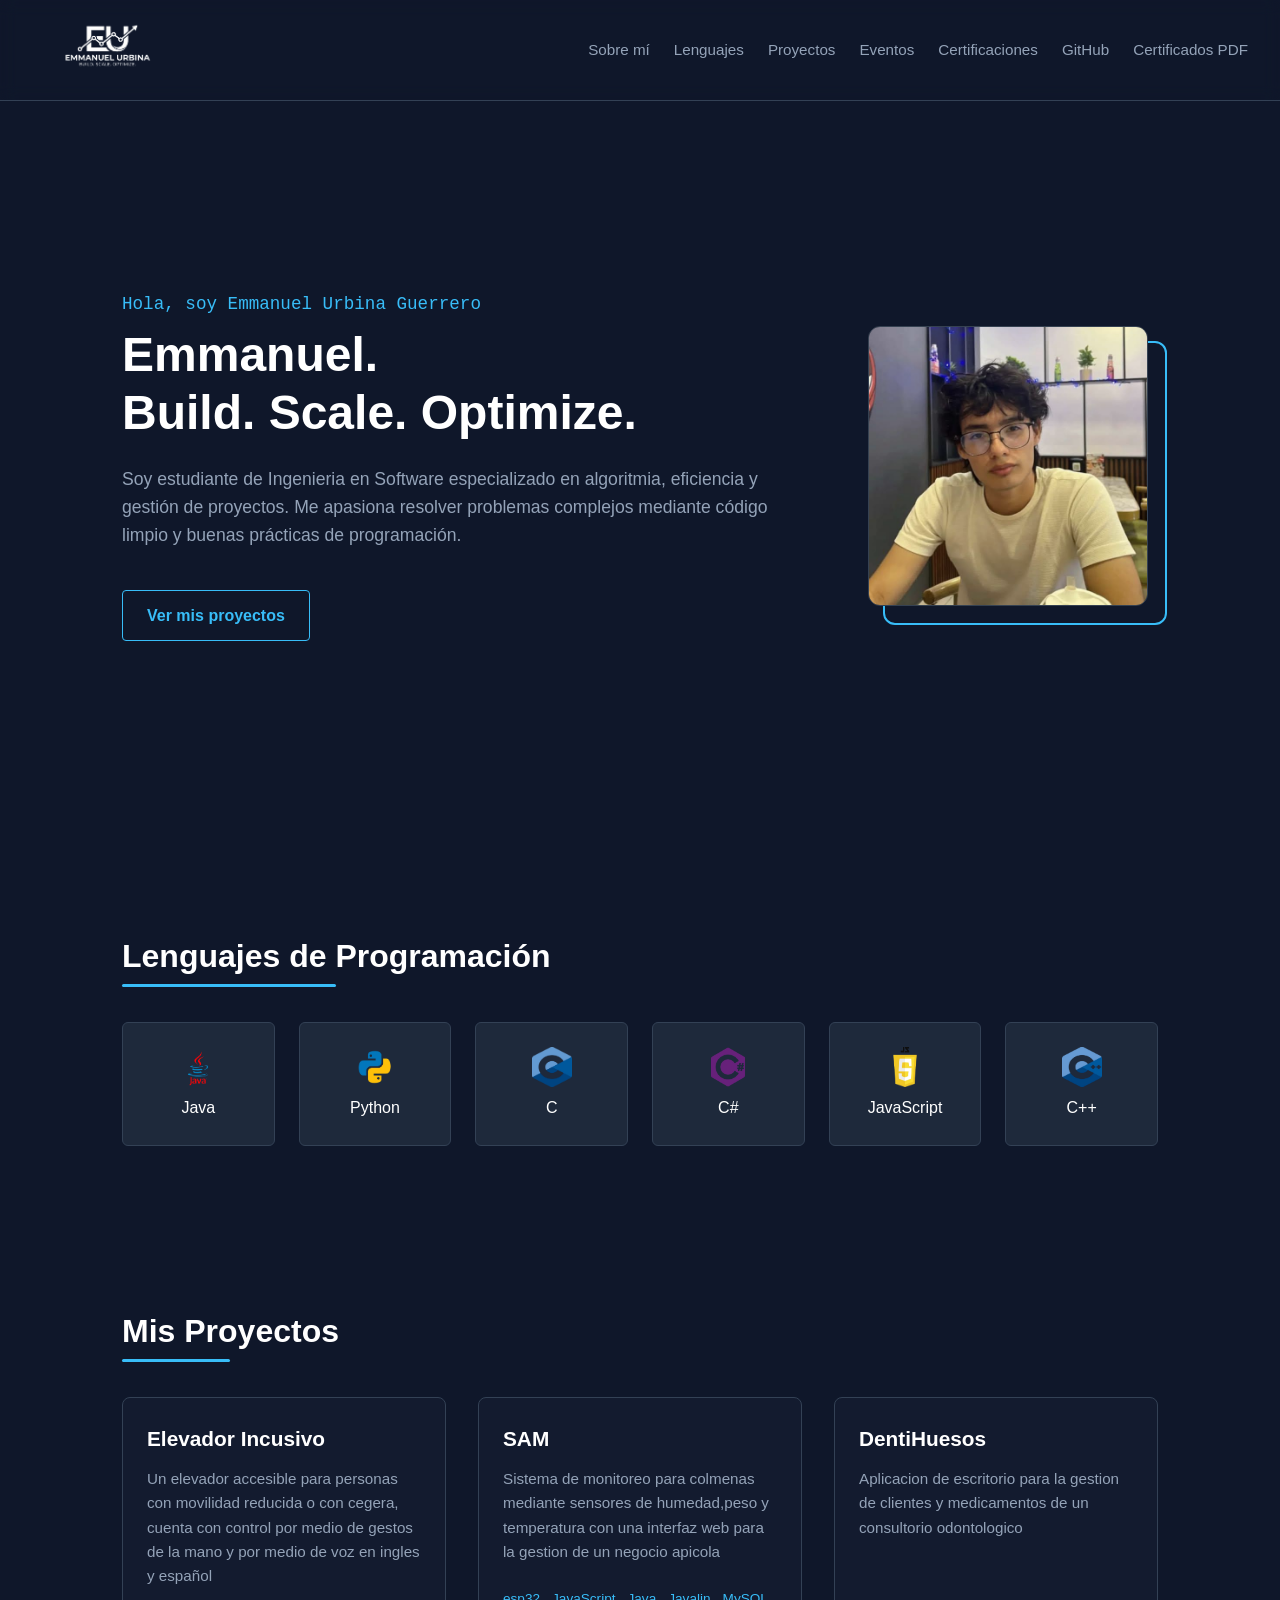
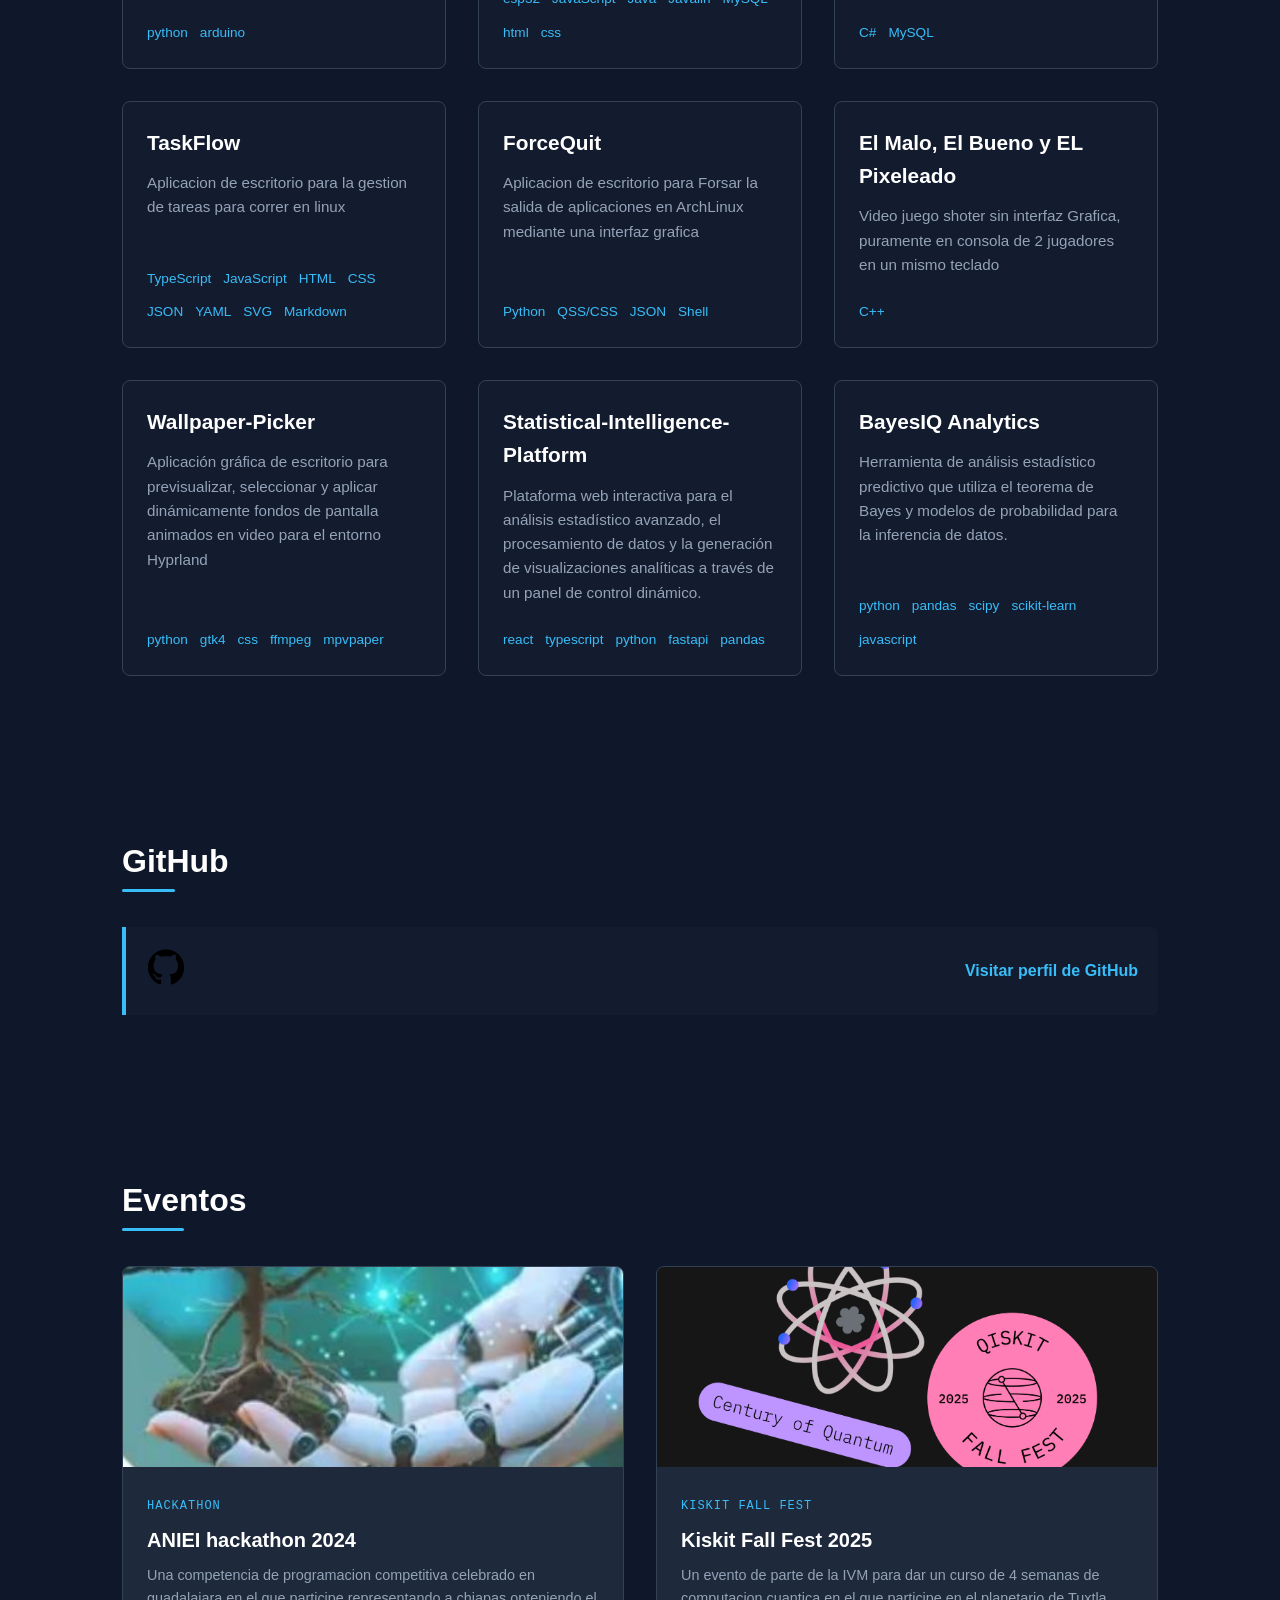
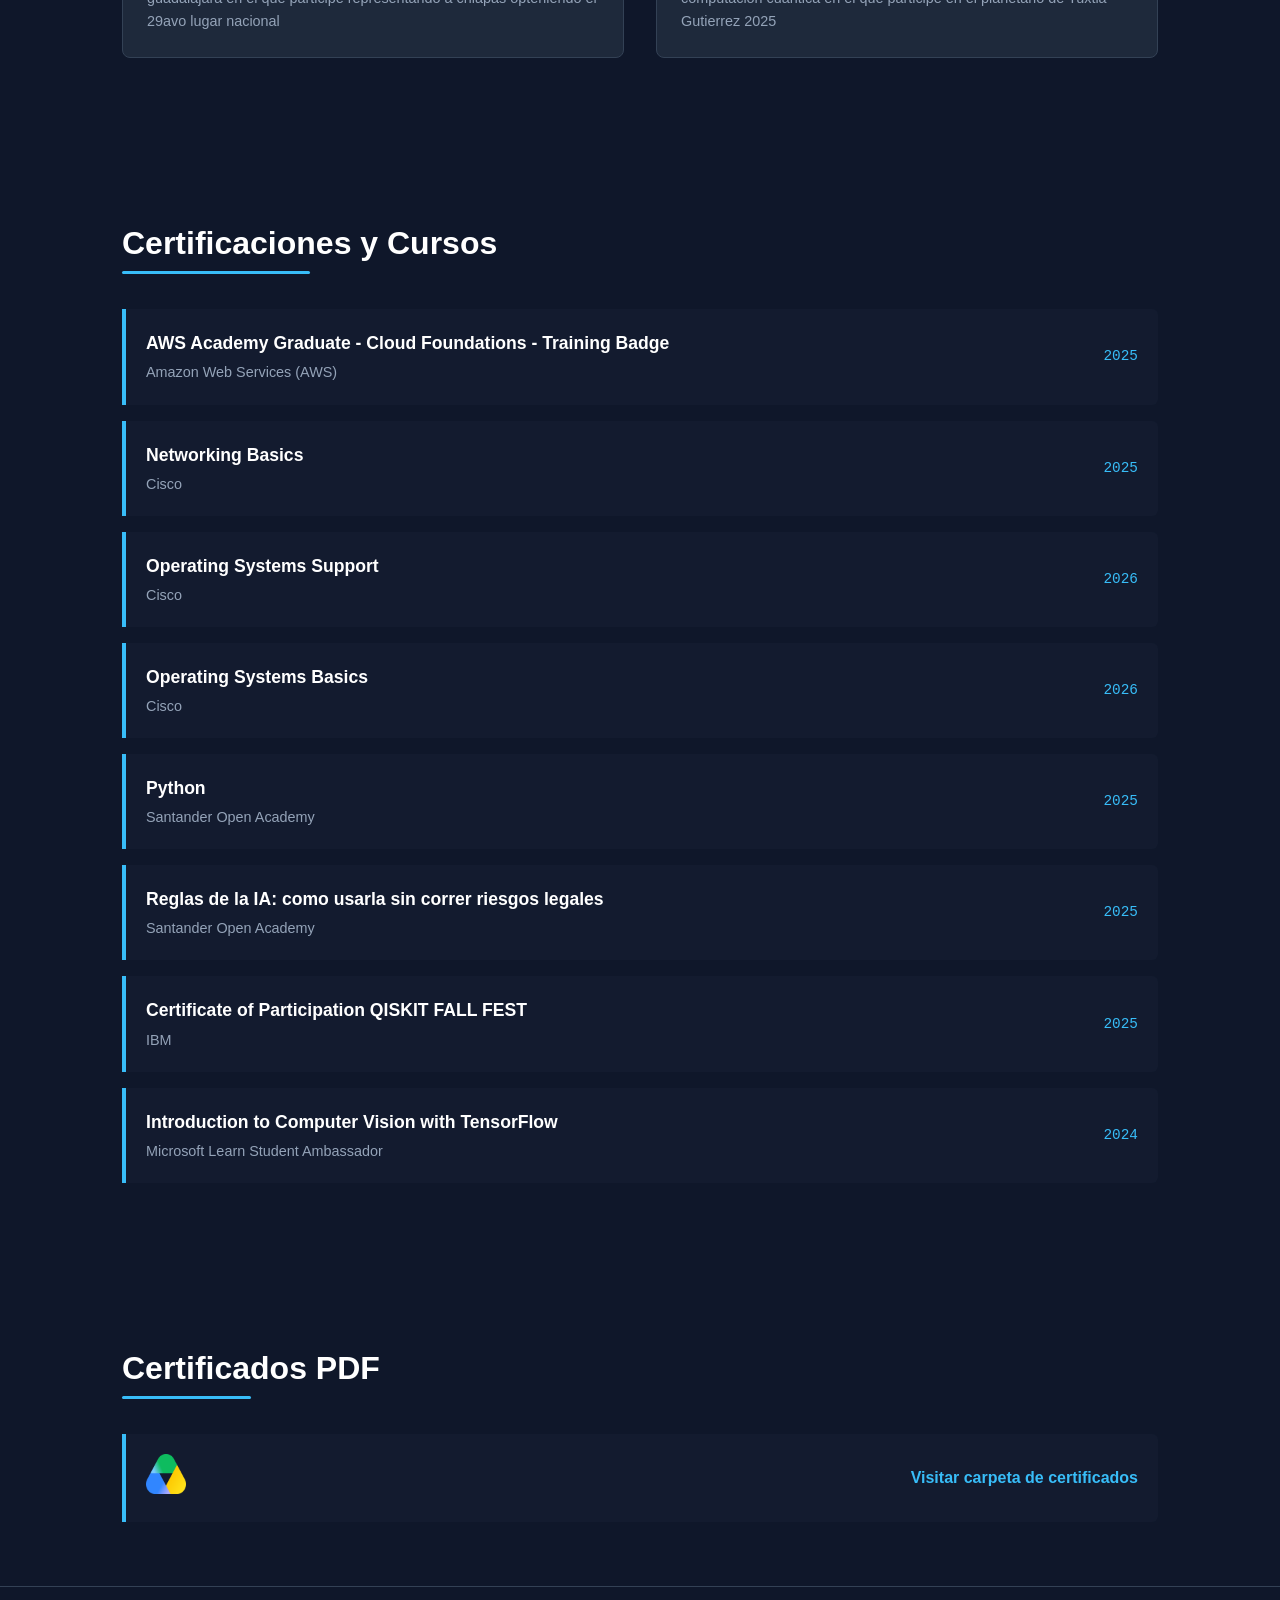
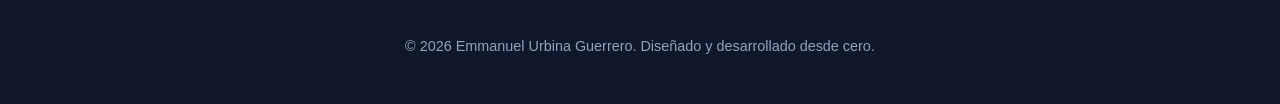
<file: landing.html>
<!DOCTYPE html>
<html lang="es">
<head>
    <meta charset="UTF-8">
    <meta name="viewport" content="width=device-width, initial-scale=1.0">
    <title>Emmanuel | Ingeniero en Software</title>
    <link rel="stylesheet" href="./landing.css">
</head>
<body>

    <header>
        <nav class="nav-container">
            <a href="#" class="logo"><img class="logo-img" src="../img/logoLanding.png" alt="Logo de la página"></a>
            <ul class="nav-links">
                <li><a href="#sobre-mi">Sobre mí</a></li>
                <li><a href="#lenguajes">Lenguajes</a></li>
                <li><a href="#proyectos">Proyectos</a></li>
                <li><a href="#eventos">Eventos</a></li>
                <li><a href="#certificaciones">Certificaciones</a></li>
                <li><a href="#GitHup">GitHub</a></li>
                <li><a href="#CertificadosPDF">Certificados PDF</a></li>
            </ul>
        </nav>
    </header>

    <section id="sobre-mi">
        <div class="sobre-mi-container">
            <div class="sobre-mi-texto">
                <p class="hero-sub">Hola, soy Emmanuel Urbina Guerrero</p>
                <h1 class="hero-titulo">Emmanuel.<br>Build. Scale. Optimize.</h1>
                <p class="hero-descripcion">
                    Soy estudiante de Ingenieria en Software especializado en algoritmia, eficiencia y gestión de proyectos. Me apasiona resolver problemas complejos mediante código limpio y buenas prácticas de programación.
                </p>
                <div>
                    <a href="#proyectos" class="btn-cta">Ver mis proyectos</a>
                </div>
            </div>
            
            <div class="sobre-mi-foto-wrapper">
                <div class="sobre-mi-foto-marco">
                    <img class="perfil-img" src="../img/yo.png" alt="Fotografía de Emmanuel Urbina Guerrero">
                </div>
            </div>
        </div>
    </section>

    <section id="lenguajes">
        <h2 class="titulo-seccion">Lenguajes de Programación</h2>
        <div class="skills-grid">
            <div class="skill-card">
                <img src="../img/logojava.png" alt="Descripción del icono" width="40" height="40">
                <p>Java</p>
            </div>
            <div class="skill-card">
                <img src="../img/logopython.png" alt="Descripción del icono" width="40" height="40">
                <p>Python</p>
            </div>
            <div class="skill-card">
                <img src="../img/logoc.png" alt="Descripción del icono" width="40" height="40">
                <p>C</p>
            </div>
            <div class="skill-card">
                <img src="../img/logocsharp.png" alt="Descripción del icono" width="40" height="40">
                <p>C#</p>
            </div>
            <div class="skill-card">
                <img src="../img/logojs.png" alt="Descripción del icono" width="40" height="40">
                <p>JavaScript</p>
            </div>
            <div class="skill-card">
                <img src="../img/logoc++.png" alt="Descripción del icono" width="40" height="40">
                <p>C++</p>
            </div>
        </div>
    </section>

    <section id="proyectos">
        <h2 class="titulo-seccion">Mis Proyectos</h2>
        <div class="proyectos-grid">
            <div class="proyecto-card">
                <div class="proyecto-info">
                    <h3 class="proyecto-titulo">Elevador Incusivo</h3>
                    <p class="proyecto-desc">Un elevador accesible para personas con movilidad reducida o con cegera, cuenta con control por medio de gestos de la mano y por medio de voz en ingles y español</p>
                    <ul class="proyecto-tech">
                        <li>python</li>
                        <li>arduino</li>
                    </ul>
                </div>
            </div>
            <div class="proyecto-card">
                <div class="proyecto-info">
                    <h3 class="proyecto-titulo">SAM</h3>
                    <p class="proyecto-desc">Sistema de monitoreo para colmenas mediante sensores de humedad,peso y temperatura con una interfaz web para la gestion de un negocio apicola</p>
                    <ul class="proyecto-tech">
                        <li>esp32</li>
                        <li>JavaScript</li>
                        <li>Java</li>
                        <li>Javalin</li>
                        <li>MySQL</li>
                        <li>html</li>
                        <li>css</li>
                    </ul>
                </div>
            </div>
            <div class="proyecto-card">
                <div class="proyecto-info">
                    <h3 class="proyecto-titulo">DentiHuesos</h3>
                    <p class="proyecto-desc">Aplicacion de escritorio para la gestion de clientes y medicamentos de un consultorio odontologico</p>
                    <ul class="proyecto-tech">
                        <li>C#</li>
                        <li>MySQL</li>
                    </ul>
                </div>
            </div>
            <div class="proyecto-card">
                <div class="proyecto-info">
                    <h3 class="proyecto-titulo">TaskFlow</h3>
                    <p class="proyecto-desc">Aplicacion de escritorio para la gestion de tareas para correr en linux</p>
                    <ul class="proyecto-tech">
                        <li>TypeScript</li>
                        <li>JavaScript</li>
                        <li>HTML</li>
                        <li>CSS</li>
                        <li>JSON</li>
                        <li>YAML</li>
                        <li>SVG</li>
                        <li>Markdown</li>
                    </ul>
                </div>
            </div>
            <div class="proyecto-card">
                <div class="proyecto-info">
                    <h3 class="proyecto-titulo">ForceQuit</h3>
                    <p class="proyecto-desc">Aplicacion de escritorio para Forsar la salida de aplicaciones en ArchLinux mediante una interfaz grafica</p>
                    <ul class="proyecto-tech">
                        <li>Python</li>
                        <li>QSS/CSS</li>
                        <li>JSON</li>
                        <li>Shell</li>
                    </ul>
                </div>
            </div>
            <div class="proyecto-card">
                <div class="proyecto-info">
                    <h3 class="proyecto-titulo">El Malo, El Bueno y EL Pixeleado</h3>
                    <p class="proyecto-desc">Video juego shoter sin interfaz Grafica, puramente en consola de 2 jugadores en un mismo teclado</p>
                    <ul class="proyecto-tech">
                        <li>C++</li>
                    </ul>
                </div>
            </div>
            <div class="proyecto-card">
                <div class="proyecto-info">
                    <h3 class="proyecto-titulo">Wallpaper-Picker</h3>
                    <p class="proyecto-desc">Aplicación gráfica de escritorio para previsualizar, seleccionar y aplicar dinámicamente fondos de pantalla animados en video para el entorno Hyprland</p>
                    <ul class="proyecto-tech">
                        <li>python</li>
                        <li>gtk4</li>
                        <li>css</li>
                        <li>ffmpeg</li>
                        <li>mpvpaper</li>
                    </ul>
                </div>
            </div>
            <div class="proyecto-card">
                <div class="proyecto-info">
                    <h3 class="proyecto-titulo">Statistical-Intelligence-Platform</h3>
                    <p class="proyecto-desc">Plataforma web interactiva para el análisis estadístico avanzado, el procesamiento de datos y la generación de visualizaciones analíticas a través de un panel de control dinámico.</p>
                    <ul class="proyecto-tech">
                        <li>react</li>
                        <li>typescript</li>
                        <li>python</li>
                        <li>fastapi</li>
                        <li>pandas</li>
                    </ul>
                </div>
            </div> 
            <div class="proyecto-card">
                <div class="proyecto-info">
                    <h3 class="proyecto-titulo">BayesIQ Analytics</h3>
                    <p class="proyecto-desc">Herramienta de análisis estadístico predictivo que utiliza el teorema de Bayes y modelos de probabilidad para la inferencia de datos.</p>
                    <ul class="proyecto-tech">
                        <li>python</li>
                        <li>pandas</li>
                        <li>scipy</li>
                        <li>scikit-learn</li>
                        <li>javascript</li>
                    </ul>
                </div>
            </div>     
        </div>
    </section>
    <section id="GitHup">
        <h2 class="titulo-seccion">GitHub</h2>
        <div class="cert-lista">
            <div class="cert-item">
                <div class="logo-github">
                    <img src="../img/githuplogo.png" alt="GitHub Logo" width="40" height="40">
                </div>
                <div class="cert-info">
                    <a class="btn btn-primary" href="https://github.com/EmmanuelEUG" target="_blank">Visitar perfil de GitHub</a>
                </div>
            </div>
        </div>
    </section>
    <section id="eventos">
        <h2 class="titulo-seccion">Eventos</h2>
        <div class="eventos-grid">
            <div class="evento-card">
                <div class="evento-contenedor-img">
                    <img class="evento-img" src="../img/congresoaniei.jpeg" alt="Hackathon">
                </div>
                <div class="evento-info">
                    <span class="evento-tag">Hackathon</span>
                    <h3 class="evento-titulo">ANIEI hackathon 2024</h3>
                    <p class="evento-desc">Una competencia de programacion competitiva celebrado en guadalajara en el que participe representando a chiapas opteniendo el 29avo lugar nacional</p>
                </div>
            </div>
            <div class="evento-card">
                <div class="evento-contenedor-img">
                    <img class="evento-img" src="../img/kiskitFallFest.png" alt="Conferencia">
                </div>
                <div class="evento-info">
                    <span class="evento-tag">Kiskit Fall Fest</span>
                    <h3 class="evento-titulo">Kiskit Fall Fest 2025</h3>
                    <p class="evento-desc">Un evento de parte de la IVM para dar un curso de 4 semanas de computacion cuantica en el que participe en el planetario de Tuxtla Gutierrez 2025</p>
                </div>
            </div>
        </div>
    </section>

    <section id="certificaciones">
        <h2 class="titulo-seccion">Certificaciones y Cursos</h2>
        <div class="cert-lista">
            <div class="cert-item">
                <div class="cert-info">
                    <h3>AWS Academy Graduate - Cloud Foundations - Training Badge</h3>
                    <p>Amazon Web Services (AWS)</p>
                </div>
                <div class="cert-fecha">2025</div>
            </div>
            <div class="cert-item">
                <div class="cert-info">
                    <h3>Networking Basics</h3>
                    <p>Cisco</p>
                </div>
                <div class="cert-fecha">2025</div>
            </div>
            <div class="cert-item">
                <div class="cert-info">
                    <h3>Operating Systems Support</h3>
                    <p>Cisco</p>
                </div>
                <div class="cert-fecha">2026</div>
            </div>
            <div class="cert-item">
                <div class="cert-info">
                    <h3>Operating Systems Basics</h3>
                    <p>Cisco</p>
                </div>
                <div class="cert-fecha">2026</div>
            </div>
            <div class="cert-item">
                <div class="cert-info">
                    <h3>Python</h3>
                    <p>Santander Open Academy</p>
                </div>
                <div class="cert-fecha">2025</div>
            </div>
            <div class="cert-item">
                <div class="cert-info">
                    <h3>Reglas de la IA: como usarla sin correr riesgos
legales</h3>
                    <p>Santander Open Academy</p>
                </div>
                <div class="cert-fecha">2025</div>
            </div>
            <div class="cert-item">
                <div class="cert-info">
                    <h3>Certificate of Participation QISKIT FALL FEST</h3>
                    <p>IBM</p>
                </div>
                <div class="cert-fecha">2025</div>
            </div>
            <div class="cert-item">
                <div class="cert-info">
                    <h3>Introduction to Computer Vision with
TensorFlow</h3>
                    <p>Microsoft Learn Student Ambassador</p>
                </div>
                <div class="cert-fecha">2024</div>
            </div>
        </div>
    </section>
    
    <section id="CertificadosPDF">
        <h2 class="titulo-seccion">Certificados PDF</h2>
        <div class="cert-lista">
            <div class="cert-item">
                <div class="drive-logo">
                    <img src="../img/drivelogo.webp" alt="Drive Logo" width="40" height="40">
                </div>
                <div class="cert-info">
                    <a class="btn btn-primary" href="https://drive.google.com/drive/folders/15ldiQJsAP71DhlpqLGA1FNK6AiKXH-TG?usp=sharing" target="_blank">Visitar carpeta de certificados</a>
                </div>
            </div>
        </div>
    </section>
    <footer>
        <p>&copy; 2026 Emmanuel Urbina Guerrero. Diseñado y desarrollado desde cero.</p>
    </footer>
</body>
</html>
</file>
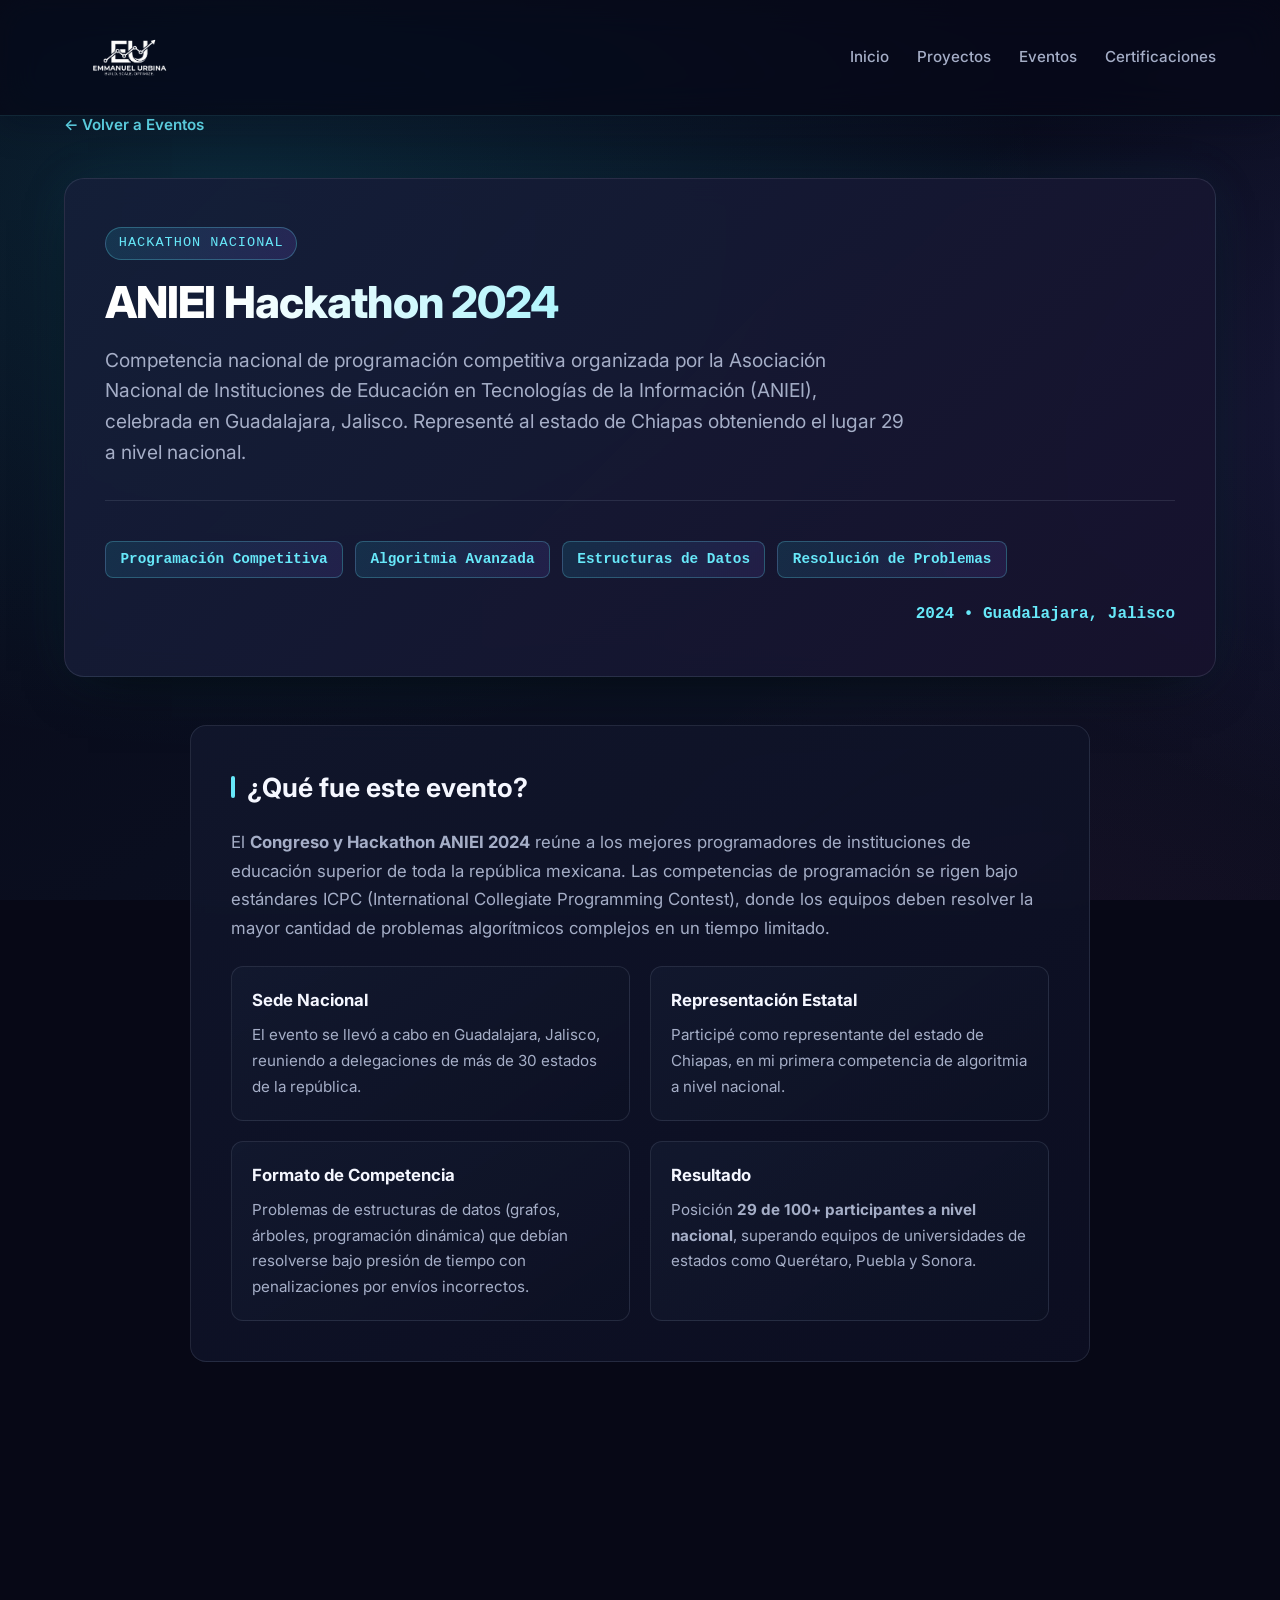
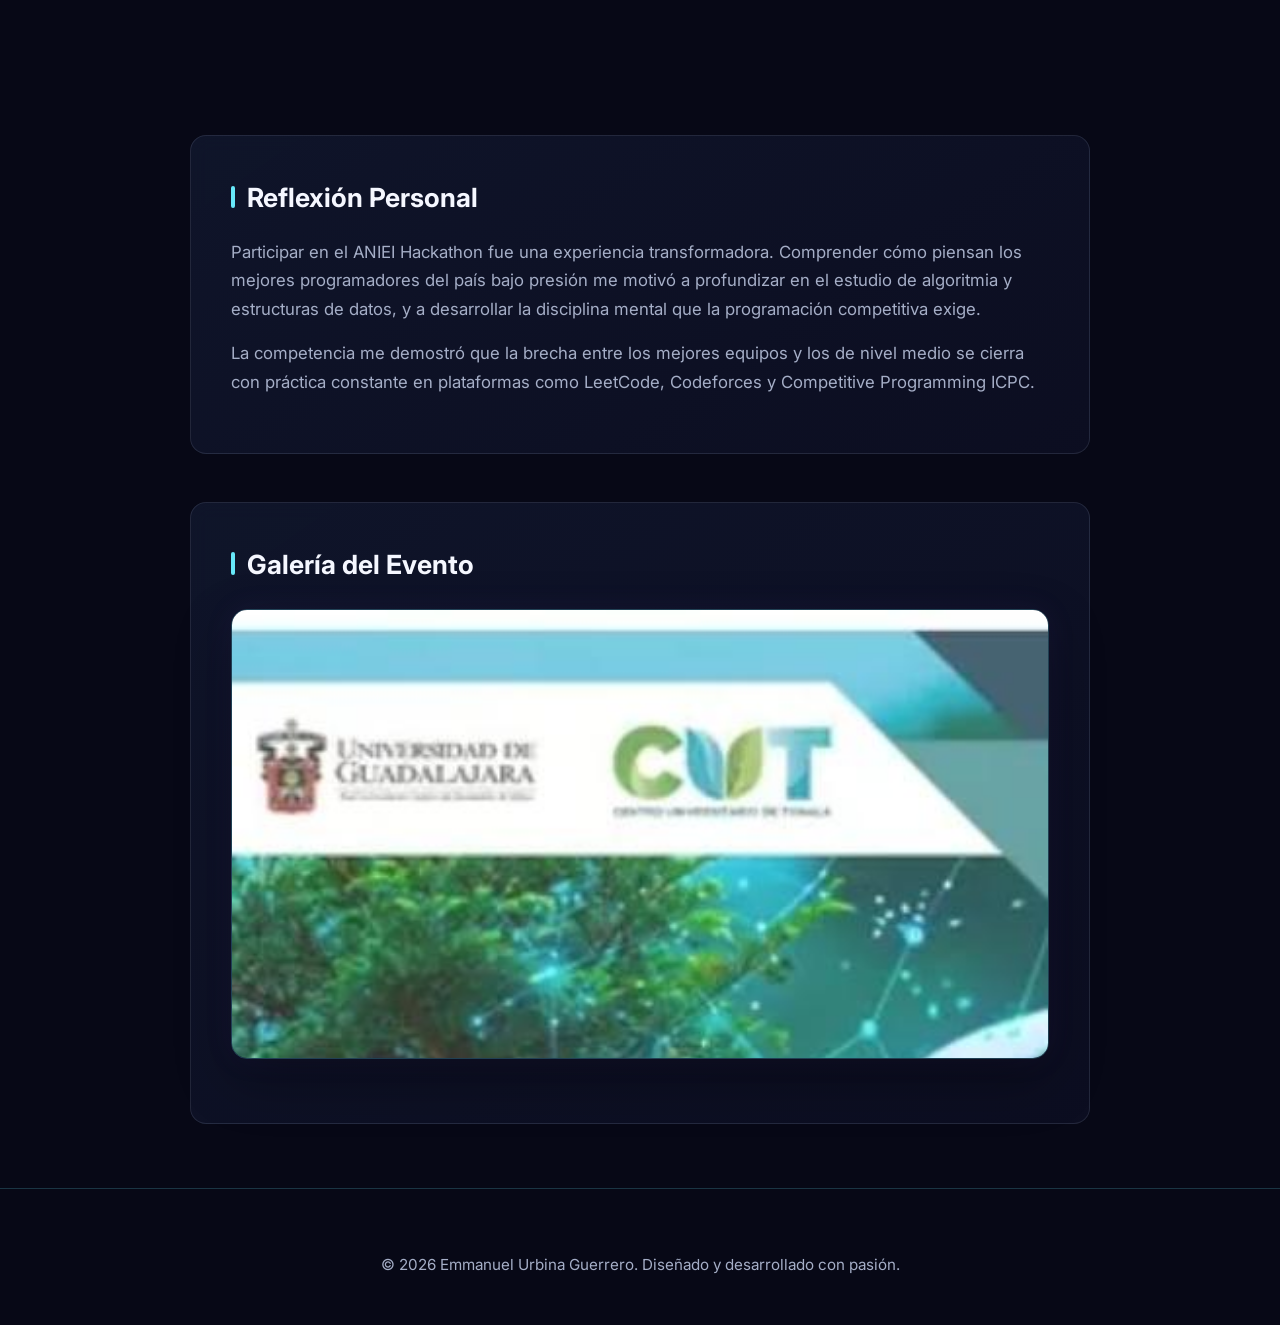
<file: events/aniei-hackathon-2024.html>
<!DOCTYPE html>
<html lang="es">
<head>
    <meta charset="UTF-8">
    <meta name="viewport" content="width=device-width, initial-scale=1.0">
    <title>ANIEI Hackathon 2024 | Blog de Evento</title>
    <link rel="stylesheet" href="../style.css">
    <link rel="preconnect" href="https://fonts.googleapis.com">
    <link rel="preconnect" href="https://fonts.gstatic.com" crossorigin>
    <link href="https://fonts.googleapis.com/css2?family=Inter:wght@400;500;600;700;800&display=swap" rel="stylesheet">
</head>
<body>

    <header>
        <nav class="nav-container">
            <a href="../index.html" class="logo">
                <img class="logo-img" src="../img/logoLanding.png" alt="Logo Emmanuel">
            </a>
            <ul class="nav-links">
                <li><a href="../index.html#sobre-mi">Inicio</a></li>
                <li><a href="../index.html#proyectos">Proyectos</a></li>
                <li><a href="../index.html#eventos">Eventos</a></li>
                <li><a href="../index.html#certificaciones">Certificaciones</a></li>
            </ul>
            <button class="nav-toggle" aria-label="Abrir menú">
                <span></span>
                <span></span>
                <span></span>
            </button>
        </nav>
    </header>

    <section style="padding-top: 7rem;">
        <div class="blog-header-nav">
            <a href="../index.html#eventos" class="btn-back">
                &#8592; Volver a Eventos
            </a>
        </div>

        <article class="blog-hero">
            <span class="blog-category-tag">Hackathon Nacional</span>
            <h1 class="blog-title">ANIEI Hackathon 2024</h1>
            <p class="blog-subtitle">
                Competencia nacional de programación competitiva organizada por la Asociación Nacional de Instituciones de Educación en Tecnologías de la Información (ANIEI), celebrada en Guadalajara, Jalisco. Representé al estado de Chiapas obteniendo el lugar 29 a nivel nacional.
            </p>
            <div class="blog-meta-group">
                <div class="tech-grid">
                    <span class="tech-badge-large">Programación Competitiva</span>
                    <span class="tech-badge-large">Algoritmia Avanzada</span>
                    <span class="tech-badge-large">Estructuras de Datos</span>
                    <span class="tech-badge-large">Resolución de Problemas</span>
                </div>
                <span style="margin-left: auto; font-family: monospace; color: var(--acento); font-size: 1rem; font-weight: 700;">
                    2024 &bull; Guadalajara, Jalisco
                </span>
            </div>
        </article>

        <div class="blog-content">
            <div class="blog-section">
                <h2>¿Qué fue este evento?</h2>
                <p>
                    El <strong>Congreso y Hackathon ANIEI 2024</strong> reúne a los mejores programadores de instituciones de educación superior de toda la república mexicana. Las competencias de programación se rigen bajo estándares ICPC (International Collegiate Programming Contest), donde los equipos deben resolver la mayor cantidad de problemas algorítmicos complejos en un tiempo limitado.
                </p>
                <div class="feature-list">
                    <div class="feature-item">
                        <h4>Sede Nacional</h4>
                        <p>El evento se llevó a cabo en Guadalajara, Jalisco, reuniendo a delegaciones de más de 30 estados de la república.</p>
                    </div>
                    <div class="feature-item">
                        <h4>Representación Estatal</h4>
                        <p>Participé como representante del estado de Chiapas, en mi primera competencia de algoritmia a nivel nacional.</p>
                    </div>
                    <div class="feature-item">
                        <h4>Formato de Competencia</h4>
                        <p>Problemas de estructuras de datos (grafos, árboles, programación dinámica) que debían resolverse bajo presión de tiempo con penalizaciones por envíos incorrectos.</p>
                    </div>
                    <div class="feature-item">
                        <h4>Resultado</h4>
                        <p>Posición <strong>29 de 100+ participantes a nivel nacional</strong>, superando equipos de universidades de estados como Querétaro, Puebla y Sonora.</p>
                    </div>
                </div>
            </div>

            <div class="blog-section">
                <h2>Temáticas Abordadas</h2>
                <p>
                    Durante la competencia, los problemas cubrieron un amplio espectro de algoritmia avanzada:
                </p>
                <div class="tech-grid" style="margin-top: 1rem;">
                    <span class="tech-badge-large">Grafos BFS/DFS</span>
                    <span class="tech-badge-large">Programación Dinámica</span>
                    <span class="tech-badge-large">Backtracking</span>
                    <span class="tech-badge-large">Búsqueda Binaria</span>
                    <span class="tech-badge-large">Ordenamientos Avanzados</span>
                    <span class="tech-badge-large">Geometría Computacional</span>
                </div>
            </div>

            <div class="blog-section">
                <h2>Reflexión Personal</h2>
                <p>
                    Participar en el ANIEI Hackathon fue una experiencia transformadora. Comprender cómo piensan los mejores programadores del país bajo presión me motivó a profundizar en el estudio de algoritmia y estructuras de datos, y a desarrollar la disciplina mental que la programación competitiva exige.
                </p>
                <p>
                    La competencia me demostró que la brecha entre los mejores equipos y los de nivel medio se cierra con práctica constante en plataformas como LeetCode, Codeforces y Competitive Programming ICPC.
                </p>
            </div>

            <div class="blog-section">
                <h2>Galería del Evento</h2>
                <div class="blog-img-container">
                    <img src="../img/congresoaniei.jpeg" alt="Congreso ANIEI 2024 - Hackathon Nacional">
                </div>
            </div>
        </div>
    </section>

    <footer>
        <p>&copy; 2026 Emmanuel Urbina Guerrero. Diseñado y desarrollado con pasión.</p>
    </footer>

    <script src="../script.js"></script>
</body>
</html>
</file>
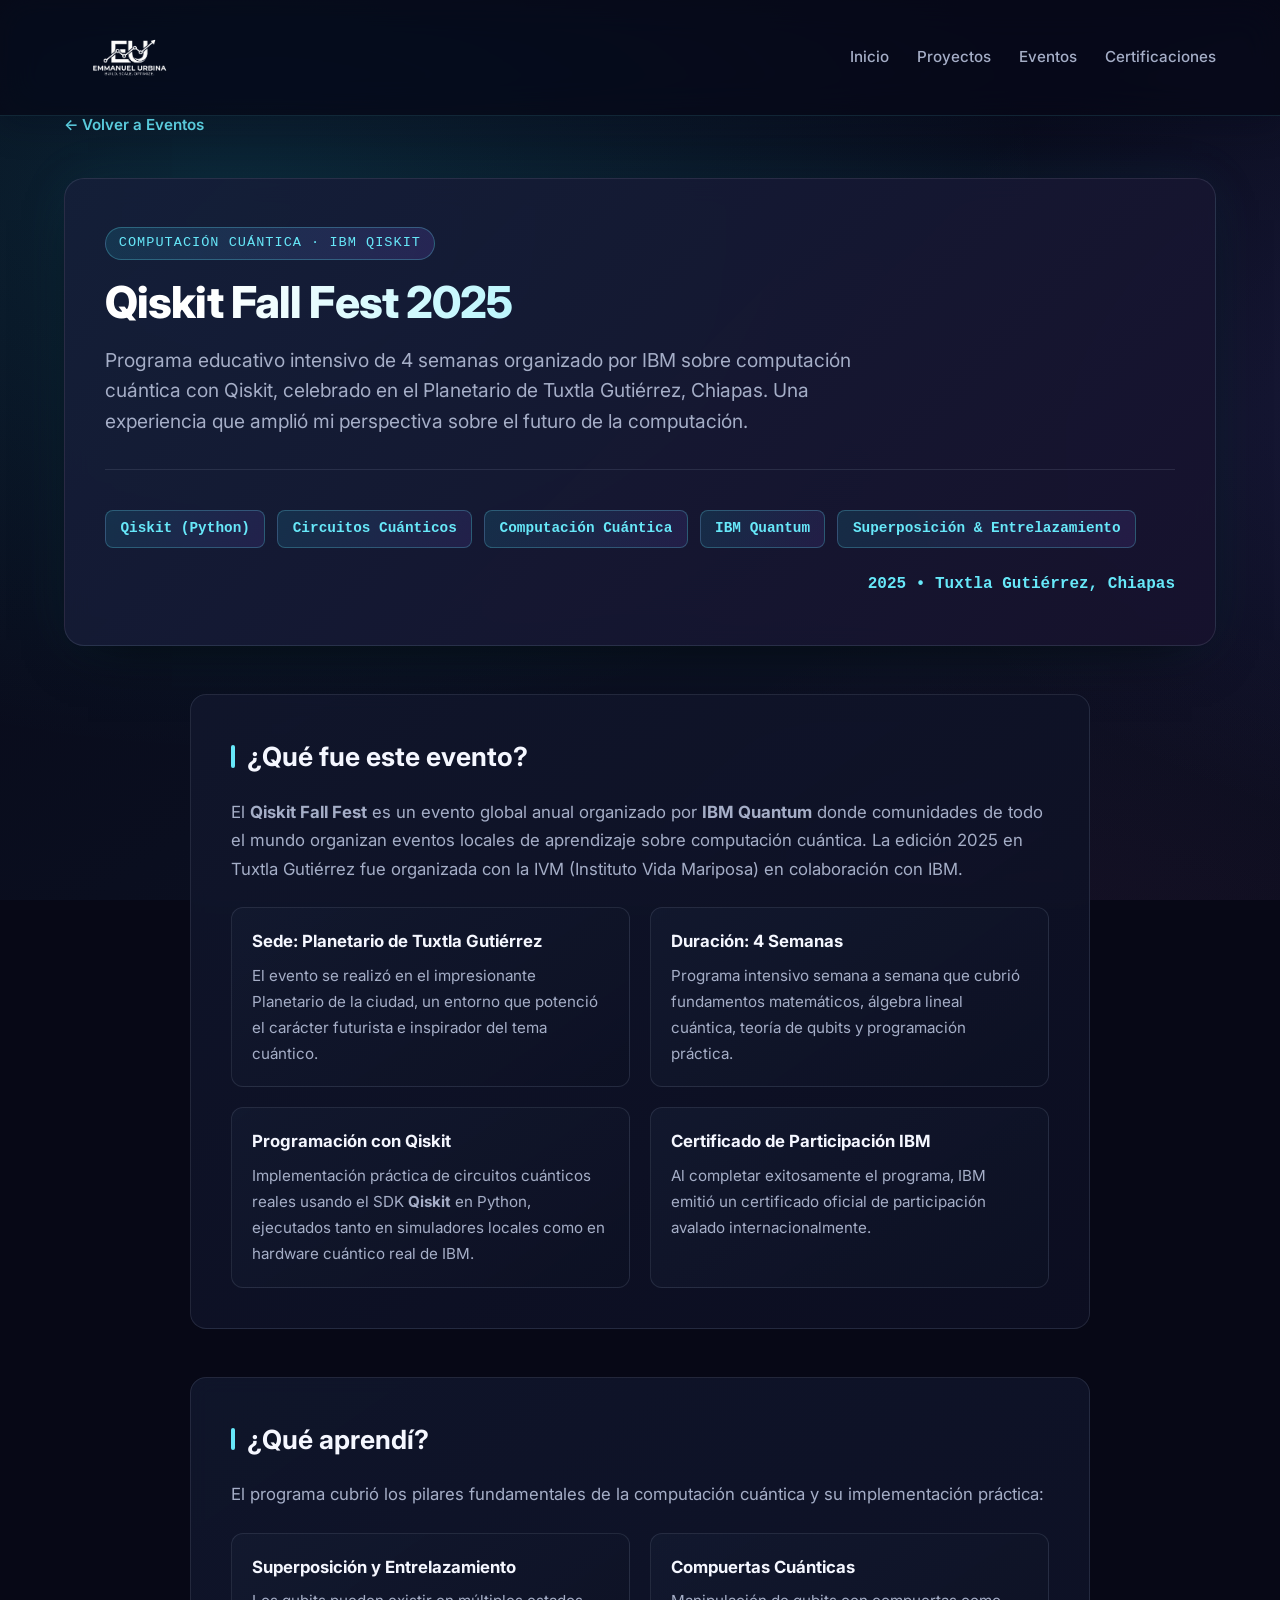
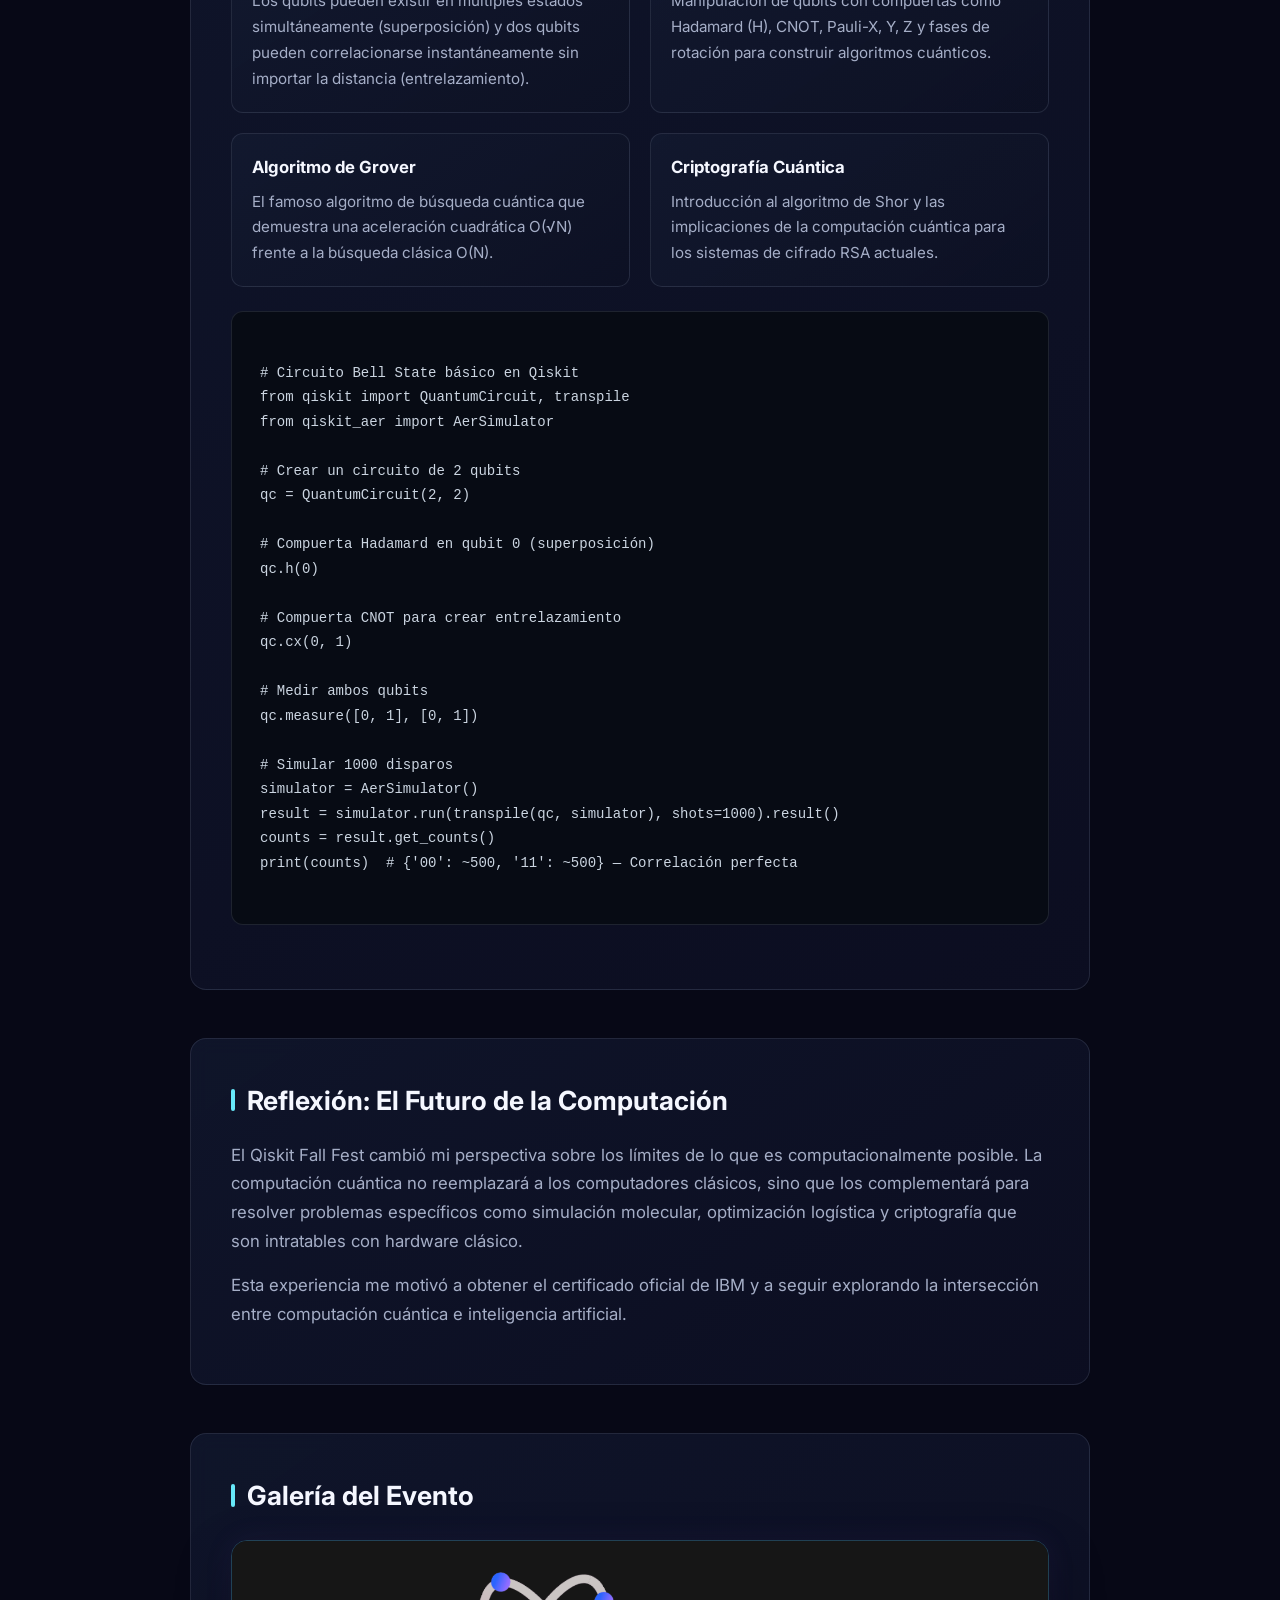
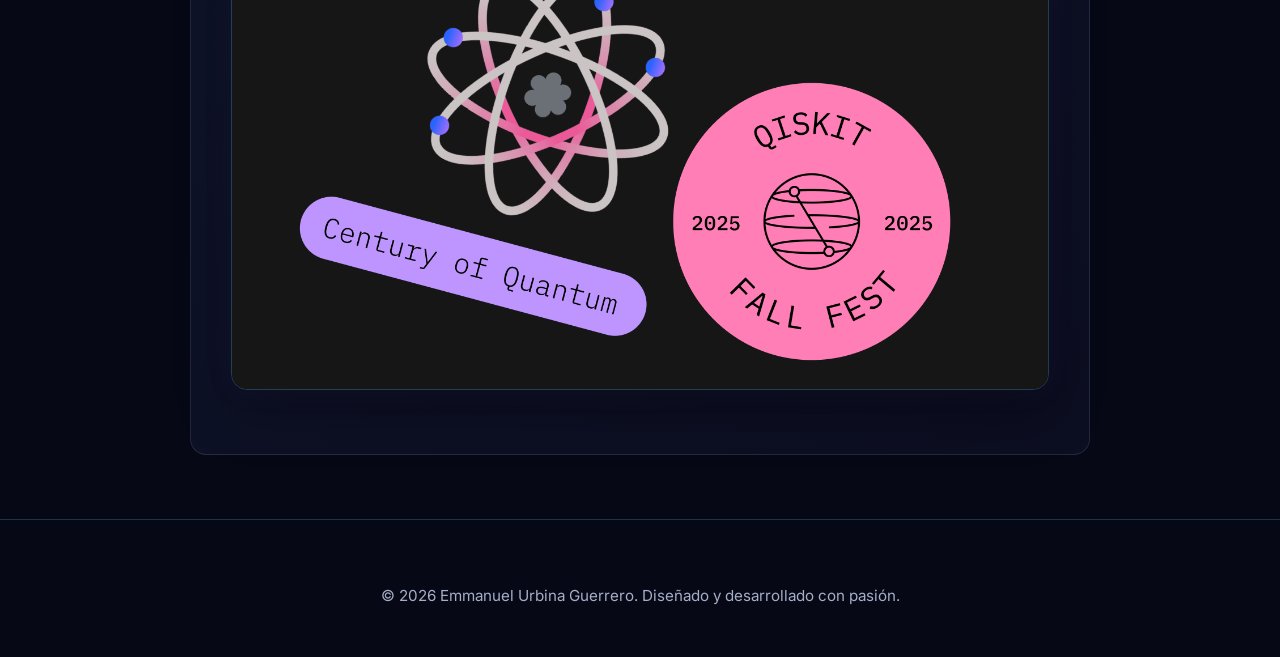
<file: events/qiskit-fall-fest-2025.html>
<!DOCTYPE html>
<html lang="es">
<head>
    <meta charset="UTF-8">
    <meta name="viewport" content="width=device-width, initial-scale=1.0">
    <title>Qiskit Fall Fest 2025 | Blog de Evento</title>
    <link rel="stylesheet" href="../style.css">
    <link rel="preconnect" href="https://fonts.googleapis.com">
    <link rel="preconnect" href="https://fonts.gstatic.com" crossorigin>
    <link href="https://fonts.googleapis.com/css2?family=Inter:wght@400;500;600;700;800&display=swap" rel="stylesheet">
</head>
<body>

    <header>
        <nav class="nav-container">
            <a href="../index.html" class="logo">
                <img class="logo-img" src="../img/logoLanding.png" alt="Logo Emmanuel">
            </a>
            <ul class="nav-links">
                <li><a href="../index.html#sobre-mi">Inicio</a></li>
                <li><a href="../index.html#proyectos">Proyectos</a></li>
                <li><a href="../index.html#eventos">Eventos</a></li>
                <li><a href="../index.html#certificaciones">Certificaciones</a></li>
            </ul>
            <button class="nav-toggle" aria-label="Abrir menú">
                <span></span>
                <span></span>
                <span></span>
            </button>
        </nav>
    </header>

    <section style="padding-top: 7rem;">
        <div class="blog-header-nav">
            <a href="../index.html#eventos" class="btn-back">
                &#8592; Volver a Eventos
            </a>
        </div>

        <article class="blog-hero">
            <span class="blog-category-tag">Computación Cuántica · IBM Qiskit</span>
            <h1 class="blog-title">Qiskit Fall Fest 2025</h1>
            <p class="blog-subtitle">
                Programa educativo intensivo de 4 semanas organizado por IBM sobre computación cuántica con Qiskit, celebrado en el Planetario de Tuxtla Gutiérrez, Chiapas. Una experiencia que amplió mi perspectiva sobre el futuro de la computación.
            </p>
            <div class="blog-meta-group">
                <div class="tech-grid">
                    <span class="tech-badge-large">Qiskit (Python)</span>
                    <span class="tech-badge-large">Circuitos Cuánticos</span>
                    <span class="tech-badge-large">Computación Cuántica</span>
                    <span class="tech-badge-large">IBM Quantum</span>
                    <span class="tech-badge-large">Superposición & Entrelazamiento</span>
                </div>
                <span style="margin-left: auto; font-family: monospace; color: var(--acento); font-size: 1rem; font-weight: 700;">
                    2025 &bull; Tuxtla Gutiérrez, Chiapas
                </span>
            </div>
        </article>

        <div class="blog-content">
            <div class="blog-section">
                <h2>¿Qué fue este evento?</h2>
                <p>
                    El <strong>Qiskit Fall Fest</strong> es un evento global anual organizado por <strong>IBM Quantum</strong> donde comunidades de todo el mundo organizan eventos locales de aprendizaje sobre computación cuántica. La edición 2025 en Tuxtla Gutiérrez fue organizada con la IVM (Instituto Vida Mariposa) en colaboración con IBM.
                </p>
                <div class="feature-list">
                    <div class="feature-item">
                        <h4>Sede: Planetario de Tuxtla Gutiérrez</h4>
                        <p>El evento se realizó en el impresionante Planetario de la ciudad, un entorno que potenció el carácter futurista e inspirador del tema cuántico.</p>
                    </div>
                    <div class="feature-item">
                        <h4>Duración: 4 Semanas</h4>
                        <p>Programa intensivo semana a semana que cubrió fundamentos matemáticos, álgebra lineal cuántica, teoría de qubits y programación práctica.</p>
                    </div>
                    <div class="feature-item">
                        <h4>Programación con Qiskit</h4>
                        <p>Implementación práctica de circuitos cuánticos reales usando el SDK <strong>Qiskit</strong> en Python, ejecutados tanto en simuladores locales como en hardware cuántico real de IBM.</p>
                    </div>
                    <div class="feature-item">
                        <h4>Certificado de Participación IBM</h4>
                        <p>Al completar exitosamente el programa, IBM emitió un certificado oficial de participación avalado internacionalmente.</p>
                    </div>
                </div>
            </div>

            <div class="blog-section">
                <h2>¿Qué aprendí?</h2>
                <p>
                    El programa cubrió los pilares fundamentales de la computación cuántica y su implementación práctica:
                </p>
                <div class="feature-list">
                    <div class="feature-item">
                        <h4>Superposición y Entrelazamiento</h4>
                        <p>Los qubits pueden existir en múltiples estados simultáneamente (superposición) y dos qubits pueden correlacionarse instantáneamente sin importar la distancia (entrelazamiento).</p>
                    </div>
                    <div class="feature-item">
                        <h4>Compuertas Cuánticas</h4>
                        <p>Manipulación de qubits con compuertas como Hadamard (H), CNOT, Pauli-X, Y, Z y fases de rotación para construir algoritmos cuánticos.</p>
                    </div>
                    <div class="feature-item">
                        <h4>Algoritmo de Grover</h4>
                        <p>El famoso algoritmo de búsqueda cuántica que demuestra una aceleración cuadrática O(√N) frente a la búsqueda clásica O(N).</p>
                    </div>
                    <div class="feature-item">
                        <h4>Criptografía Cuántica</h4>
                        <p>Introducción al algoritmo de Shor y las implicaciones de la computación cuántica para los sistemas de cifrado RSA actuales.</p>
                    </div>
                </div>

                <pre class="code-block"><code>
# Circuito Bell State básico en Qiskit
from qiskit import QuantumCircuit, transpile
from qiskit_aer import AerSimulator

# Crear un circuito de 2 qubits
qc = QuantumCircuit(2, 2)

# Compuerta Hadamard en qubit 0 (superposición)
qc.h(0)

# Compuerta CNOT para crear entrelazamiento
qc.cx(0, 1)

# Medir ambos qubits
qc.measure([0, 1], [0, 1])

# Simular 1000 disparos
simulator = AerSimulator()
result = simulator.run(transpile(qc, simulator), shots=1000).result()
counts = result.get_counts()
print(counts)  # {'00': ~500, '11': ~500} — Correlación perfecta
                </code></pre>
            </div>

            <div class="blog-section">
                <h2>Reflexión: El Futuro de la Computación</h2>
                <p>
                    El Qiskit Fall Fest cambió mi perspectiva sobre los límites de lo que es computacionalmente posible. La computación cuántica no reemplazará a los computadores clásicos, sino que los complementará para resolver problemas específicos como simulación molecular, optimización logística y criptografía que son intratables con hardware clásico.
                </p>
                <p>
                    Esta experiencia me motivó a obtener el certificado oficial de IBM y a seguir explorando la intersección entre computación cuántica e inteligencia artificial.
                </p>
            </div>

            <div class="blog-section">
                <h2>Galería del Evento</h2>
                <div class="blog-img-container">
                    <img src="../img/kiskitFallFest.png" alt="Qiskit Fall Fest 2025 - Planetario Tuxtla Gutiérrez">
                </div>
            </div>
        </div>
    </section>

    <footer>
        <p>&copy; 2026 Emmanuel Urbina Guerrero. Diseñado y desarrollado con pasión.</p>
    </footer>

    <script src="../script.js"></script>
</body>
</html>
</file>
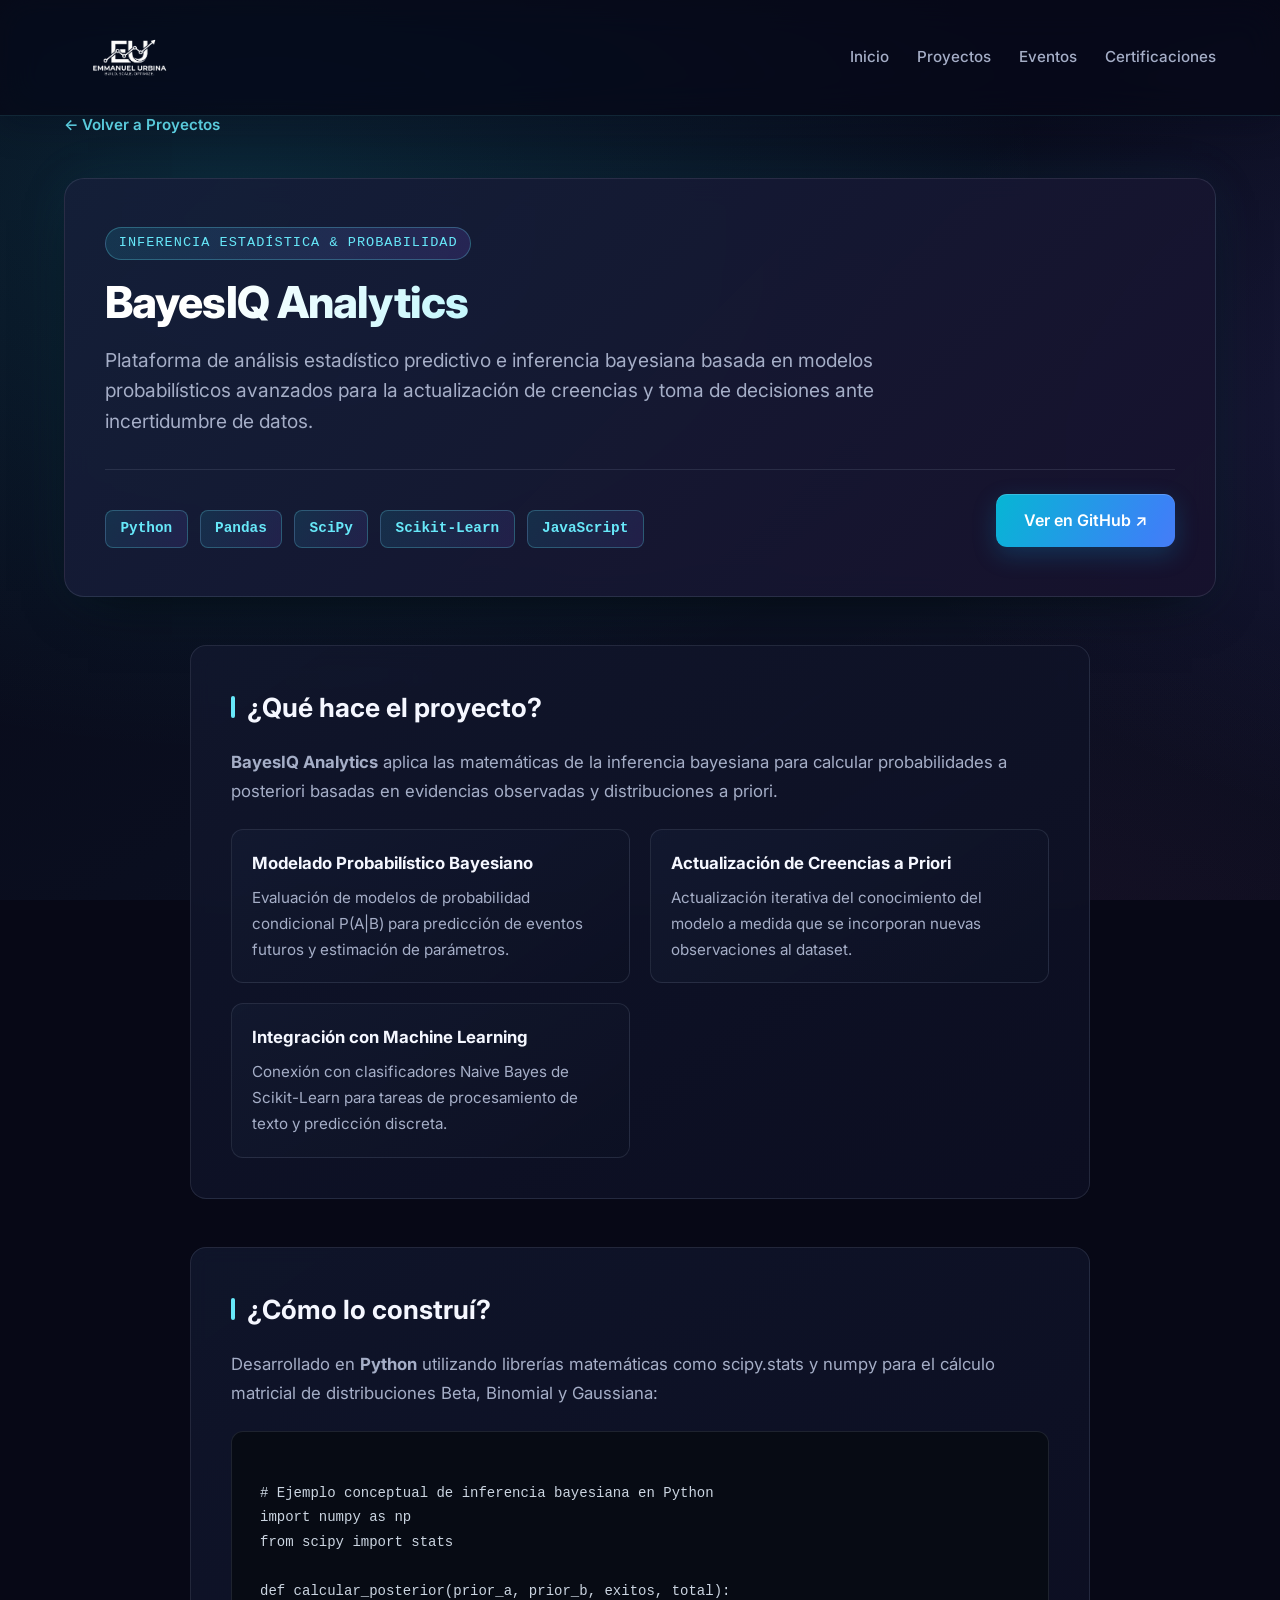
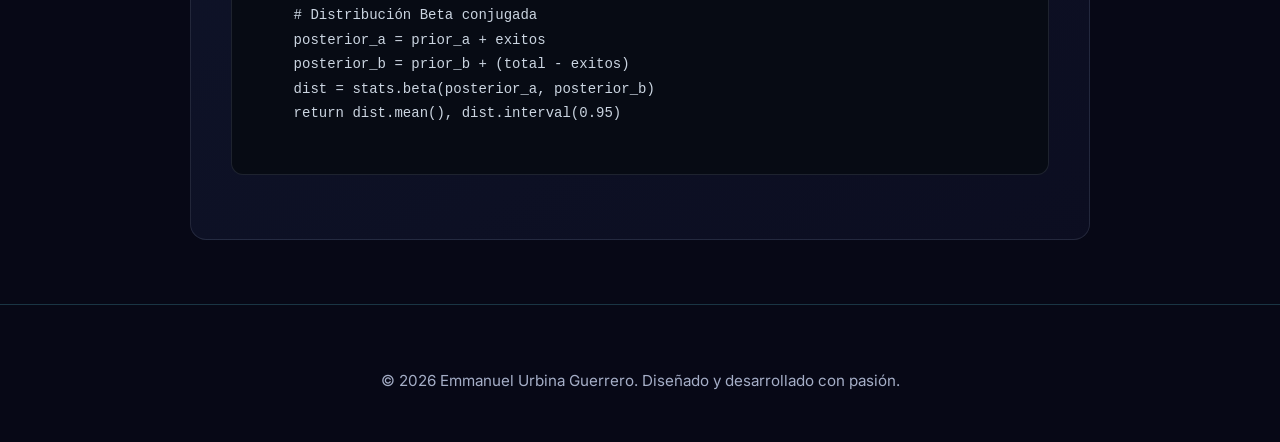
<file: projects/bayes-iq.html>
<!DOCTYPE html>
<html lang="es">
<head>
    <meta charset="UTF-8">
    <meta name="viewport" content="width=device-width, initial-scale=1.0">
    <title>BayesIQ Analytics | Blog de Proyecto</title>
    <link rel="stylesheet" href="../style.css">
    <link rel="preconnect" href="https://fonts.googleapis.com">
    <link rel="preconnect" href="https://fonts.gstatic.com" crossorigin>
    <link href="https://fonts.googleapis.com/css2?family=Inter:wght@400;500;600;700;800&display=swap" rel="stylesheet">
</head>
<body>

    <header>
        <nav class="nav-container">
            <a href="../index.html" class="logo">
                <img class="logo-img" src="../img/logoLanding.png" alt="Logo Emmanuel">
            </a>
            <ul class="nav-links">
                <li><a href="../index.html#sobre-mi">Inicio</a></li>
                <li><a href="../index.html#proyectos">Proyectos</a></li>
                <li><a href="../index.html#eventos">Eventos</a></li>
                <li><a href="../index.html#certificaciones">Certificaciones</a></li>
            </ul>
            <button class="nav-toggle" aria-label="Abrir menú">
                <span></span>
                <span></span>
                <span></span>
            </button>
        </nav>
    </header>

    <section style="padding-top: 7rem;">
        <div class="blog-header-nav">
            <a href="../index.html#proyectos" class="btn-back">
                &#8592; Volver a Proyectos
            </a>
        </div>

        <article class="blog-hero">
            <span class="blog-category-tag">Inferencia Estadística & Probabilidad</span>
            <h1 class="blog-title">BayesIQ Analytics</h1>
            <p class="blog-subtitle">
                Plataforma de análisis estadístico predictivo e inferencia bayesiana basada en modelos probabilísticos avanzados para la actualización de creencias y toma de decisiones ante incertidumbre de datos.
            </p>
            <div class="blog-meta-group">
                <div class="tech-grid">
                    <span class="tech-badge-large">Python</span>
                    <span class="tech-badge-large">Pandas</span>
                    <span class="tech-badge-large">SciPy</span>
                    <span class="tech-badge-large">Scikit-Learn</span>
                    <span class="tech-badge-large">JavaScript</span>
                </div>
                <a href="https://github.com/EmmanuelEUG/BayesIQ.git" target="_blank" class="btn-cta" style="margin-left: auto;">
                    Ver en GitHub &#8599;
                </a>
            </div>
        </article>

        <div class="blog-content">
            <div class="blog-section">
                <h2>¿Qué hace el proyecto?</h2>
                <p>
                    <strong>BayesIQ Analytics</strong> aplica las matemáticas de la inferencia bayesiana para calcular probabilidades a posteriori basadas en evidencias observadas y distribuciones a priori.
                </p>
                <div class="feature-list">
                    <div class="feature-item">
                        <h4>Modelado Probabilístico Bayesiano</h4>
                        <p>Evaluación de modelos de probabilidad condicional P(A|B) para predicción de eventos futuros y estimación de parámetros.</p>
                    </div>
                    <div class="feature-item">
                        <h4>Actualización de Creencias a Priori</h4>
                        <p>Actualización iterativa del conocimiento del modelo a medida que se incorporan nuevas observaciones al dataset.</p>
                    </div>
                    <div class="feature-item">
                        <h4>Integración con Machine Learning</h4>
                        <p>Conexión con clasificadores Naive Bayes de Scikit-Learn para tareas de procesamiento de texto y predicción discreta.</p>
                    </div>
                </div>
            </div>

            <div class="blog-section">
                <h2>¿Cómo lo construí?</h2>
                <p>
                    Desarrollado en <strong>Python</strong> utilizando librerías matemáticas como <code>scipy.stats</code> y <code>numpy</code> para el cálculo matricial de distribuciones Beta, Binomial y Gaussiana:
                </p>

                <pre class="code-block"><code>
# Ejemplo conceptual de inferencia bayesiana en Python
import numpy as np
from scipy import stats

def calcular_posterior(prior_a, prior_b, exitos, total):
    # Distribución Beta conjugada
    posterior_a = prior_a + exitos
    posterior_b = prior_b + (total - exitos)
    dist = stats.beta(posterior_a, posterior_b)
    return dist.mean(), dist.interval(0.95)
                </code></pre>
            </div>
        </div>
    </section>

    <footer>
        <p>&copy; 2026 Emmanuel Urbina Guerrero. Diseñado y desarrollado con pasión.</p>
    </footer>

    <script src="../script.js"></script>
</body>
</html>
</file>
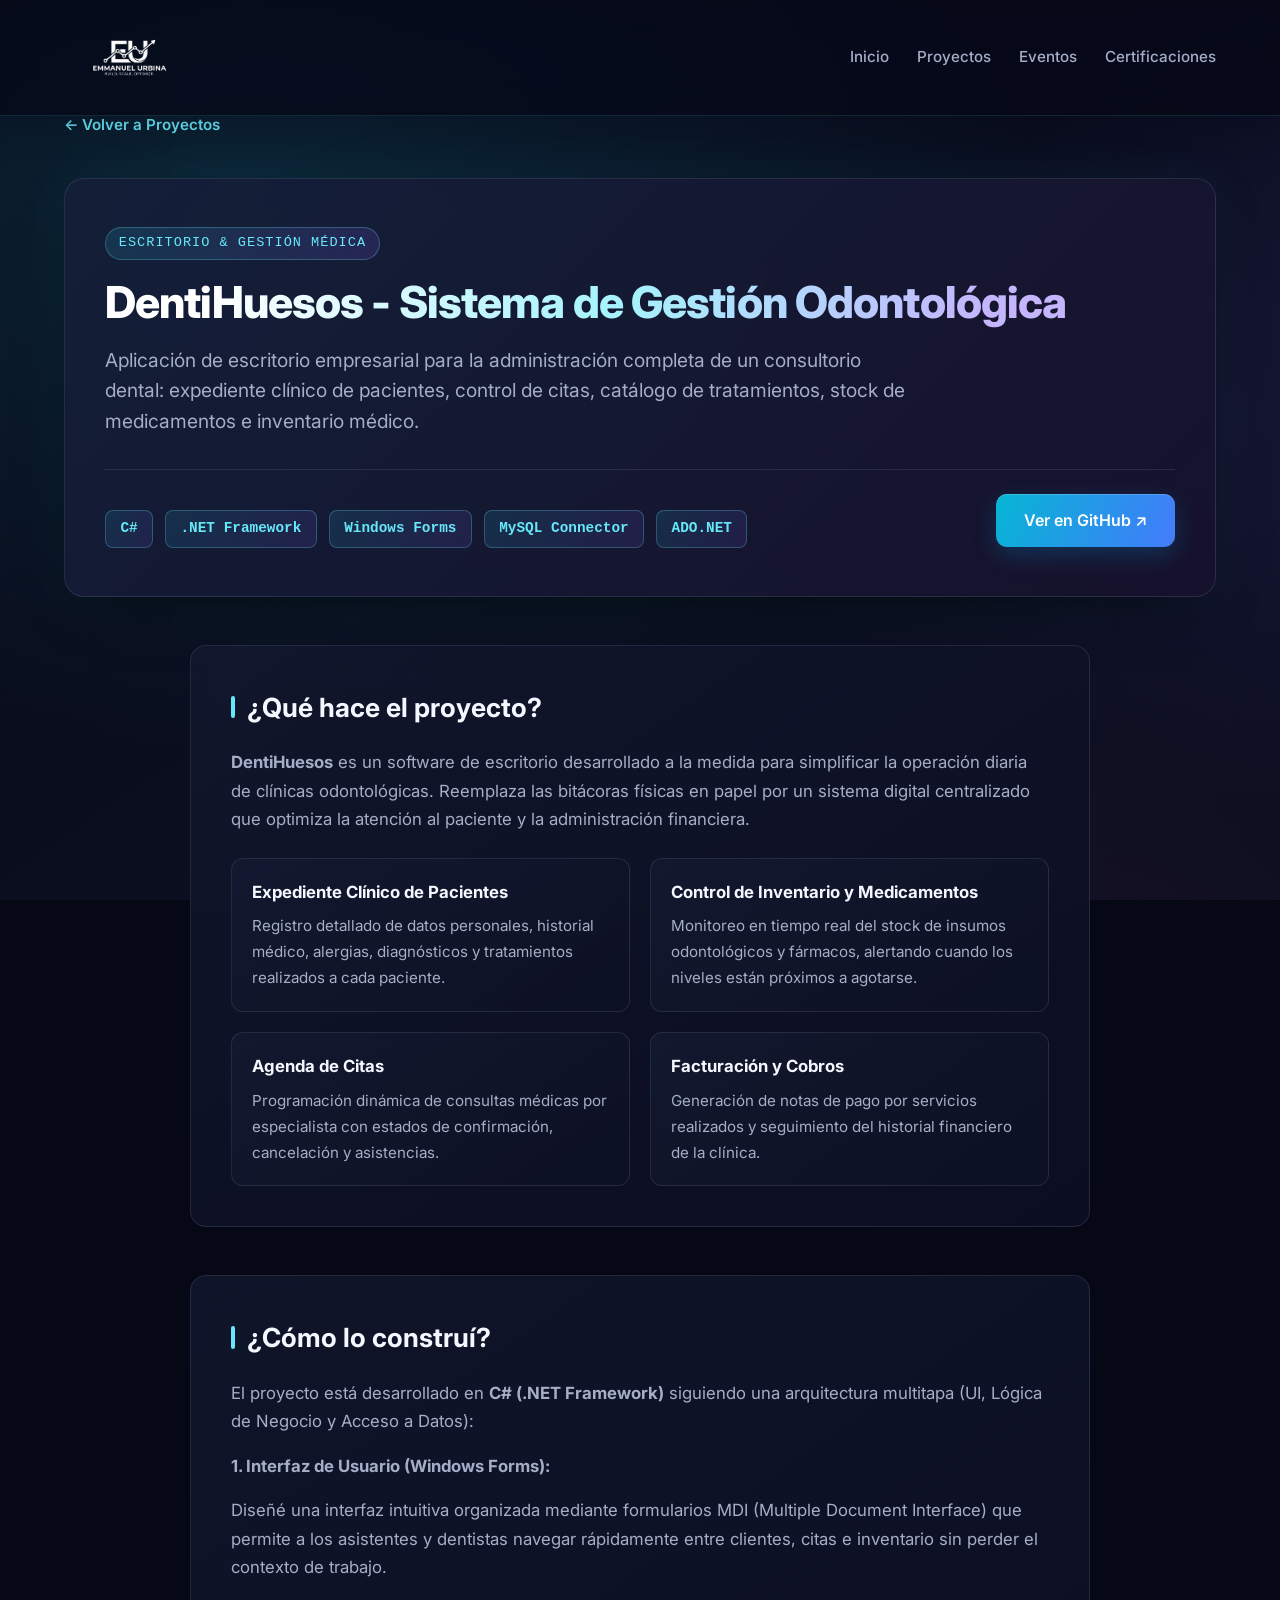
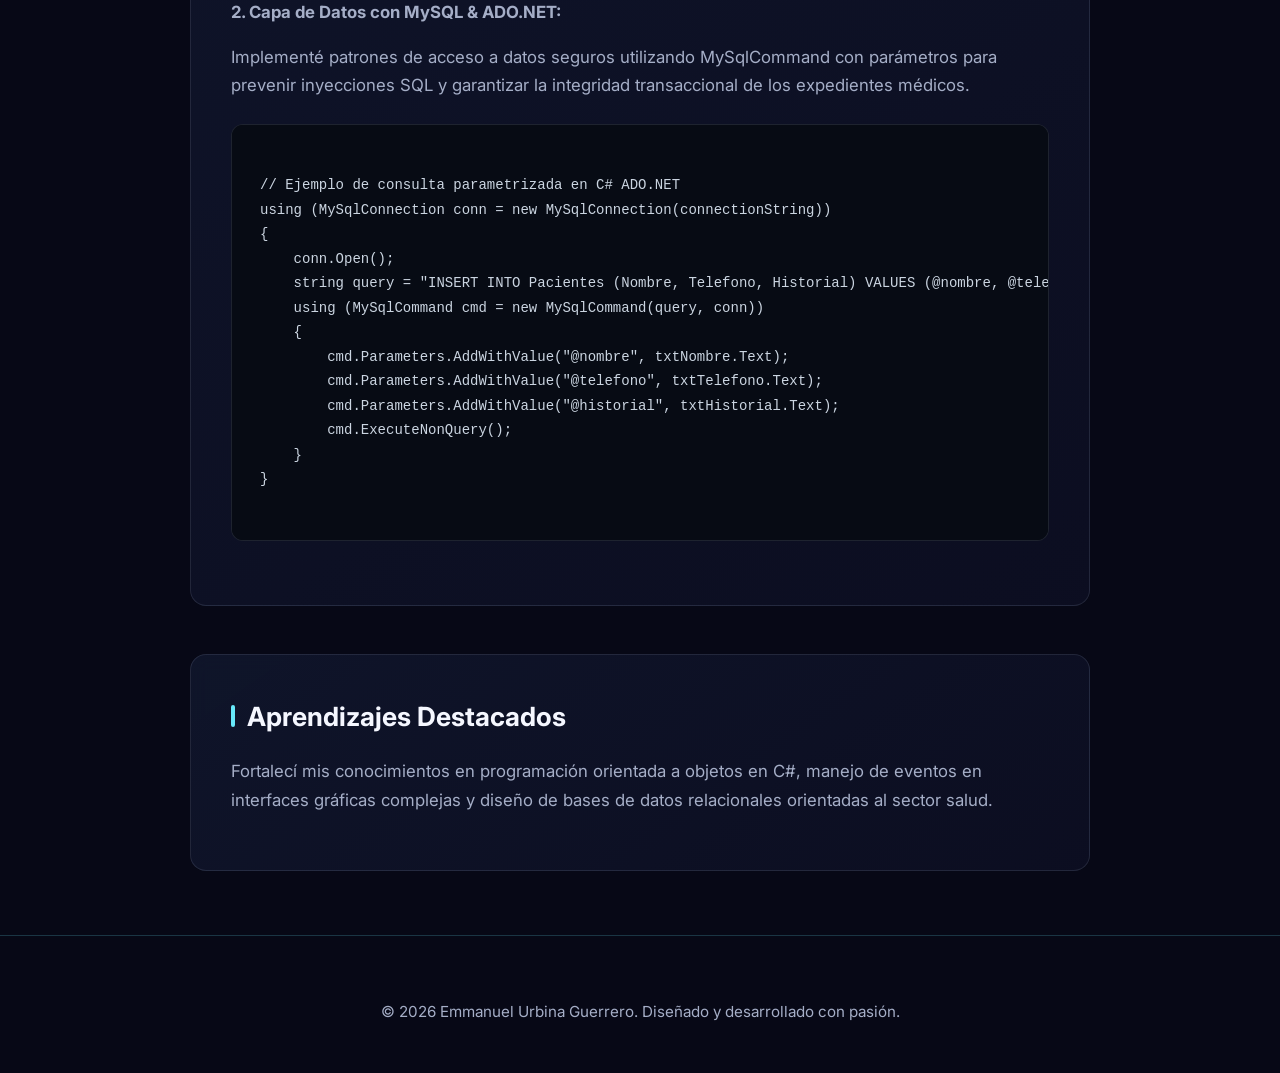
<file: projects/dentihuesos.html>
<!DOCTYPE html>
<html lang="es">
<head>
    <meta charset="UTF-8">
    <meta name="viewport" content="width=device-width, initial-scale=1.0">
    <title>DentiHuesos | Blog de Proyecto</title>
    <link rel="stylesheet" href="../style.css">
    <link rel="preconnect" href="https://fonts.googleapis.com">
    <link rel="preconnect" href="https://fonts.gstatic.com" crossorigin>
    <link href="https://fonts.googleapis.com/css2?family=Inter:wght@400;500;600;700;800&display=swap" rel="stylesheet">
</head>
<body>

    <header>
        <nav class="nav-container">
            <a href="../index.html" class="logo">
                <img class="logo-img" src="../img/logoLanding.png" alt="Logo Emmanuel">
            </a>
            <ul class="nav-links">
                <li><a href="../index.html#sobre-mi">Inicio</a></li>
                <li><a href="../index.html#proyectos">Proyectos</a></li>
                <li><a href="../index.html#eventos">Eventos</a></li>
                <li><a href="../index.html#certificaciones">Certificaciones</a></li>
            </ul>
            <button class="nav-toggle" aria-label="Abrir menú">
                <span></span>
                <span></span>
                <span></span>
            </button>
        </nav>
    </header>

    <section style="padding-top: 7rem;">
        <div class="blog-header-nav">
            <a href="../index.html#proyectos" class="btn-back">
                &#8592; Volver a Proyectos
            </a>
        </div>

        <article class="blog-hero">
            <span class="blog-category-tag">Escritorio & Gestión Médica</span>
            <h1 class="blog-title">DentiHuesos - Sistema de Gestión Odontológica</h1>
            <p class="blog-subtitle">
                Aplicación de escritorio empresarial para la administración completa de un consultorio dental: expediente clínico de pacientes, control de citas, catálogo de tratamientos, stock de medicamentos e inventario médico.
            </p>
            <div class="blog-meta-group">
                <div class="tech-grid">
                    <span class="tech-badge-large">C#</span>
                    <span class="tech-badge-large">.NET Framework</span>
                    <span class="tech-badge-large">Windows Forms</span>
                    <span class="tech-badge-large">MySQL Connector</span>
                    <span class="tech-badge-large">ADO.NET</span>
                </div>
                <a href="https://github.com/EmmanuelEUG/DentiHuesos.git" target="_blank" class="btn-cta" style="margin-left: auto;">
                    Ver en GitHub &#8599;
                </a>
            </div>
        </article>

        <div class="blog-content">
            <div class="blog-section">
                <h2>¿Qué hace el proyecto?</h2>
                <p>
                    <strong>DentiHuesos</strong> es un software de escritorio desarrollado a la medida para simplificar la operación diaria de clínicas odontológicas. Reemplaza las bitácoras físicas en papel por un sistema digital centralizado que optimiza la atención al paciente y la administración financiera.
                </p>
                <div class="feature-list">
                    <div class="feature-item">
                        <h4>Expediente Clínico de Pacientes</h4>
                        <p>Registro detallado de datos personales, historial médico, alergias, diagnósticos y tratamientos realizados a cada paciente.</p>
                    </div>
                    <div class="feature-item">
                        <h4>Control de Inventario y Medicamentos</h4>
                        <p>Monitoreo en tiempo real del stock de insumos odontológicos y fármacos, alertando cuando los niveles están próximos a agotarse.</p>
                    </div>
                    <div class="feature-item">
                        <h4>Agenda de Citas</h4>
                        <p>Programación dinámica de consultas médicas por especialista con estados de confirmación, cancelación y asistencias.</p>
                    </div>
                    <div class="feature-item">
                        <h4>Facturación y Cobros</h4>
                        <p>Generación de notas de pago por servicios realizados y seguimiento del historial financiero de la clínica.</p>
                    </div>
                </div>
            </div>

            <div class="blog-section">
                <h2>¿Cómo lo construí?</h2>
                <p>
                    El proyecto está desarrollado en <strong>C# (.NET Framework)</strong> siguiendo una arquitectura multitapa (UI, Lógica de Negocio y Acceso a Datos):
                </p>

                <p><strong>1. Interfaz de Usuario (Windows Forms):</strong></p>
                <p>
                    Diseñé una interfaz intuitiva organizada mediante formularios MDI (Multiple Document Interface) que permite a los asistentes y dentistas navegar rápidamente entre clientes, citas e inventario sin perder el contexto de trabajo.
                </p>

                <p><strong>2. Capa de Datos con MySQL & ADO.NET:</strong></p>
                <p>
                    Implementé patrones de acceso a datos seguros utilizando <code>MySqlCommand</code> con parámetros para prevenir inyecciones SQL y garantizar la integridad transaccional de los expedientes médicos.
                </p>

                <pre class="code-block"><code>
// Ejemplo de consulta parametrizada en C# ADO.NET
using (MySqlConnection conn = new MySqlConnection(connectionString))
{
    conn.Open();
    string query = "INSERT INTO Pacientes (Nombre, Telefono, Historial) VALUES (@nombre, @telefono, @historial)";
    using (MySqlCommand cmd = new MySqlCommand(query, conn))
    {
        cmd.Parameters.AddWithValue("@nombre", txtNombre.Text);
        cmd.Parameters.AddWithValue("@telefono", txtTelefono.Text);
        cmd.Parameters.AddWithValue("@historial", txtHistorial.Text);
        cmd.ExecuteNonQuery();
    }
}
                </code></pre>
            </div>

            <div class="blog-section">
                <h2>Aprendizajes Destacados</h2>
                <p>
                    Fortalecí mis conocimientos en programación orientada a objetos en C#, manejo de eventos en interfaces gráficas complejas y diseño de bases de datos relacionales orientadas al sector salud.
                </p>
            </div>
        </div>
    </section>

    <footer>
        <p>&copy; 2026 Emmanuel Urbina Guerrero. Diseñado y desarrollado con pasión.</p>
    </footer>

    <script src="../script.js"></script>
</body>
</html>
</file>
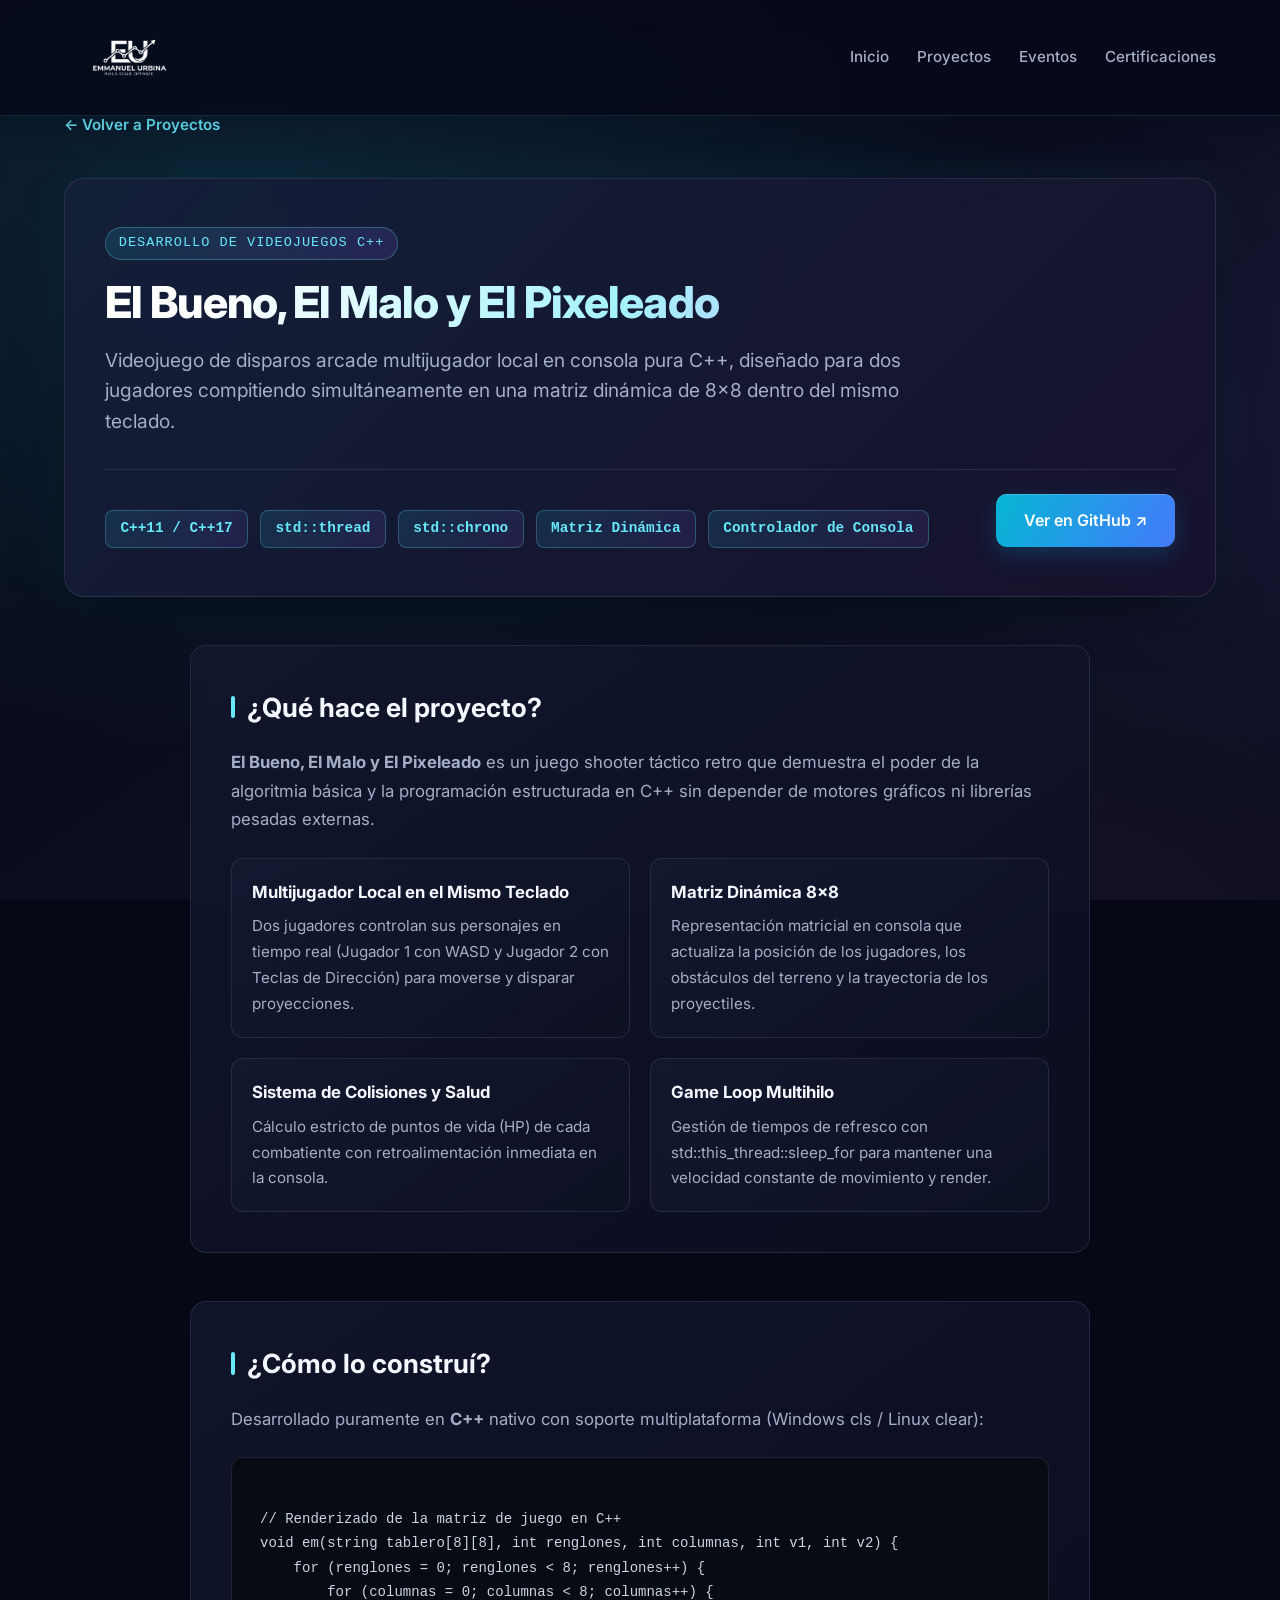
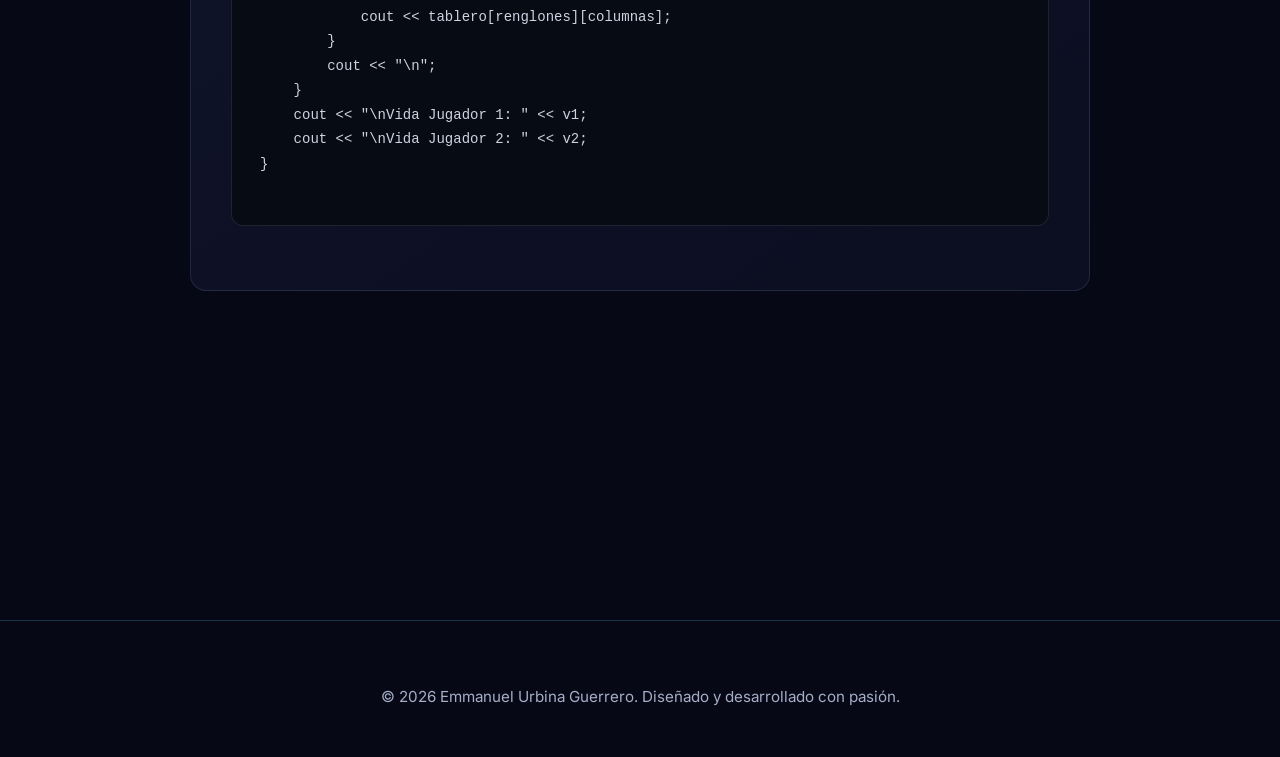
<file: projects/el-bueno-el-malo-y-el-pixeleado.html>
<!DOCTYPE html>
<html lang="es">
<head>
    <meta charset="UTF-8">
    <meta name="viewport" content="width=device-width, initial-scale=1.0">
    <title>El Bueno, El Malo y El Pixeleado | Blog de Proyecto</title>
    <link rel="stylesheet" href="../style.css">
    <link rel="preconnect" href="https://fonts.googleapis.com">
    <link rel="preconnect" href="https://fonts.gstatic.com" crossorigin>
    <link href="https://fonts.googleapis.com/css2?family=Inter:wght@400;500;600;700;800&display=swap" rel="stylesheet">
</head>
<body>

    <header>
        <nav class="nav-container">
            <a href="../index.html" class="logo">
                <img class="logo-img" src="../img/logoLanding.png" alt="Logo Emmanuel">
            </a>
            <ul class="nav-links">
                <li><a href="../index.html#sobre-mi">Inicio</a></li>
                <li><a href="../index.html#proyectos">Proyectos</a></li>
                <li><a href="../index.html#eventos">Eventos</a></li>
                <li><a href="../index.html#certificaciones">Certificaciones</a></li>
            </ul>
            <button class="nav-toggle" aria-label="Abrir menú">
                <span></span>
                <span></span>
                <span></span>
            </button>
        </nav>
    </header>

    <section style="padding-top: 7rem;">
        <div class="blog-header-nav">
            <a href="../index.html#proyectos" class="btn-back">
                &#8592; Volver a Proyectos
            </a>
        </div>

        <article class="blog-hero">
            <span class="blog-category-tag">Desarrollo de Videojuegos C++</span>
            <h1 class="blog-title">El Bueno, El Malo y El Pixeleado</h1>
            <p class="blog-subtitle">
                Videojuego de disparos arcade multijugador local en consola pura C++, diseñado para dos jugadores compitiendo simultáneamente en una matriz dinámica de 8x8 dentro del mismo teclado.
            </p>
            <div class="blog-meta-group">
                <div class="tech-grid">
                    <span class="tech-badge-large">C++11 / C++17</span>
                    <span class="tech-badge-large">std::thread</span>
                    <span class="tech-badge-large">std::chrono</span>
                    <span class="tech-badge-large">Matriz Dinámica</span>
                    <span class="tech-badge-large">Controlador de Consola</span>
                </div>
                <a href="https://github.com/EmmanuelEUG/El-Bueno-El-Malo-y-El-Pixeleado.git" target="_blank" class="btn-cta" style="margin-left: auto;">
                    Ver en GitHub &#8599;
                </a>
            </div>
        </article>

        <div class="blog-content">
            <div class="blog-section">
                <h2>¿Qué hace el proyecto?</h2>
                <p>
                    <strong>El Bueno, El Malo y El Pixeleado</strong> es un juego shooter táctico retro que demuestra el poder de la algoritmia básica y la programación estructurada en C++ sin depender de motores gráficos ni librerías pesadas externas.
                </p>
                <div class="feature-list">
                    <div class="feature-item">
                        <h4>Multijugador Local en el Mismo Teclado</h4>
                        <p>Dos jugadores controlan sus personajes en tiempo real (Jugador 1 con WASD y Jugador 2 con Teclas de Dirección) para moverse y disparar proyecciones.</p>
                    </div>
                    <div class="feature-item">
                        <h4>Matriz Dinámica 8x8</h4>
                        <p>Representación matricial en consola que actualiza la posición de los jugadores, los obstáculos del terreno y la trayectoria de los proyectiles.</p>
                    </div>
                    <div class="feature-item">
                        <h4>Sistema de Colisiones y Salud</h4>
                        <p>Cálculo estricto de puntos de vida (HP) de cada combatiente con retroalimentación inmediata en la consola.</p>
                    </div>
                    <div class="feature-item">
                        <h4>Game Loop Multihilo</h4>
                        <p>Gestión de tiempos de refresco con <code>std::this_thread::sleep_for</code> para mantener una velocidad constante de movimiento y render.</p>
                    </div>
                </div>
            </div>

            <div class="blog-section">
                <h2>¿Cómo lo construí?</h2>
                <p>
                    Desarrollado puramente en <strong>C++</strong> nativo con soporte multiplataforma (Windows <code>cls</code> / Linux <code>clear</code>):
                </p>

                <pre class="code-block"><code>
// Renderizado de la matriz de juego en C++
void em(string tablero[8][8], int renglones, int columnas, int v1, int v2) {
    for (renglones = 0; renglones < 8; renglones++) {
        for (columnas = 0; columnas < 8; columnas++) {
            cout << tablero[renglones][columnas];
        }
        cout << "\n";
    }
    cout << "\nVida Jugador 1: " << v1;
    cout << "\nVida Jugador 2: " << v2;
}
                </code></pre>
            </div>

            <div class="blog-section">
                <h2>Aprendizajes</h2>
                <p>
                    Consolidé fundamentos avanzados de manipulación de arrays bidimensionales, manejo de entrada asíncrona sin bloqueo por teclado y lógica pura de videojuegos en C++.
                </p>
            </div>
        </div>
    </section>

    <footer>
        <p>&copy; 2026 Emmanuel Urbina Guerrero. Diseñado y desarrollado con pasión.</p>
    </footer>

    <script src="../script.js"></script>
</body>
</html>
</file>
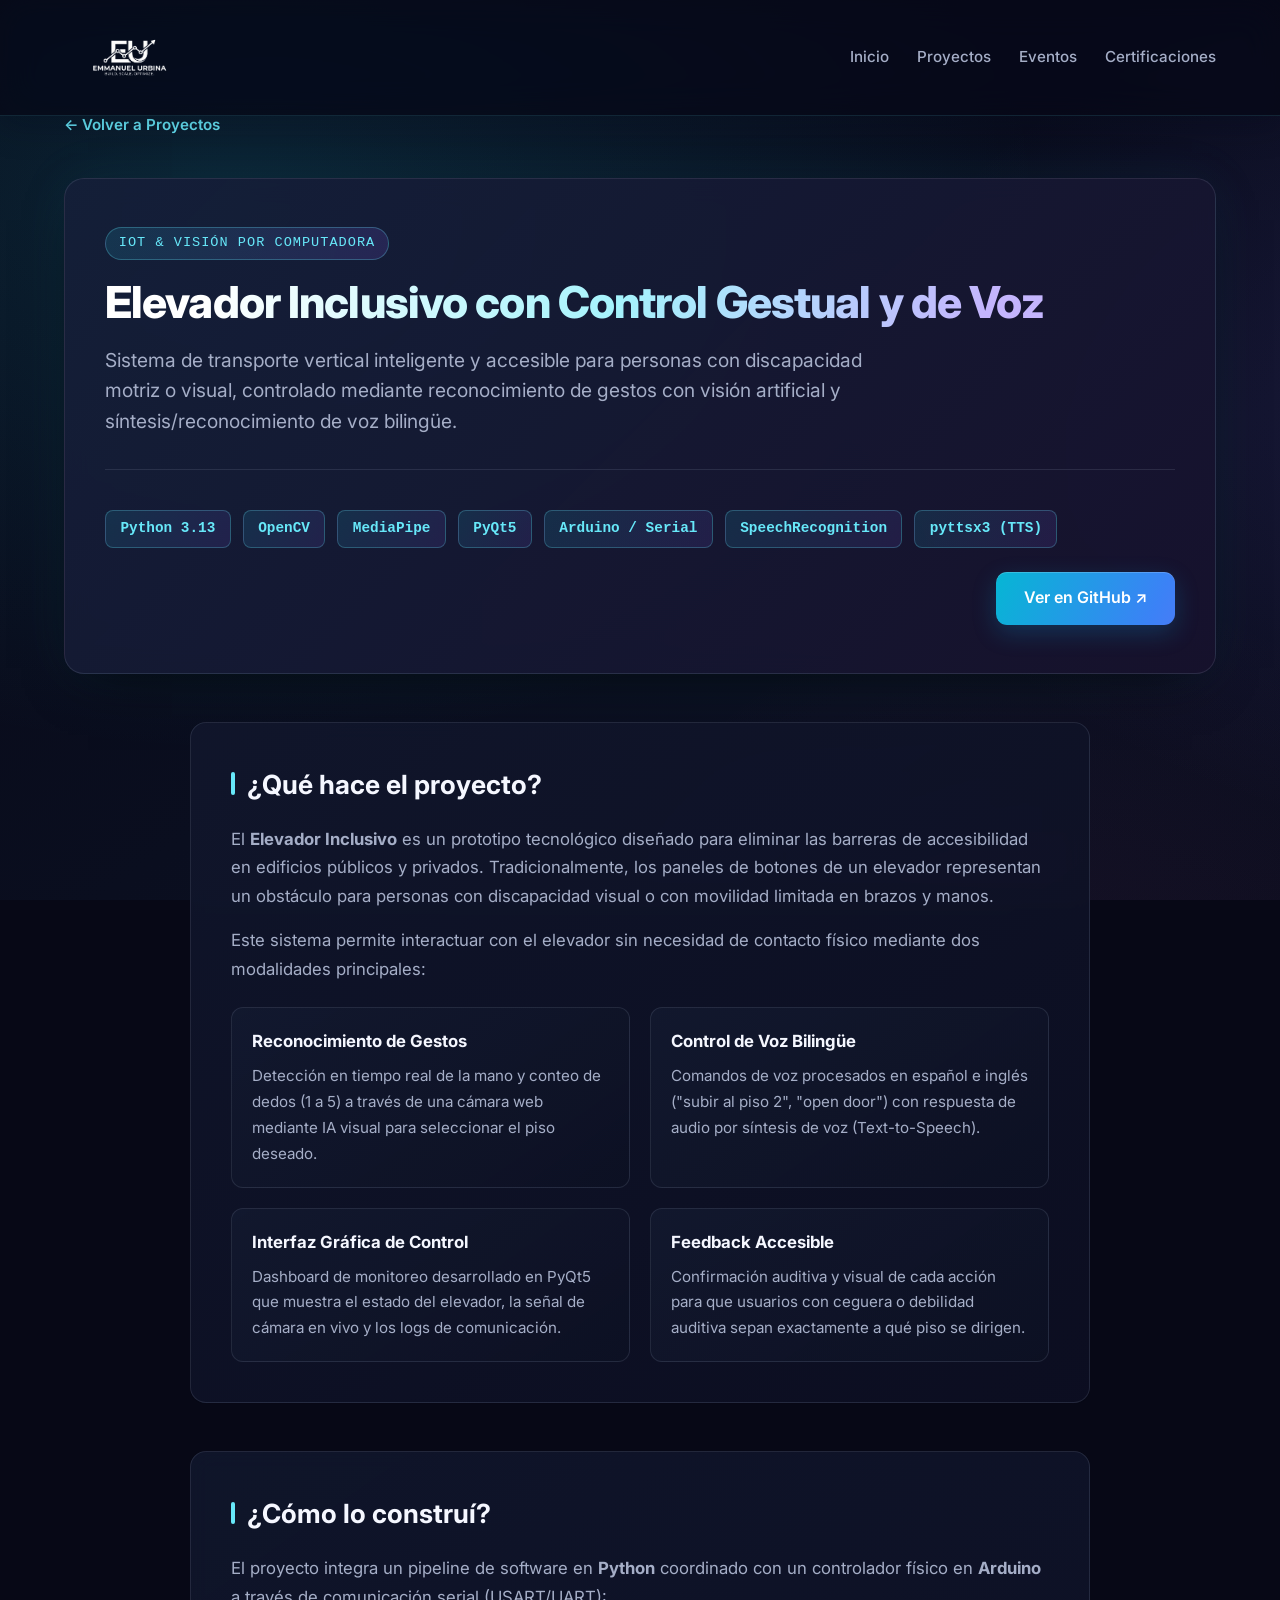
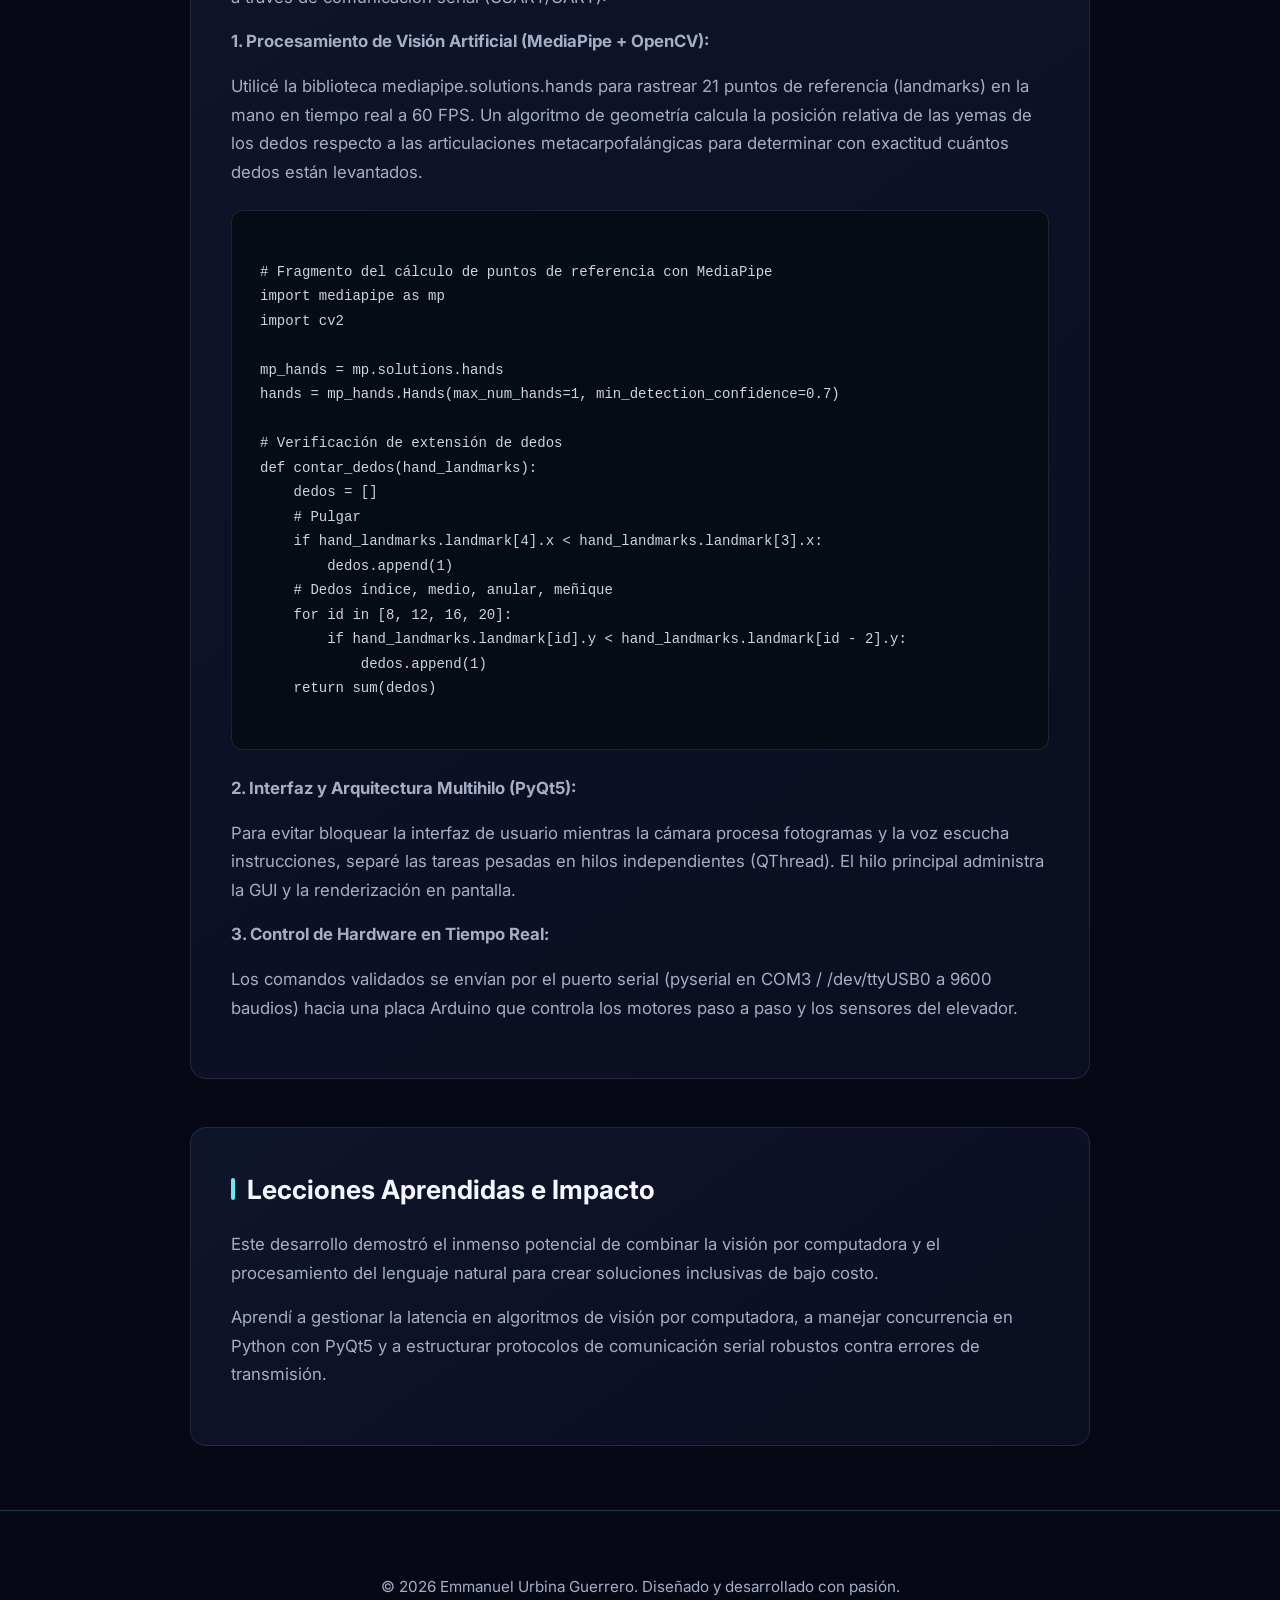
<file: projects/elevador-inclusivo.html>
<!DOCTYPE html>
<html lang="es">
<head>
    <meta charset="UTF-8">
    <meta name="viewport" content="width=device-width, initial-scale=1.0">
    <title>Elevador Inclusivo | Blog de Proyecto</title>
    <link rel="stylesheet" href="../style.css">
    <link rel="preconnect" href="https://fonts.googleapis.com">
    <link rel="preconnect" href="https://fonts.gstatic.com" crossorigin>
    <link href="https://fonts.googleapis.com/css2?family=Inter:wght@400;500;600;700;800&display=swap" rel="stylesheet">
</head>
<body>

    <header>
        <nav class="nav-container">
            <a href="../index.html" class="logo">
                <img class="logo-img" src="../img/logoLanding.png" alt="Logo Emmanuel">
            </a>
            <ul class="nav-links">
                <li><a href="../index.html#sobre-mi">Inicio</a></li>
                <li><a href="../index.html#proyectos">Proyectos</a></li>
                <li><a href="../index.html#eventos">Eventos</a></li>
                <li><a href="../index.html#certificaciones">Certificaciones</a></li>
            </ul>
            <button class="nav-toggle" aria-label="Abrir menú">
                <span></span>
                <span></span>
                <span></span>
            </button>
        </nav>
    </header>

    <section style="padding-top: 7rem;">
        <div class="blog-header-nav">
            <a href="../index.html#proyectos" class="btn-back">
                &#8592; Volver a Proyectos
            </a>
        </div>

        <article class="blog-hero">
            <span class="blog-category-tag">IoT & Visión por Computadora</span>
            <h1 class="blog-title">Elevador Inclusivo con Control Gestual y de Voz</h1>
            <p class="blog-subtitle">
                Sistema de transporte vertical inteligente y accesible para personas con discapacidad motriz o visual, controlado mediante reconocimiento de gestos con visión artificial y síntesis/reconocimiento de voz bilingüe.
            </p>
            <div class="blog-meta-group">
                <div class="tech-grid">
                    <span class="tech-badge-large">Python 3.13</span>
                    <span class="tech-badge-large">OpenCV</span>
                    <span class="tech-badge-large">MediaPipe</span>
                    <span class="tech-badge-large">PyQt5</span>
                    <span class="tech-badge-large">Arduino / Serial</span>
                    <span class="tech-badge-large">SpeechRecognition</span>
                    <span class="tech-badge-large">pyttsx3 (TTS)</span>
                </div>
                <a href="https://github.com/EmmanuelEUG/Control_Elevador.git" target="_blank" class="btn-cta" style="margin-left: auto;">
                    Ver en GitHub &#8599;
                </a>
            </div>
        </article>

        <div class="blog-content">
            <div class="blog-section">
                <h2>¿Qué hace el proyecto?</h2>
                <p>
                    El <strong>Elevador Inclusivo</strong> es un prototipo tecnológico diseñado para eliminar las barreras de accesibilidad en edificios públicos y privados. Tradicionalmente, los paneles de botones de un elevador representan un obstáculo para personas con discapacidad visual o con movilidad limitada en brazos y manos.
                </p>
                <p>
                    Este sistema permite interactuar con el elevador sin necesidad de contacto físico mediante dos modalidades principales:
                </p>
                <div class="feature-list">
                    <div class="feature-item">
                        <h4>Reconocimiento de Gestos</h4>
                        <p>Detección en tiempo real de la mano y conteo de dedos (1 a 5) a través de una cámara web mediante IA visual para seleccionar el piso deseado.</p>
                    </div>
                    <div class="feature-item">
                        <h4>Control de Voz Bilingüe</h4>
                        <p>Comandos de voz procesados en español e inglés ("subir al piso 2", "open door") con respuesta de audio por síntesis de voz (Text-to-Speech).</p>
                    </div>
                    <div class="feature-item">
                        <h4>Interfaz Gráfica de Control</h4>
                        <p>Dashboard de monitoreo desarrollado en PyQt5 que muestra el estado del elevador, la señal de cámara en vivo y los logs de comunicación.</p>
                    </div>
                    <div class="feature-item">
                        <h4>Feedback Accesible</h4>
                        <p>Confirmación auditiva y visual de cada acción para que usuarios con ceguera o debilidad auditiva sepan exactamente a qué piso se dirigen.</p>
                    </div>
                </div>
            </div>

            <div class="blog-section">
                <h2>¿Cómo lo construí?</h2>
                <p>
                    El proyecto integra un pipeline de software en <strong>Python</strong> coordinado con un controlador físico en <strong>Arduino</strong> a través de comunicación serial (USART/UART):
                </p>
                
                <p><strong>1. Procesamiento de Visión Artificial (MediaPipe + OpenCV):</strong></p>
                <p>
                    Utilicé la biblioteca <code>mediapipe.solutions.hands</code> para rastrear 21 puntos de referencia (landmarks) en la mano en tiempo real a 60 FPS. Un algoritmo de geometría calcula la posición relativa de las yemas de los dedos respecto a las articulaciones metacarpofalángicas para determinar con exactitud cuántos dedos están levantados.
                </p>

                <pre class="code-block"><code>
# Fragmento del cálculo de puntos de referencia con MediaPipe
import mediapipe as mp
import cv2

mp_hands = mp.solutions.hands
hands = mp_hands.Hands(max_num_hands=1, min_detection_confidence=0.7)

# Verificación de extensión de dedos
def contar_dedos(hand_landmarks):
    dedos = []
    # Pulgar
    if hand_landmarks.landmark[4].x < hand_landmarks.landmark[3].x:
        dedos.append(1)
    # Dedos índice, medio, anular, meñique
    for id in [8, 12, 16, 20]:
        if hand_landmarks.landmark[id].y < hand_landmarks.landmark[id - 2].y:
            dedos.append(1)
    return sum(dedos)
                </code></pre>

                <p><strong>2. Interfaz y Arquitectura Multihilo (PyQt5):</strong></p>
                <p>
                    Para evitar bloquear la interfaz de usuario mientras la cámara procesa fotogramas y la voz escucha instrucciones, separé las tareas pesadas en hilos independientes (QThread). El hilo principal administra la GUI y la renderización en pantalla.
                </p>

                <p><strong>3. Control de Hardware en Tiempo Real:</strong></p>
                <p>
                    Los comandos validados se envían por el puerto serial (<code>pyserial</code> en <code>COM3</code> / <code>/dev/ttyUSB0</code> a 9600 baudios) hacia una placa Arduino que controla los motores paso a paso y los sensores del elevador.
                </p>
            </div>

            <div class="blog-section">
                <h2>Lecciones Aprendidas e Impacto</h2>
                <p>
                    Este desarrollo demostró el inmenso potencial de combinar la visión por computadora y el procesamiento del lenguaje natural para crear soluciones inclusivas de bajo costo. 
                </p>
                <p>
                    Aprendí a gestionar la latencia en algoritmos de visión por computadora, a manejar concurrencia en Python con PyQt5 y a estructurar protocolos de comunicación serial robustos contra errores de transmisión.
                </p>
            </div>
        </div>
    </section>

    <footer>
        <p>&copy; 2026 Emmanuel Urbina Guerrero. Diseñado y desarrollado con pasión.</p>
    </footer>

    <script src="../script.js"></script>
</body>
</html>
</file>
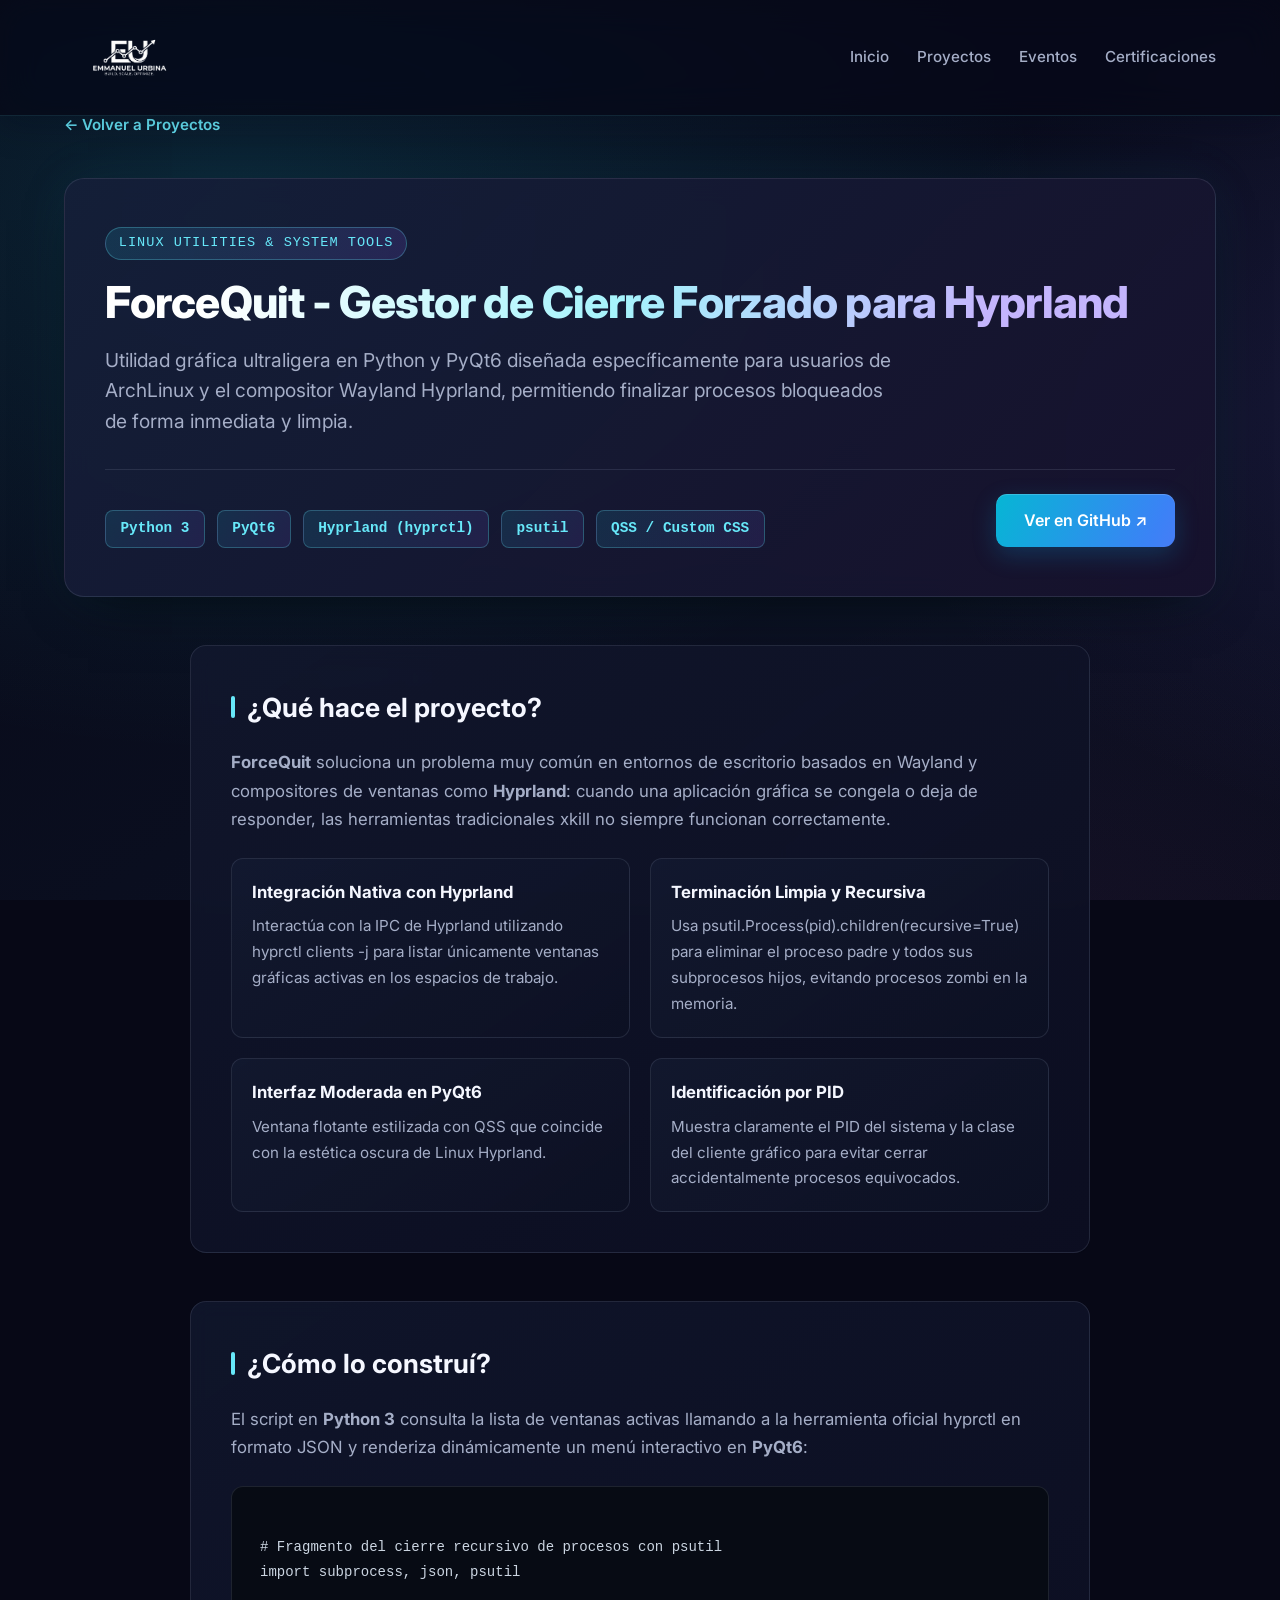
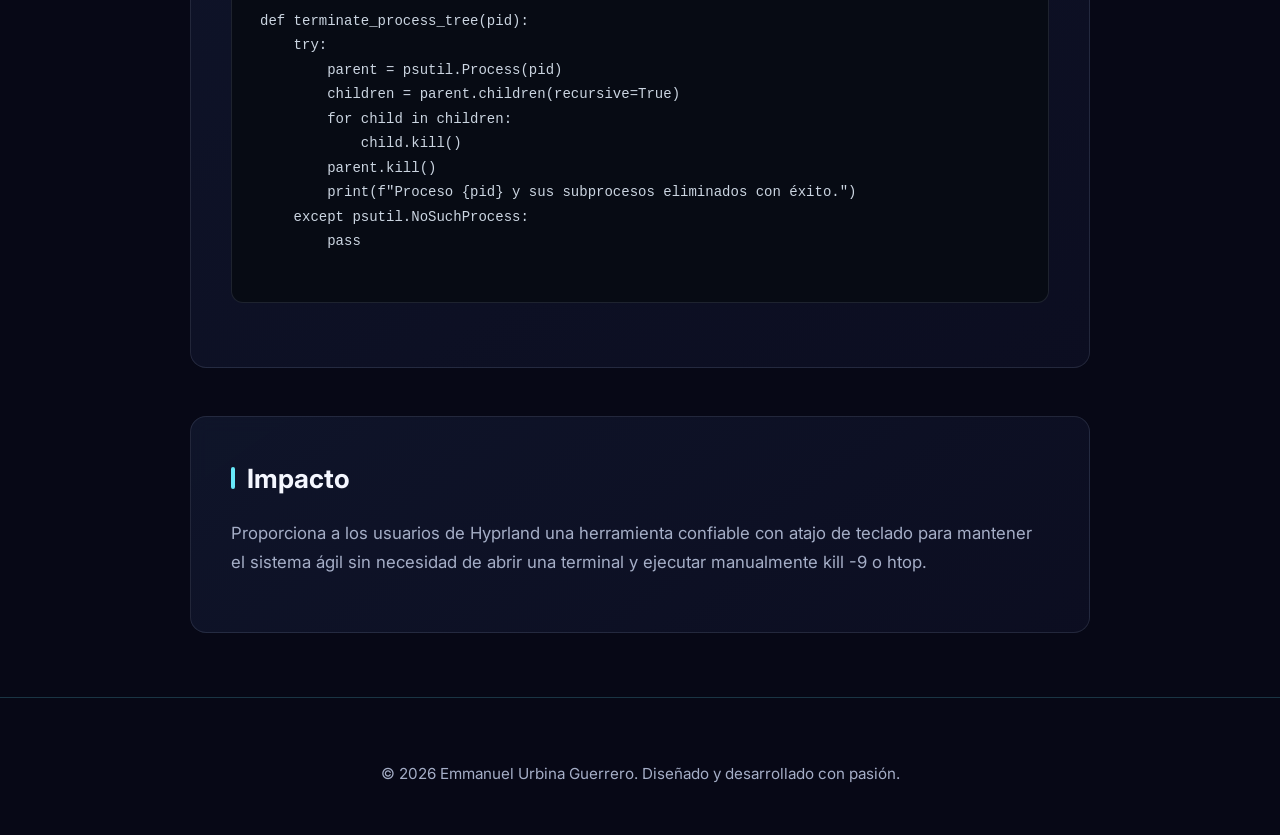
<file: projects/forcequit.html>
<!DOCTYPE html>
<html lang="es">
<head>
    <meta charset="UTF-8">
    <meta name="viewport" content="width=device-width, initial-scale=1.0">
    <title>ForceQuit | Blog de Proyecto</title>
    <link rel="stylesheet" href="../style.css">
    <link rel="preconnect" href="https://fonts.googleapis.com">
    <link rel="preconnect" href="https://fonts.gstatic.com" crossorigin>
    <link href="https://fonts.googleapis.com/css2?family=Inter:wght@400;500;600;700;800&display=swap" rel="stylesheet">
</head>
<body>

    <header>
        <nav class="nav-container">
            <a href="../index.html" class="logo">
                <img class="logo-img" src="../img/logoLanding.png" alt="Logo Emmanuel">
            </a>
            <ul class="nav-links">
                <li><a href="../index.html#sobre-mi">Inicio</a></li>
                <li><a href="../index.html#proyectos">Proyectos</a></li>
                <li><a href="../index.html#eventos">Eventos</a></li>
                <li><a href="../index.html#certificaciones">Certificaciones</a></li>
            </ul>
            <button class="nav-toggle" aria-label="Abrir menú">
                <span></span>
                <span></span>
                <span></span>
            </button>
        </nav>
    </header>

    <section style="padding-top: 7rem;">
        <div class="blog-header-nav">
            <a href="../index.html#proyectos" class="btn-back">
                &#8592; Volver a Proyectos
            </a>
        </div>

        <article class="blog-hero">
            <span class="blog-category-tag">Linux Utilities & System Tools</span>
            <h1 class="blog-title">ForceQuit - Gestor de Cierre Forzado para Hyprland</h1>
            <p class="blog-subtitle">
                Utilidad gráfica ultraligera en Python y PyQt6 diseñada específicamente para usuarios de ArchLinux y el compositor Wayland Hyprland, permitiendo finalizar procesos bloqueados de forma inmediata y limpia.
            </p>
            <div class="blog-meta-group">
                <div class="tech-grid">
                    <span class="tech-badge-large">Python 3</span>
                    <span class="tech-badge-large">PyQt6</span>
                    <span class="tech-badge-large">Hyprland (hyprctl)</span>
                    <span class="tech-badge-large">psutil</span>
                    <span class="tech-badge-large">QSS / Custom CSS</span>
                </div>
                <a href="https://github.com/EmmanuelEUG/ForceQuit.git" target="_blank" class="btn-cta" style="margin-left: auto;">
                    Ver en GitHub &#8599;
                </a>
            </div>
        </article>

        <div class="blog-content">
            <div class="blog-section">
                <h2>¿Qué hace el proyecto?</h2>
                <p>
                    <strong>ForceQuit</strong> soluciona un problema muy común en entornos de escritorio basados en Wayland y compositores de ventanas como <strong>Hyprland</strong>: cuando una aplicación gráfica se congela o deja de responder, las herramientas tradicionales xkill no siempre funcionan correctamente.
                </p>
                <div class="feature-list">
                    <div class="feature-item">
                        <h4>Integración Nativa con Hyprland</h4>
                        <p>Interactúa con la IPC de Hyprland utilizando <code>hyprctl clients -j</code> para listar únicamente ventanas gráficas activas en los espacios de trabajo.</p>
                    </div>
                    <div class="feature-item">
                        <h4>Terminación Limpia y Recursiva</h4>
                        <p>Usa <code>psutil.Process(pid).children(recursive=True)</code> para eliminar el proceso padre y todos sus subprocesos hijos, evitando procesos zombi en la memoria.</p>
                    </div>
                    <div class="feature-item">
                        <h4>Interfaz Moderada en PyQt6</h4>
                        <p>Ventana flotante estilizada con QSS que coincide con la estética oscura de Linux Hyprland.</p>
                    </div>
                    <div class="feature-item">
                        <h4>Identificación por PID</h4>
                        <p>Muestra claramente el PID del sistema y la clase del cliente gráfico para evitar cerrar accidentalmente procesos equivocados.</p>
                    </div>
                </div>
            </div>

            <div class="blog-section">
                <h2>¿Cómo lo construí?</h2>
                <p>
                    El script en <strong>Python 3</strong> consulta la lista de ventanas activas llamando a la herramienta oficial <code>hyprctl</code> en formato JSON y renderiza dinámicamente un menú interactivo en <strong>PyQt6</strong>:
                </p>

                <pre class="code-block"><code>
# Fragmento del cierre recursivo de procesos con psutil
import subprocess, json, psutil

def terminate_process_tree(pid):
    try:
        parent = psutil.Process(pid)
        children = parent.children(recursive=True)
        for child in children:
            child.kill()
        parent.kill()
        print(f"Proceso {pid} y sus subprocesos eliminados con éxito.")
    except psutil.NoSuchProcess:
        pass
                </code></pre>
            </div>

            <div class="blog-section">
                <h2>Impacto</h2>
                <p>
                    Proporciona a los usuarios de Hyprland una herramienta confiable con atajo de teclado para mantener el sistema ágil sin necesidad de abrir una terminal y ejecutar manualmente <code>kill -9</code> o <code>htop</code>.
                </p>
            </div>
        </div>
    </section>

    <footer>
        <p>&copy; 2026 Emmanuel Urbina Guerrero. Diseñado y desarrollado con pasión.</p>
    </footer>

    <script src="../script.js"></script>
</body>
</html>
</file>
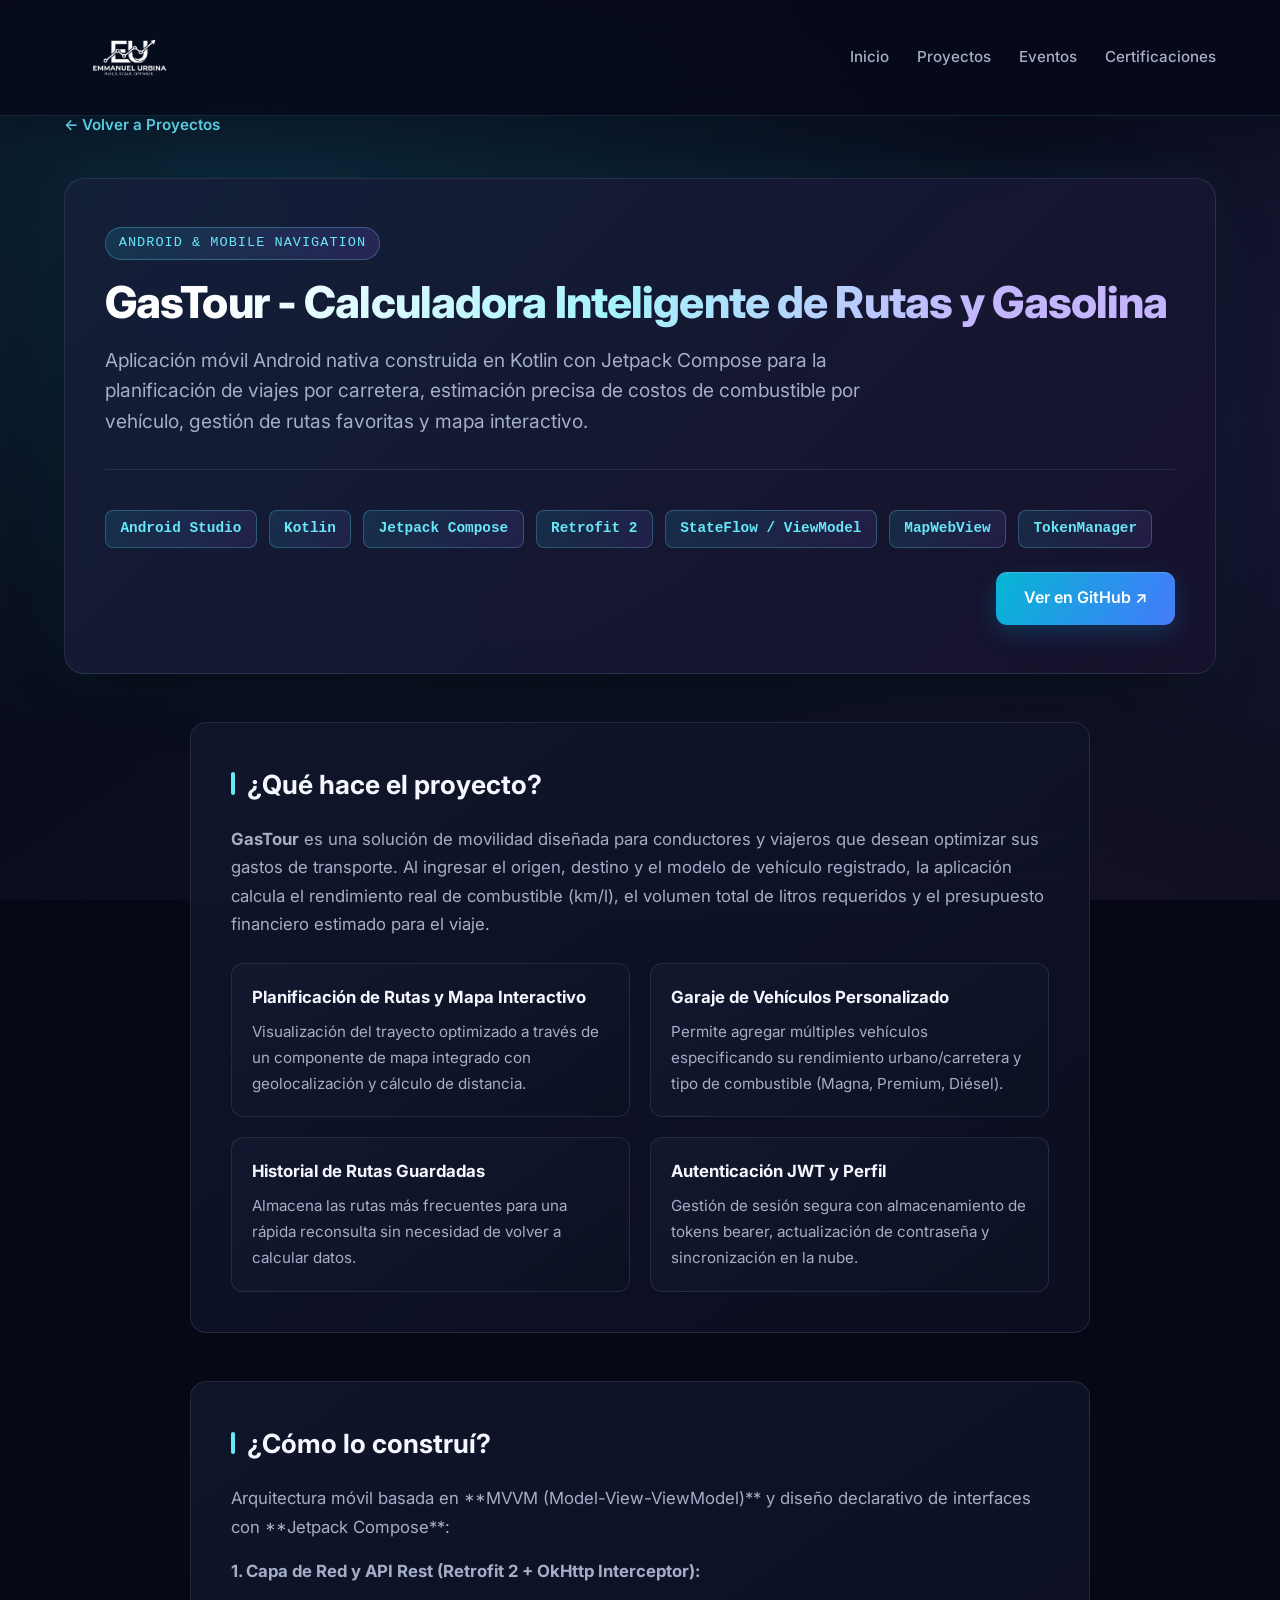
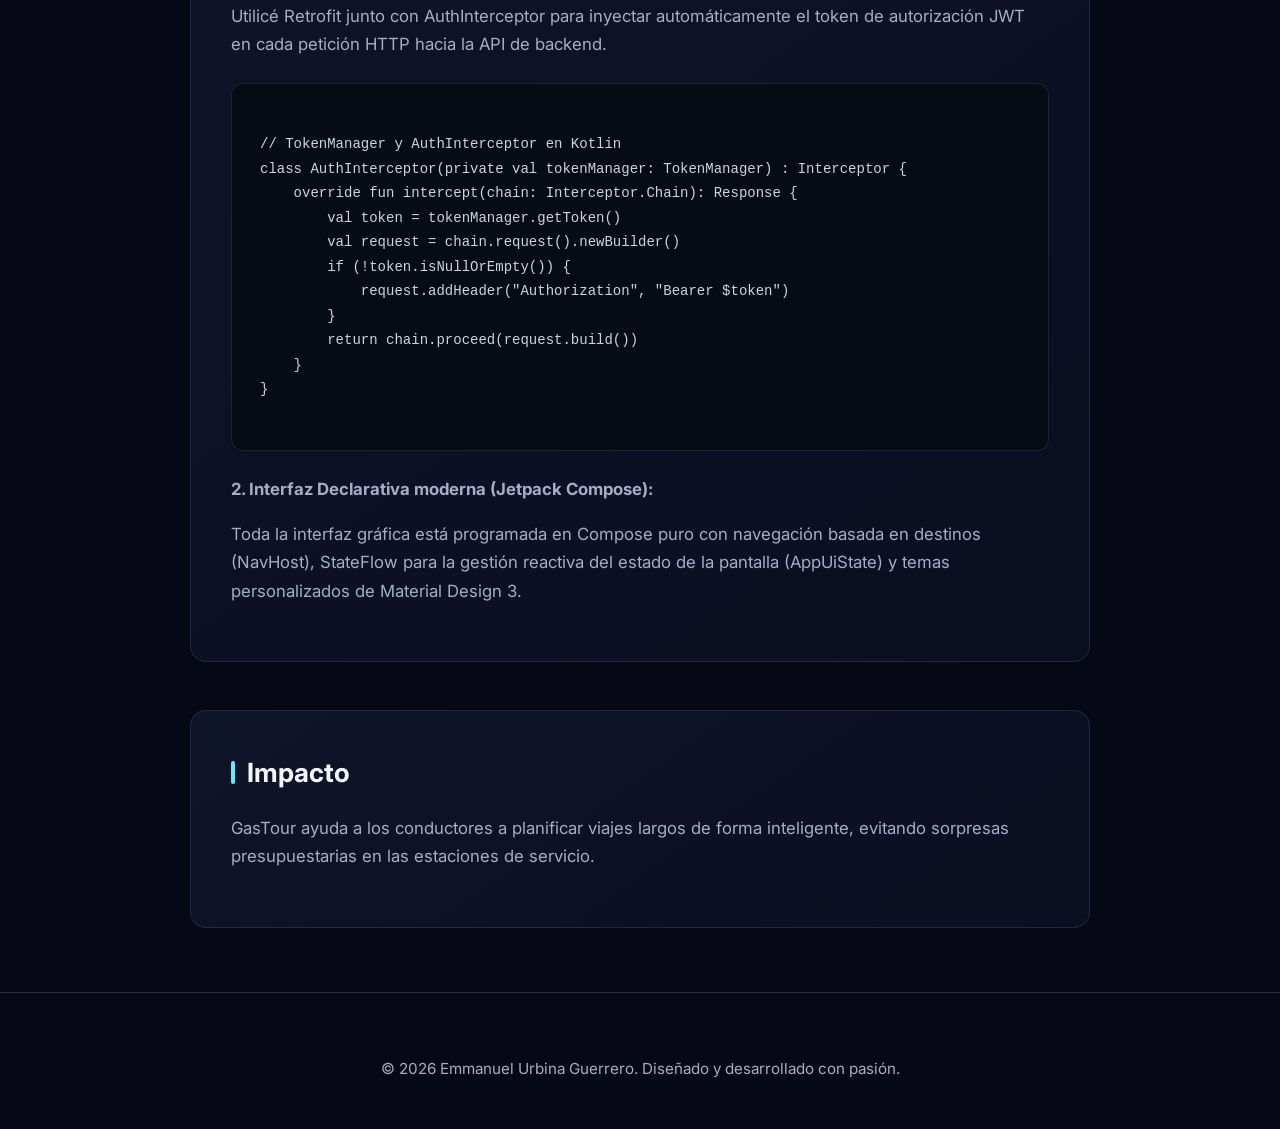
<file: projects/gastour.html>
<!DOCTYPE html>
<html lang="es">
<head>
    <meta charset="UTF-8">
    <meta name="viewport" content="width=device-width, initial-scale=1.0">
    <title>GasTour Android App | Blog de Proyecto</title>
    <link rel="stylesheet" href="../style.css">
    <link rel="preconnect" href="https://fonts.googleapis.com">
    <link rel="preconnect" href="https://fonts.gstatic.com" crossorigin>
    <link href="https://fonts.googleapis.com/css2?family=Inter:wght@400;500;600;700;800&display=swap" rel="stylesheet">
</head>
<body>

    <header>
        <nav class="nav-container">
            <a href="../index.html" class="logo">
                <img class="logo-img" src="../img/logoLanding.png" alt="Logo Emmanuel">
            </a>
            <ul class="nav-links">
                <li><a href="../index.html#sobre-mi">Inicio</a></li>
                <li><a href="../index.html#proyectos">Proyectos</a></li>
                <li><a href="../index.html#eventos">Eventos</a></li>
                <li><a href="../index.html#certificaciones">Certificaciones</a></li>
            </ul>
            <button class="nav-toggle" aria-label="Abrir menú">
                <span></span>
                <span></span>
                <span></span>
            </button>
        </nav>
    </header>

    <section style="padding-top: 7rem;">
        <div class="blog-header-nav">
            <a href="../index.html#proyectos" class="btn-back">
                &#8592; Volver a Proyectos
            </a>
        </div>

        <article class="blog-hero">
            <span class="blog-category-tag">Android & Mobile Navigation</span>
            <h1 class="blog-title">GasTour - Calculadora Inteligente de Rutas y Gasolina</h1>
            <p class="blog-subtitle">
                Aplicación móvil Android nativa construida en Kotlin con Jetpack Compose para la planificación de viajes por carretera, estimación precisa de costos de combustible por vehículo, gestión de rutas favoritas y mapa interactivo.
            </p>
            <div class="blog-meta-group">
                <div class="tech-grid">
                    <span class="tech-badge-large">Android Studio</span>
                    <span class="tech-badge-large">Kotlin</span>
                    <span class="tech-badge-large">Jetpack Compose</span>
                    <span class="tech-badge-large">Retrofit 2</span>
                    <span class="tech-badge-large">StateFlow / ViewModel</span>
                    <span class="tech-badge-large">MapWebView</span>
                    <span class="tech-badge-large">TokenManager</span>
                </div>
                <a href="https://github.com/EmmanuelEUG/GasTour.git" target="_blank" class="btn-cta" style="margin-left: auto;">
                    Ver en GitHub &#8599;
                </a>
            </div>
        </article>

        <div class="blog-content">
            <div class="blog-section">
                <h2>¿Qué hace el proyecto?</h2>
                <p>
                    <strong>GasTour</strong> es una solución de movilidad diseñada para conductores y viajeros que desean optimizar sus gastos de transporte. Al ingresar el origen, destino y el modelo de vehículo registrado, la aplicación calcula el rendimiento real de combustible (km/l), el volumen total de litros requeridos y el presupuesto financiero estimado para el viaje.
                </p>
                <div class="feature-list">
                    <div class="feature-item">
                        <h4>Planificación de Rutas y Mapa Interactivo</h4>
                        <p>Visualización del trayecto optimizado a través de un componente de mapa integrado con geolocalización y cálculo de distancia.</p>
                    </div>
                    <div class="feature-item">
                        <h4>Garaje de Vehículos Personalizado</h4>
                        <p>Permite agregar múltiples vehículos especificando su rendimiento urbano/carretera y tipo de combustible (Magna, Premium, Diésel).</p>
                    </div>
                    <div class="feature-item">
                        <h4>Historial de Rutas Guardadas</h4>
                        <p>Almacena las rutas más frecuentes para una rápida reconsulta sin necesidad de volver a calcular datos.</p>
                    </div>
                    <div class="feature-item">
                        <h4>Autenticación JWT y Perfil</h4>
                        <p>Gestión de sesión segura con almacenamiento de tokens bearer, actualización de contraseña y sincronización en la nube.</p>
                    </div>
                </div>
            </div>

            <div class="blog-section">
                <h2>¿Cómo lo construí?</h2>
                <p>
                    Arquitectura móvil basada en **MVVM (Model-View-ViewModel)** y diseño declarativo de interfaces con **Jetpack Compose**:
                </p>

                <p><strong>1. Capa de Red y API Rest (Retrofit 2 + OkHttp Interceptor):</strong></p>
                <p>
                    Utilicé <code>Retrofit</code> junto con <code>AuthInterceptor</code> para inyectar automáticamente el token de autorización JWT en cada petición HTTP hacia la API de backend.
                </p>

                <pre class="code-block"><code>
// TokenManager y AuthInterceptor en Kotlin
class AuthInterceptor(private val tokenManager: TokenManager) : Interceptor {
    override fun intercept(chain: Interceptor.Chain): Response {
        val token = tokenManager.getToken()
        val request = chain.request().newBuilder()
        if (!token.isNullOrEmpty()) {
            request.addHeader("Authorization", "Bearer $token")
        }
        return chain.proceed(request.build())
    }
}
                </code></pre>

                <p><strong>2. Interfaz Declarativa moderna (Jetpack Compose):</strong></p>
                <p>
                    Toda la interfaz gráfica está programada en Compose puro con navegación basada en destinos (<code>NavHost</code>), <code>StateFlow</code> para la gestión reactiva del estado de la pantalla (<code>AppUiState</code>) y temas personalizados de Material Design 3.
                </p>
            </div>

            <div class="blog-section">
                <h2>Impacto</h2>
                <p>
                    GasTour ayuda a los conductores a planificar viajes largos de forma inteligente, evitando sorpresas presupuestarias en las estaciones de servicio.
                </p>
            </div>
        </div>
    </section>

    <footer>
        <p>&copy; 2026 Emmanuel Urbina Guerrero. Diseñado y desarrollado con pasión.</p>
    </footer>

    <script src="../script.js"></script>
</body>
</html>
</file>
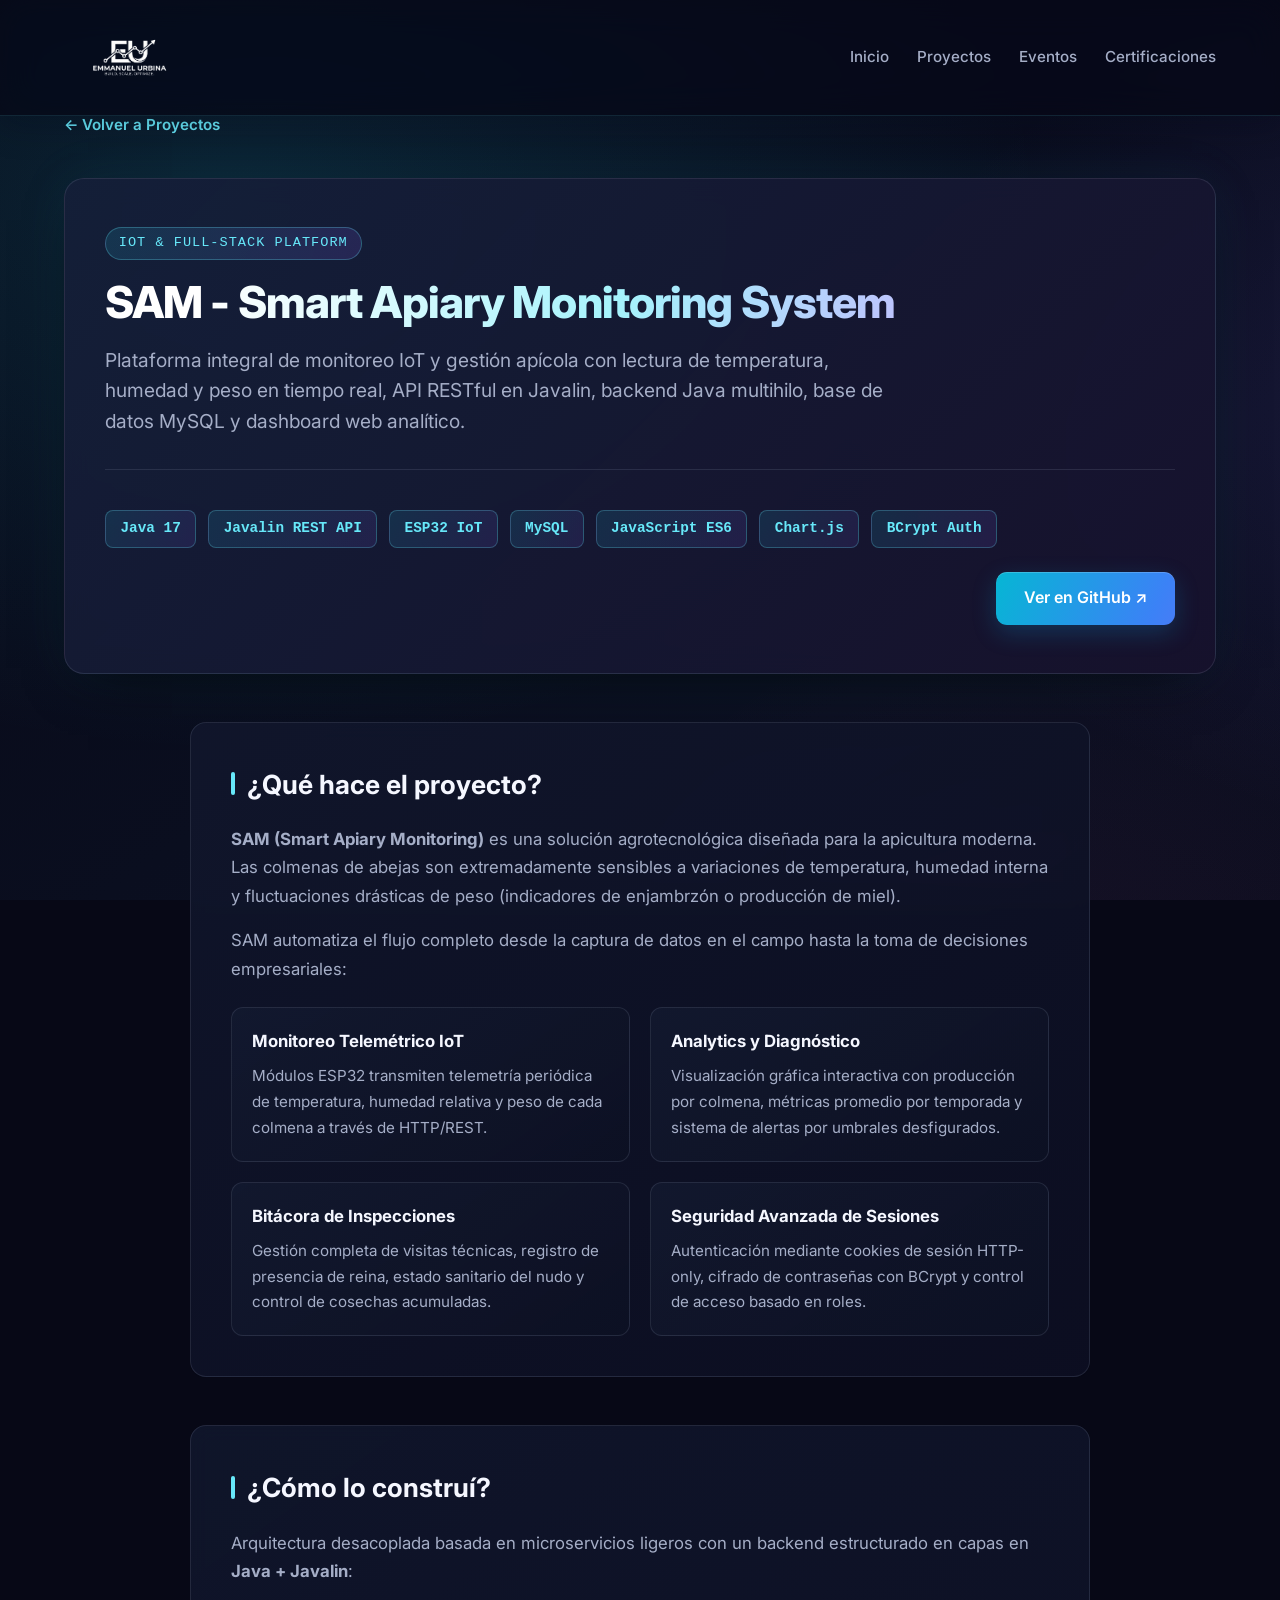
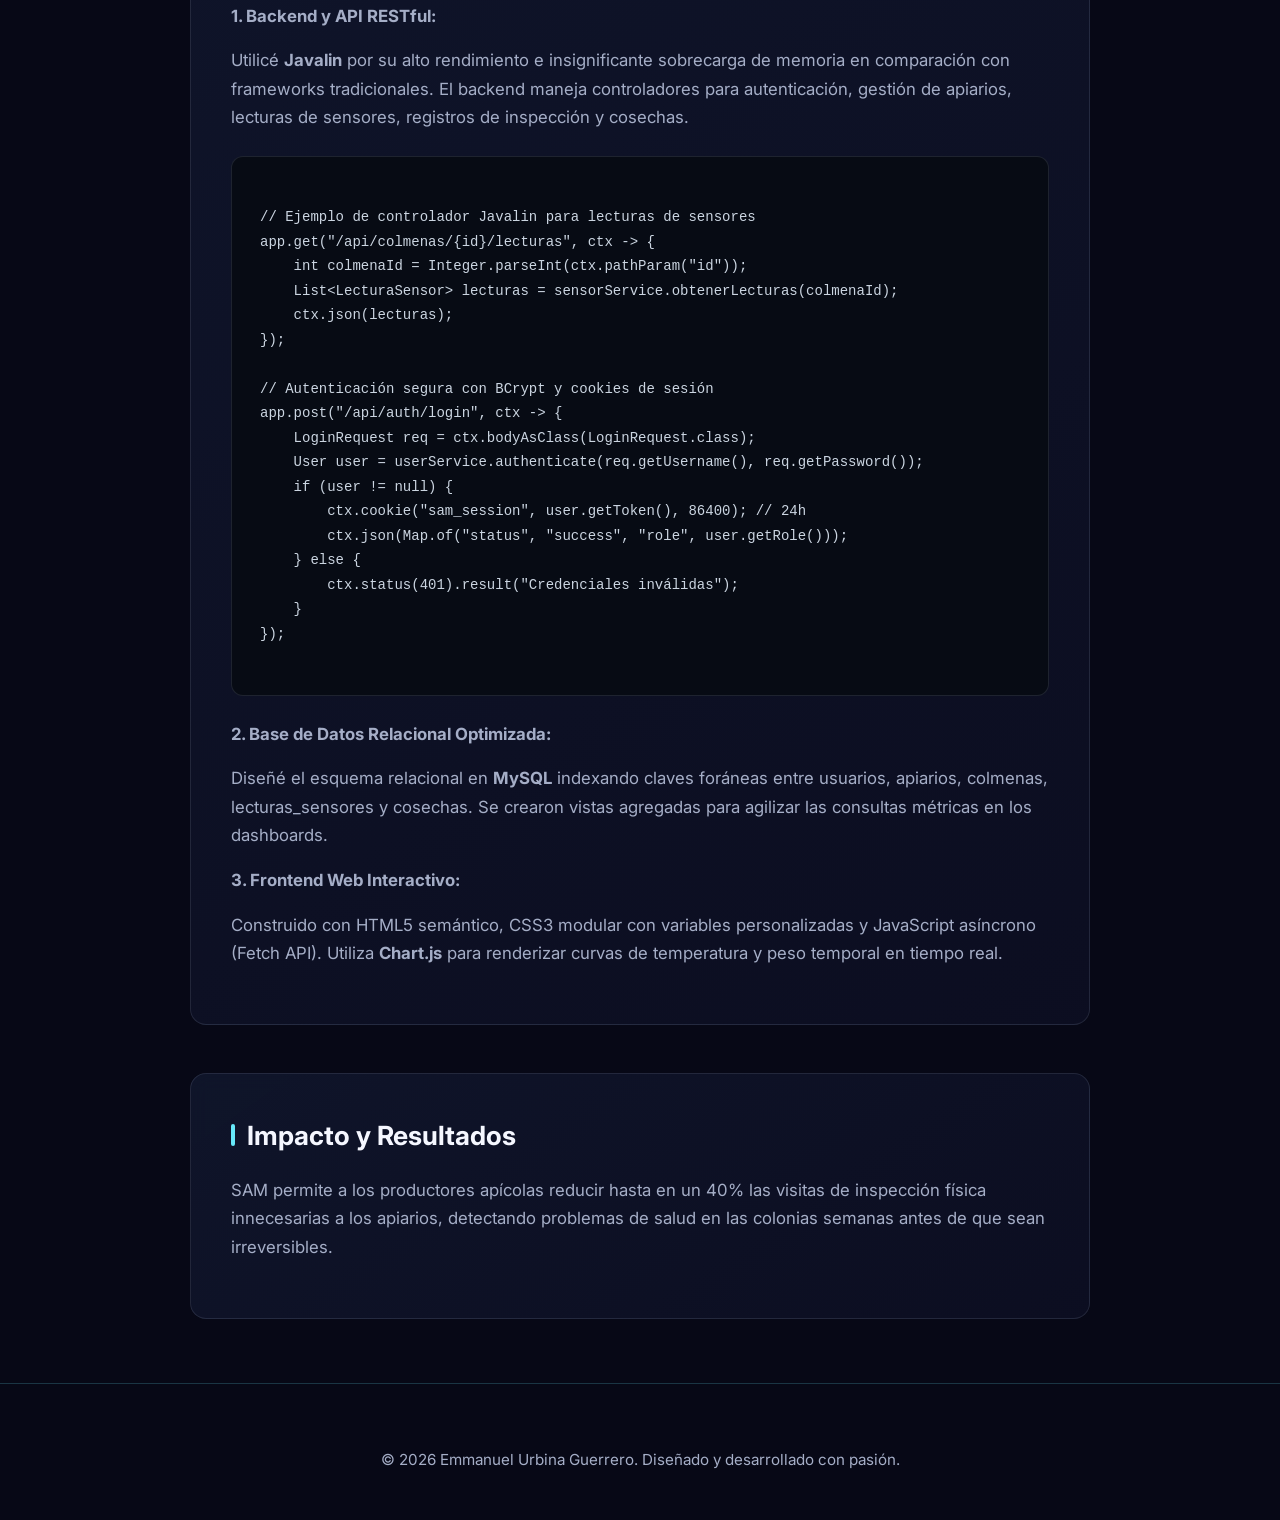
<file: projects/sam.html>
<!DOCTYPE html>
<html lang="es">
<head>
    <meta charset="UTF-8">
    <meta name="viewport" content="width=device-width, initial-scale=1.0">
    <title>SAM - Smart Apiary Monitoring | Blog de Proyecto</title>
    <link rel="stylesheet" href="../style.css">
    <link rel="preconnect" href="https://fonts.googleapis.com">
    <link rel="preconnect" href="https://fonts.gstatic.com" crossorigin>
    <link href="https://fonts.googleapis.com/css2?family=Inter:wght@400;500;600;700;800&display=swap" rel="stylesheet">
</head>
<body>

    <header>
        <nav class="nav-container">
            <a href="../index.html" class="logo">
                <img class="logo-img" src="../img/logoLanding.png" alt="Logo Emmanuel">
            </a>
            <ul class="nav-links">
                <li><a href="../index.html#sobre-mi">Inicio</a></li>
                <li><a href="../index.html#proyectos">Proyectos</a></li>
                <li><a href="../index.html#eventos">Eventos</a></li>
                <li><a href="../index.html#certificaciones">Certificaciones</a></li>
            </ul>
            <button class="nav-toggle" aria-label="Abrir menú">
                <span></span>
                <span></span>
                <span></span>
            </button>
        </nav>
    </header>

    <section style="padding-top: 7rem;">
        <div class="blog-header-nav">
            <a href="../index.html#proyectos" class="btn-back">
                &#8592; Volver a Proyectos
            </a>
        </div>

        <article class="blog-hero">
            <span class="blog-category-tag">IoT & Full-Stack Platform</span>
            <h1 class="blog-title">SAM - Smart Apiary Monitoring System</h1>
            <p class="blog-subtitle">
                Plataforma integral de monitoreo IoT y gestión apícola con lectura de temperatura, humedad y peso en tiempo real, API RESTful en Javalin, backend Java multihilo, base de datos MySQL y dashboard web analítico.
            </p>
            <div class="blog-meta-group">
                <div class="tech-grid">
                    <span class="tech-badge-large">Java 17</span>
                    <span class="tech-badge-large">Javalin REST API</span>
                    <span class="tech-badge-large">ESP32 IoT</span>
                    <span class="tech-badge-large">MySQL</span>
                    <span class="tech-badge-large">JavaScript ES6</span>
                    <span class="tech-badge-large">Chart.js</span>
                    <span class="tech-badge-large">BCrypt Auth</span>
                </div>
                <a href="https://github.com/EmmanuelEUG/SAM-smart-apiary-monitoring-.git" target="_blank" class="btn-cta" style="margin-left: auto;">
                    Ver en GitHub &#8599;
                </a>
            </div>
        </article>

        <div class="blog-content">
            <div class="blog-section">
                <h2>¿Qué hace el proyecto?</h2>
                <p>
                    <strong>SAM (Smart Apiary Monitoring)</strong> es una solución agrotecnológica diseñada para la apicultura moderna. Las colmenas de abejas son extremadamente sensibles a variaciones de temperatura, humedad interna y fluctuaciones drásticas de peso (indicadores de enjambrzón o producción de miel).
                </p>
                <p>
                    SAM automatiza el flujo completo desde la captura de datos en el campo hasta la toma de decisiones empresariales:
                </p>
                <div class="feature-list">
                    <div class="feature-item">
                        <h4>Monitoreo Telemétrico IoT</h4>
                        <p>Módulos ESP32 transmiten telemetría periódica de temperatura, humedad relativa y peso de cada colmena a través de HTTP/REST.</p>
                    </div>
                    <div class="feature-item">
                        <h4>Analytics y Diagnóstico</h4>
                        <p>Visualización gráfica interactiva con producción por colmena, métricas promedio por temporada y sistema de alertas por umbrales desfigurados.</p>
                    </div>
                    <div class="feature-item">
                        <h4>Bitácora de Inspecciones</h4>
                        <p>Gestión completa de visitas técnicas, registro de presencia de reina, estado sanitario del nudo y control de cosechas acumuladas.</p>
                    </div>
                    <div class="feature-item">
                        <h4>Seguridad Avanzada de Sesiones</h4>
                        <p>Autenticación mediante cookies de sesión HTTP-only, cifrado de contraseñas con BCrypt y control de acceso basado en roles.</p>
                    </div>
                </div>
            </div>

            <div class="blog-section">
                <h2>¿Cómo lo construí?</h2>
                <p>
                    Arquitectura desacoplada basada en microservicios ligeros con un backend estructurado en capas en <strong>Java + Javalin</strong>:
                </p>
                
                <p><strong>1. Backend y API RESTful:</strong></p>
                <p>
                    Utilicé <strong>Javalin</strong> por su alto rendimiento e insignificante sobrecarga de memoria en comparación con frameworks tradicionales. El backend maneja controladores para autenticación, gestión de apiarios, lecturas de sensores, registros de inspección y cosechas.
                </p>

                <pre class="code-block"><code>
// Ejemplo de controlador Javalin para lecturas de sensores
app.get("/api/colmenas/{id}/lecturas", ctx -> {
    int colmenaId = Integer.parseInt(ctx.pathParam("id"));
    List&lt;LecturaSensor&gt; lecturas = sensorService.obtenerLecturas(colmenaId);
    ctx.json(lecturas);
});

// Autenticación segura con BCrypt y cookies de sesión
app.post("/api/auth/login", ctx -> {
    LoginRequest req = ctx.bodyAsClass(LoginRequest.class);
    User user = userService.authenticate(req.getUsername(), req.getPassword());
    if (user != null) {
        ctx.cookie("sam_session", user.getToken(), 86400); // 24h
        ctx.json(Map.of("status", "success", "role", user.getRole()));
    } else {
        ctx.status(401).result("Credenciales inválidas");
    }
});
                </code></pre>

                <p><strong>2. Base de Datos Relacional Optimizada:</strong></p>
                <p>
                    Diseñé el esquema relacional en <strong>MySQL</strong> indexando claves foráneas entre <code>usuarios</code>, <code>apiarios</code>, <code>colmenas</code>, <code>lecturas_sensores</code> y <code>cosechas</code>. Se crearon vistas agregadas para agilizar las consultas métricas en los dashboards.
                </p>

                <p><strong>3. Frontend Web Interactivo:</strong></p>
                <p>
                    Construido con HTML5 semántico, CSS3 modular con variables personalizadas y JavaScript asíncrono (Fetch API). Utiliza <strong>Chart.js</strong> para renderizar curvas de temperatura y peso temporal en tiempo real.
                </p>
            </div>

            <div class="blog-section">
                <h2>Impacto y Resultados</h2>
                <p>
                    SAM permite a los productores apícolas reducir hasta en un 40% las visitas de inspección física innecesarias a los apiarios, detectando problemas de salud en las colonias semanas antes de que sean irreversibles.
                </p>
            </div>
        </div>
    </section>

    <footer>
        <p>&copy; 2026 Emmanuel Urbina Guerrero. Diseñado y desarrollado con pasión.</p>
    </footer>

    <script src="../script.js"></script>
</body>
</html>
</file>
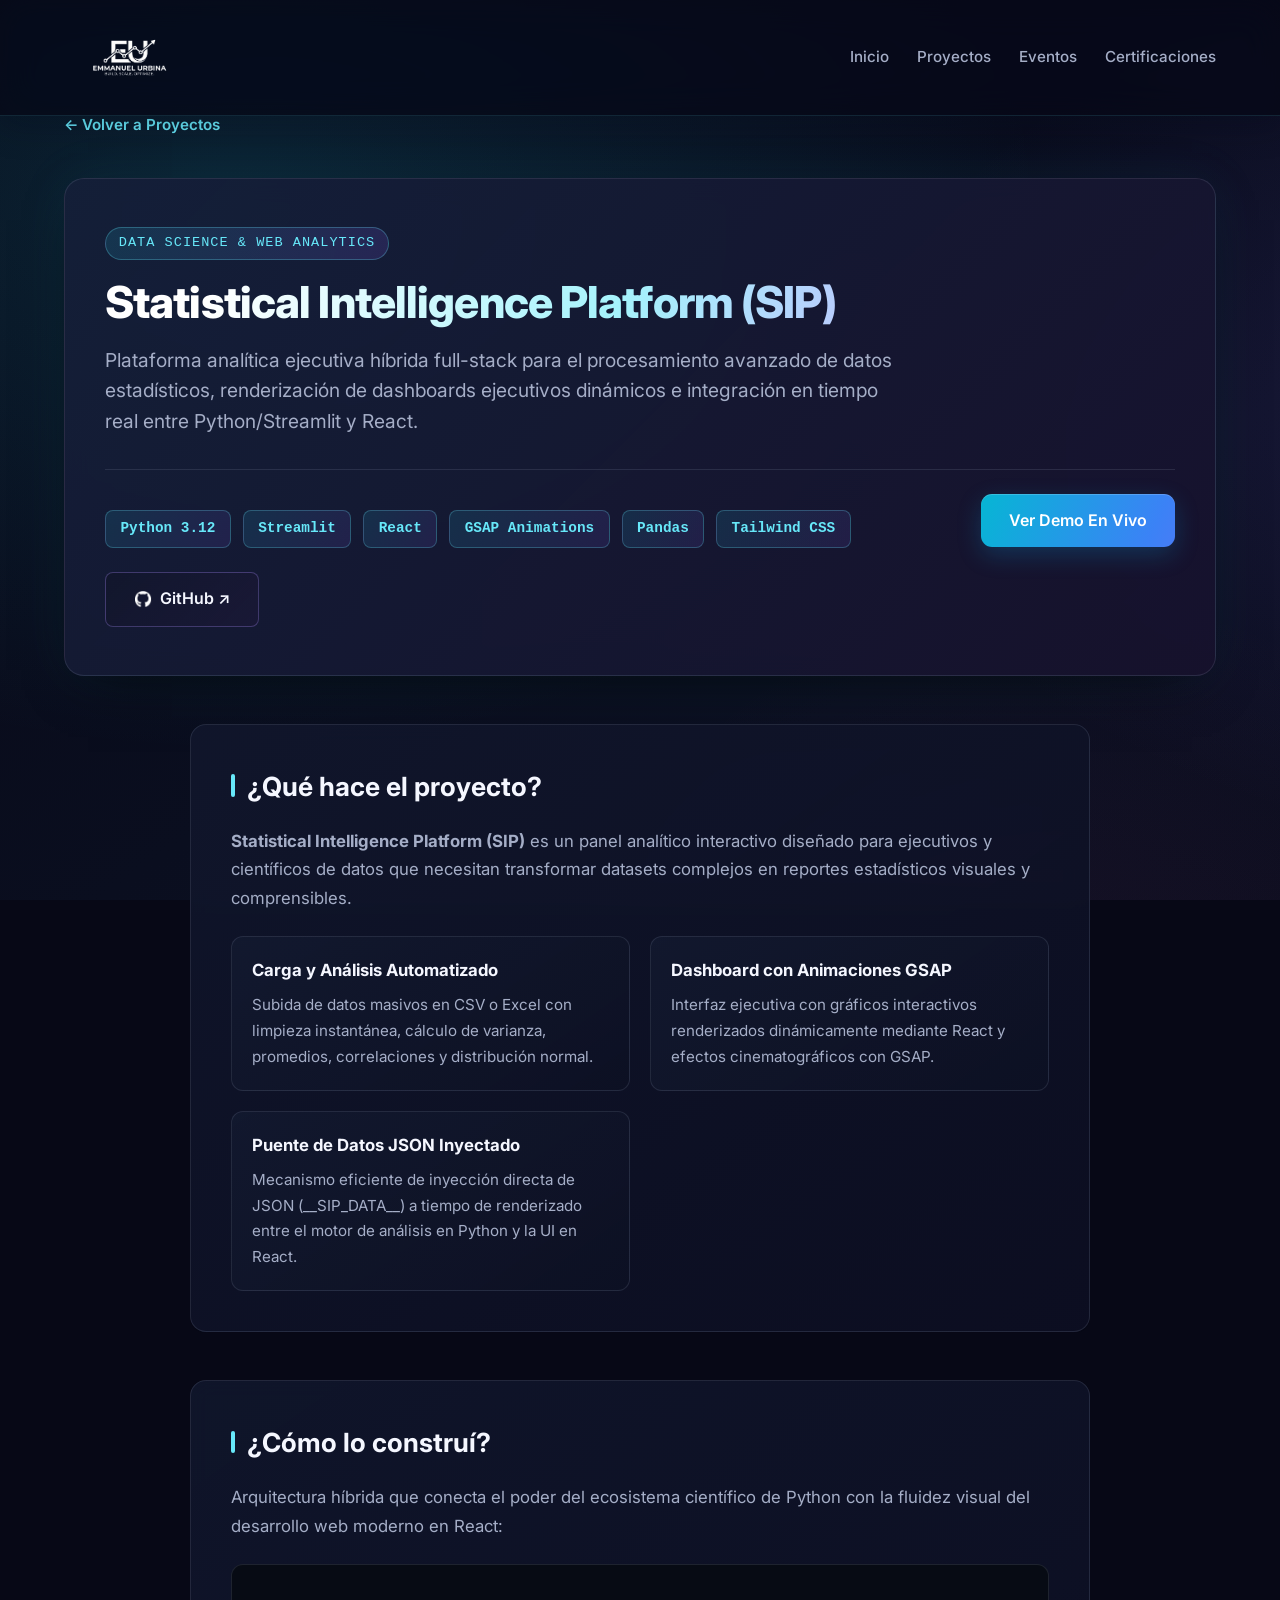
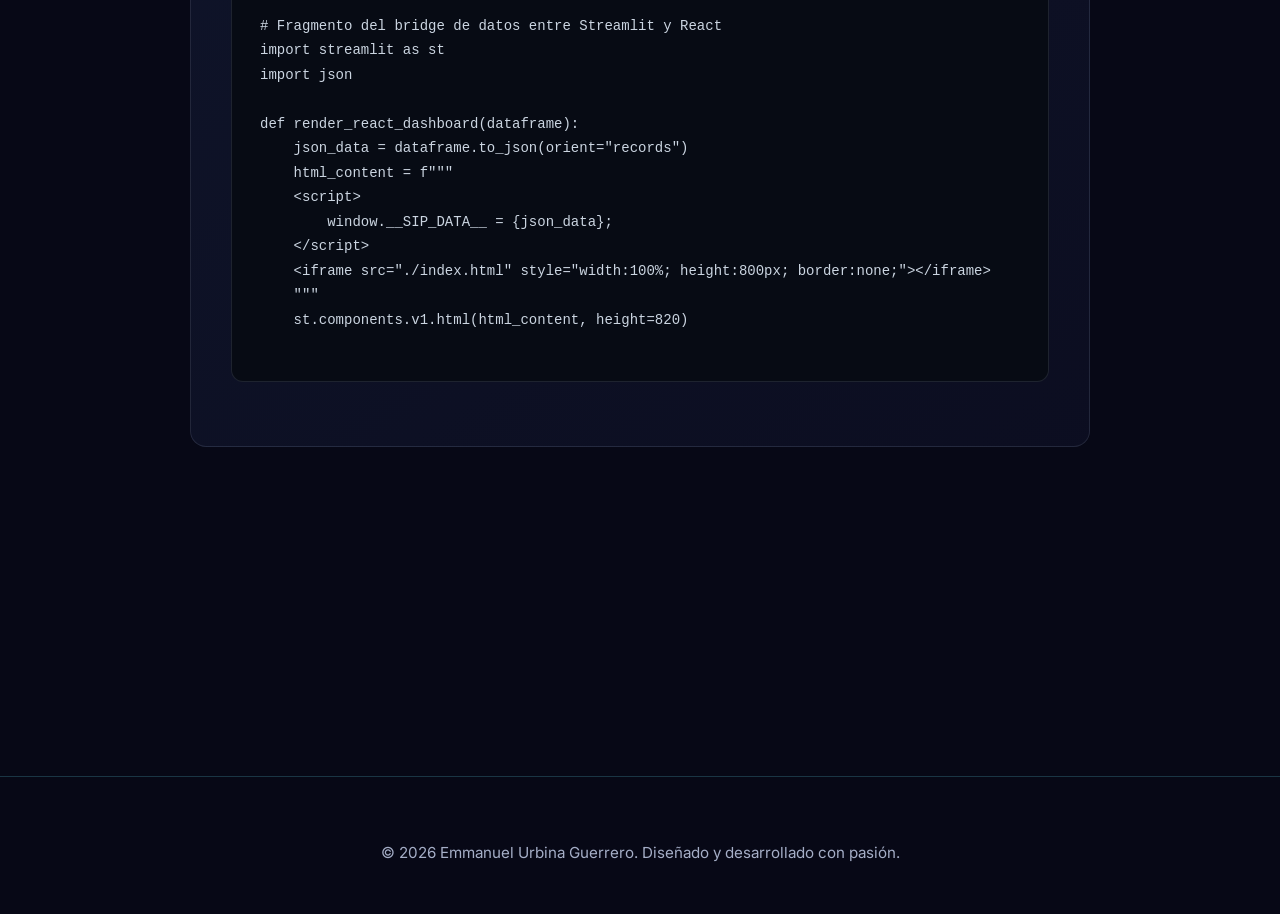
<file: projects/statistical-intelligence-platform.html>
<!DOCTYPE html>
<html lang="es">
<head>
    <meta charset="UTF-8">
    <meta name="viewport" content="width=device-width, initial-scale=1.0">
    <title>Statistical Intelligence Platform | Blog de Proyecto</title>
    <link rel="stylesheet" href="../style.css">
    <link rel="preconnect" href="https://fonts.googleapis.com">
    <link rel="preconnect" href="https://fonts.gstatic.com" crossorigin>
    <link href="https://fonts.googleapis.com/css2?family=Inter:wght@400;500;600;700;800&display=swap" rel="stylesheet">
</head>
<body>

    <header>
        <nav class="nav-container">
            <a href="../index.html" class="logo">
                <img class="logo-img" src="../img/logoLanding.png" alt="Logo Emmanuel">
            </a>
            <ul class="nav-links">
                <li><a href="../index.html#sobre-mi">Inicio</a></li>
                <li><a href="../index.html#proyectos">Proyectos</a></li>
                <li><a href="../index.html#eventos">Eventos</a></li>
                <li><a href="../index.html#certificaciones">Certificaciones</a></li>
            </ul>
            <button class="nav-toggle" aria-label="Abrir menú">
                <span></span>
                <span></span>
                <span></span>
            </button>
        </nav>
    </header>

    <section style="padding-top: 7rem;">
        <div class="blog-header-nav">
            <a href="../index.html#proyectos" class="btn-back">
                &#8592; Volver a Proyectos
            </a>
        </div>

        <article class="blog-hero">
            <span class="blog-category-tag">Data Science & Web Analytics</span>
            <h1 class="blog-title">Statistical Intelligence Platform (SIP)</h1>
            <p class="blog-subtitle">
                Plataforma analítica ejecutiva híbrida full-stack para el procesamiento avanzado de datos estadísticos, renderización de dashboards ejecutivos dinámicos e integración en tiempo real entre Python/Streamlit y React.
            </p>
            <div class="blog-meta-group">
                <div class="tech-grid">
                    <span class="tech-badge-large">Python 3.12</span>
                    <span class="tech-badge-large">Streamlit</span>
                    <span class="tech-badge-large">React</span>
                    <span class="tech-badge-large">GSAP Animations</span>
                    <span class="tech-badge-large">Pandas</span>
                    <span class="tech-badge-large">Tailwind CSS</span>
                </div>
                <a href="https://statistical-intelligence-platform-6cvpu8huvspr9udurfufrm.streamlit.app/" target="_blank" class="btn-cta" style="margin-left: auto;">
                    Ver Demo En Vivo
                </a>
                <a href="https://github.com/EmmanuelEUG/Statistical-Intelligence-Platform.git" target="_blank" class="btn-secondary">
                    <img class="btn-icon" src="../img/githuplogo.png" alt="">
                    GitHub &#8599;
                </a>
            </div>
        </article>

        <div class="blog-content">
            <div class="blog-section">
                <h2>¿Qué hace el proyecto?</h2>
                <p>
                    <strong>Statistical Intelligence Platform (SIP)</strong> es un panel analítico interactivo diseñado para ejecutivos y científicos de datos que necesitan transformar datasets complejos en reportes estadísticos visuales y comprensibles.
                </p>
                <div class="feature-list">
                    <div class="feature-item">
                        <h4>Carga y Análisis Automatizado</h4>
                        <p>Subida de datos masivos en CSV o Excel con limpieza instantánea, cálculo de varianza, promedios, correlaciones y distribución normal.</p>
                    </div>
                    <div class="feature-item">
                        <h4>Dashboard con Animaciones GSAP</h4>
                        <p>Interfaz ejecutiva con gráficos interactivos renderizados dinámicamente mediante React y efectos cinematográficos con GSAP.</p>
                    </div>
                    <div class="feature-item">
                        <h4>Puente de Datos JSON Inyectado</h4>
                        <p>Mecanismo eficiente de inyección directa de JSON (<code>__SIP_DATA__</code>) a tiempo de renderizado entre el motor de análisis en Python y la UI en React.</p>
                    </div>
                </div>
            </div>

            <div class="blog-section">
                <h2>¿Cómo lo construí?</h2>
                <p>
                    Arquitectura híbrida que conecta el poder del ecosistema científico de Python con la fluidez visual del desarrollo web moderno en React:
                </p>

                <pre class="code-block"><code>
# Fragmento del bridge de datos entre Streamlit y React
import streamlit as st
import json

def render_react_dashboard(dataframe):
    json_data = dataframe.to_json(orient="records")
    html_content = f"""
    &lt;script&gt;
        window.__SIP_DATA__ = {json_data};
    &lt;/script&gt;
    &lt;iframe src="./index.html" style="width:100%; height:800px; border:none;"&gt;&lt;/iframe&gt;
    """
    st.components.v1.html(html_content, height=820)
                </code></pre>
            </div>

            <div class="blog-section">
                <h2>Impacto y Despliegue</h2>
                <p>
                    El proyecto se encuentra desplegado y accesible públicamente en la nube de Streamlit, sirviendo como herramienta de referencia para análisis rápido de datos en entornos académicos y corporativos.
                </p>
            </div>
        </div>
    </section>

    <footer>
        <p>&copy; 2026 Emmanuel Urbina Guerrero. Diseñado y desarrollado con pasión.</p>
    </footer>

    <script src="../script.js"></script>
</body>
</html>
</file>
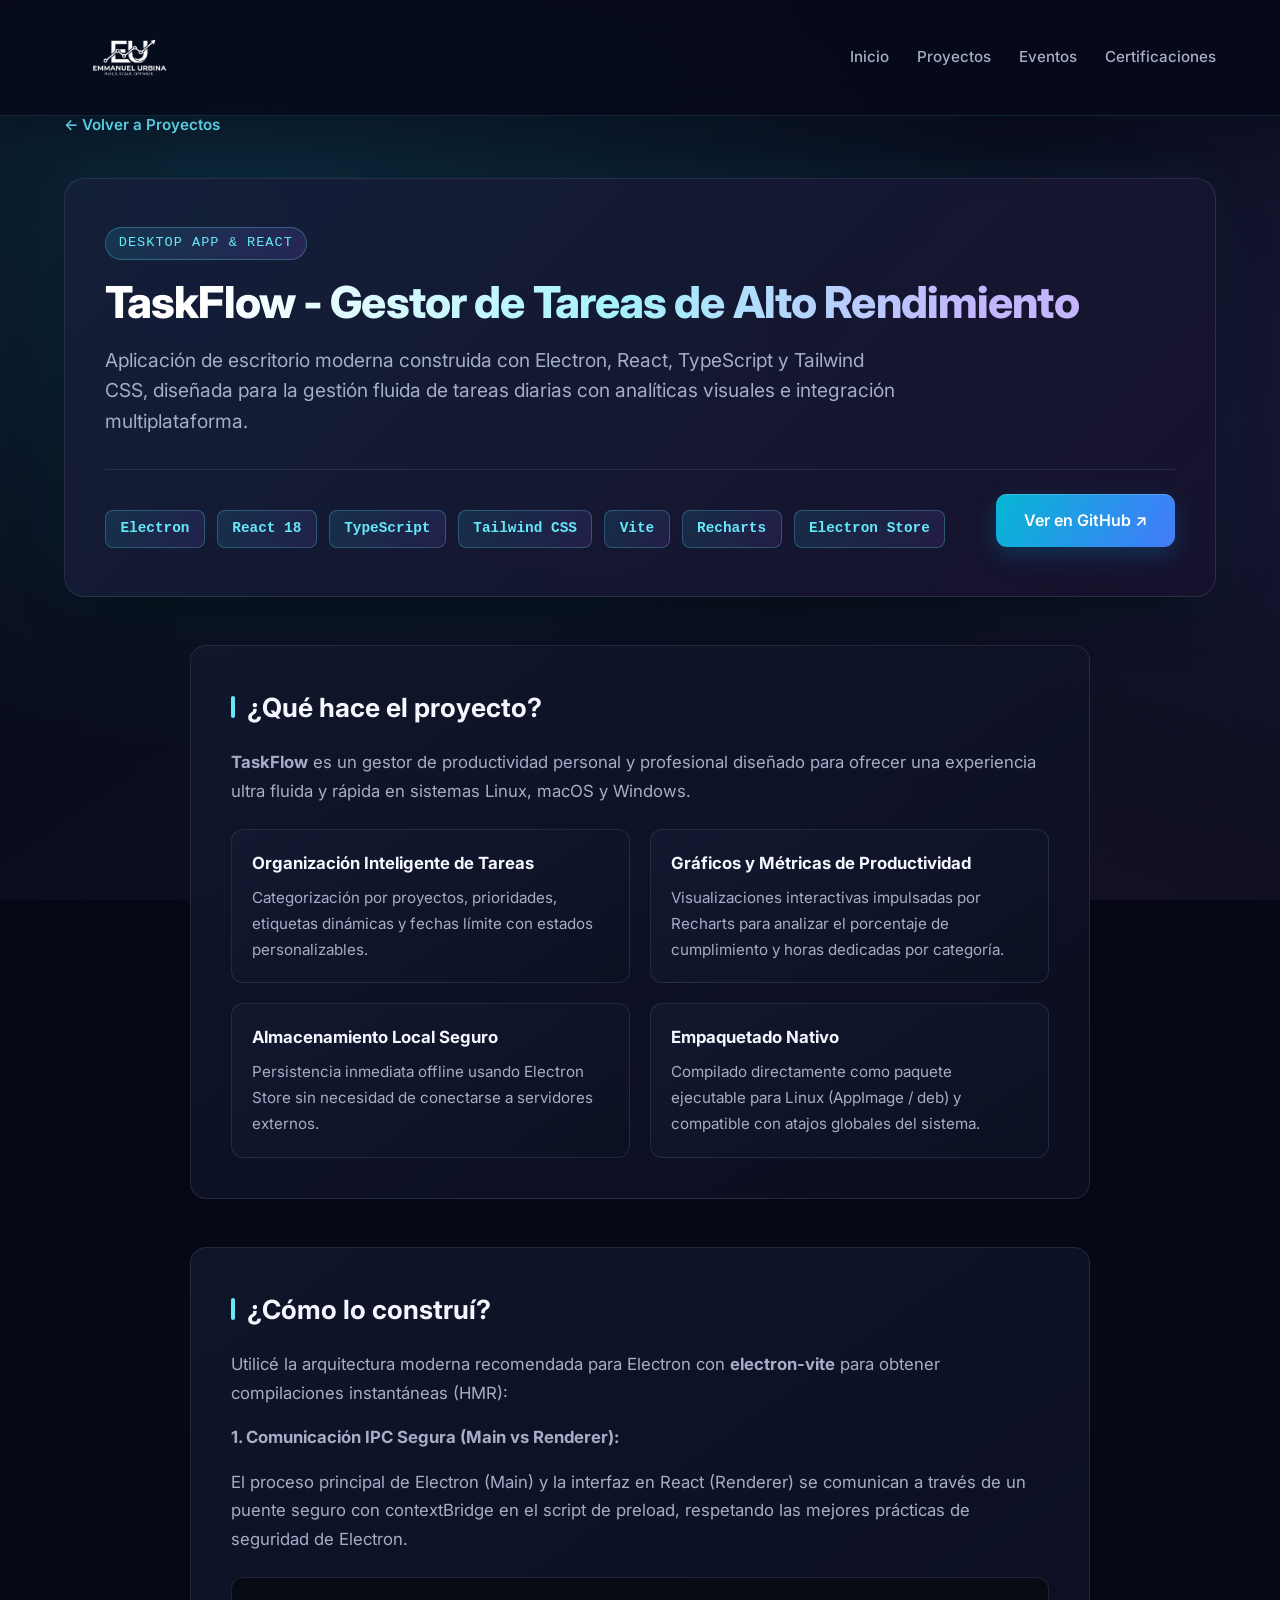
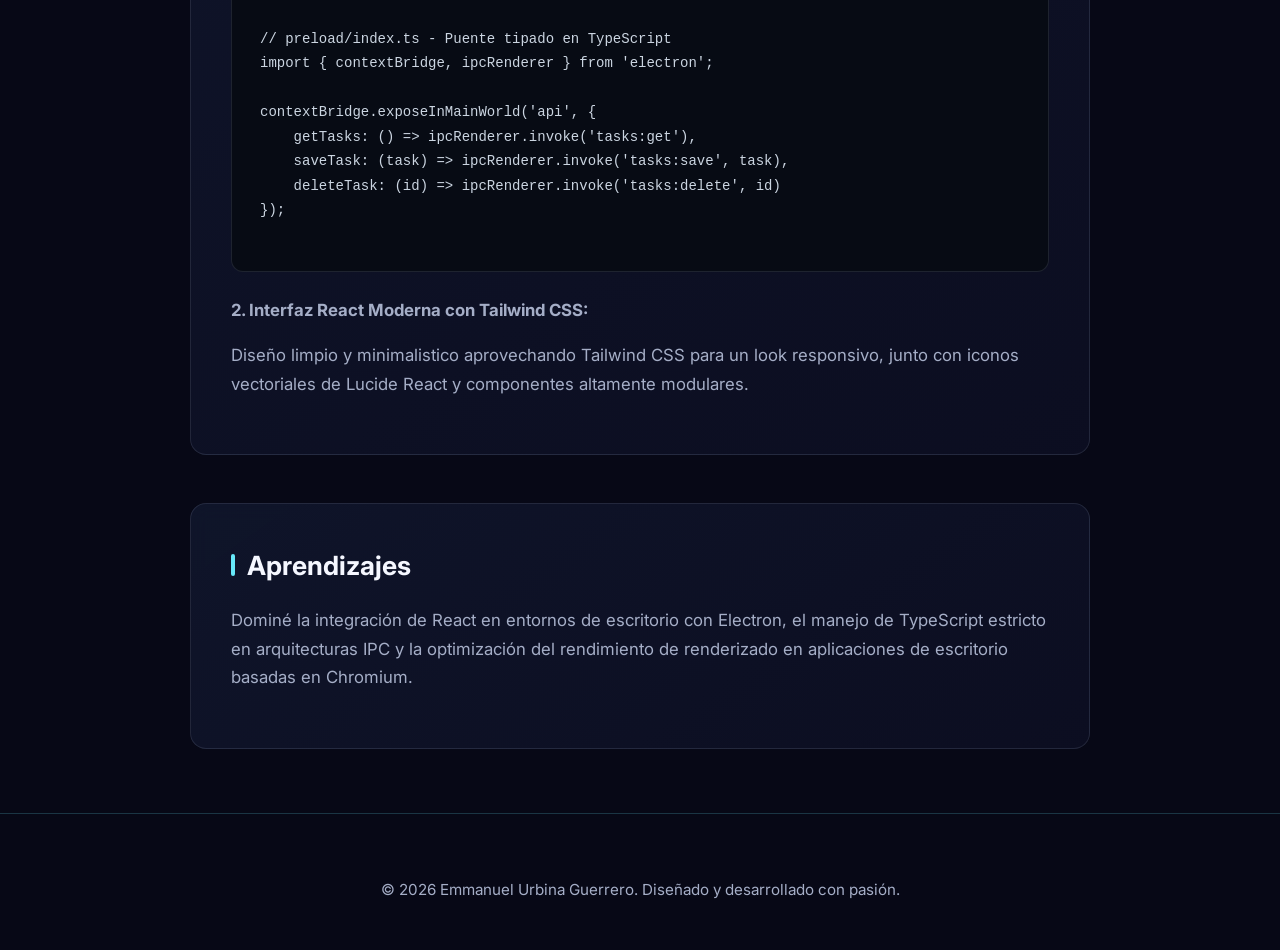
<file: projects/taskflow.html>
<!DOCTYPE html>
<html lang="es">
<head>
    <meta charset="UTF-8">
    <meta name="viewport" content="width=device-width, initial-scale=1.0">
    <title>TaskFlow | Blog de Proyecto</title>
    <link rel="stylesheet" href="../style.css">
    <link rel="preconnect" href="https://fonts.googleapis.com">
    <link rel="preconnect" href="https://fonts.gstatic.com" crossorigin>
    <link href="https://fonts.googleapis.com/css2?family=Inter:wght@400;500;600;700;800&display=swap" rel="stylesheet">
</head>
<body>

    <header>
        <nav class="nav-container">
            <a href="../index.html" class="logo">
                <img class="logo-img" src="../img/logoLanding.png" alt="Logo Emmanuel">
            </a>
            <ul class="nav-links">
                <li><a href="../index.html#sobre-mi">Inicio</a></li>
                <li><a href="../index.html#proyectos">Proyectos</a></li>
                <li><a href="../index.html#eventos">Eventos</a></li>
                <li><a href="../index.html#certificaciones">Certificaciones</a></li>
            </ul>
            <button class="nav-toggle" aria-label="Abrir menú">
                <span></span>
                <span></span>
                <span></span>
            </button>
        </nav>
    </header>

    <section style="padding-top: 7rem;">
        <div class="blog-header-nav">
            <a href="../index.html#proyectos" class="btn-back">
                &#8592; Volver a Proyectos
            </a>
        </div>

        <article class="blog-hero">
            <span class="blog-category-tag">Desktop App & React</span>
            <h1 class="blog-title">TaskFlow - Gestor de Tareas de Alto Rendimiento</h1>
            <p class="blog-subtitle">
                Aplicación de escritorio moderna construida con Electron, React, TypeScript y Tailwind CSS, diseñada para la gestión fluida de tareas diarias con analíticas visuales e integración multiplataforma.
            </p>
            <div class="blog-meta-group">
                <div class="tech-grid">
                    <span class="tech-badge-large">Electron</span>
                    <span class="tech-badge-large">React 18</span>
                    <span class="tech-badge-large">TypeScript</span>
                    <span class="tech-badge-large">Tailwind CSS</span>
                    <span class="tech-badge-large">Vite</span>
                    <span class="tech-badge-large">Recharts</span>
                    <span class="tech-badge-large">Electron Store</span>
                </div>
                <a href="https://github.com/EmmanuelEUG/TaskFlow.git" target="_blank" class="btn-cta" style="margin-left: auto;">
                    Ver en GitHub &#8599;
                </a>
            </div>
        </article>

        <div class="blog-content">
            <div class="blog-section">
                <h2>¿Qué hace el proyecto?</h2>
                <p>
                    <strong>TaskFlow</strong> es un gestor de productividad personal y profesional diseñado para ofrecer una experiencia ultra fluida y rápida en sistemas Linux, macOS y Windows.
                </p>
                <div class="feature-list">
                    <div class="feature-item">
                        <h4>Organización Inteligente de Tareas</h4>
                        <p>Categorización por proyectos, prioridades, etiquetas dinámicas y fechas límite con estados personalizables.</p>
                    </div>
                    <div class="feature-item">
                        <h4>Gráficos y Métricas de Productividad</h4>
                        <p>Visualizaciones interactivas impulsadas por <code>Recharts</code> para analizar el porcentaje de cumplimiento y horas dedicadas por categoría.</p>
                    </div>
                    <div class="feature-item">
                        <h4>Almacenamiento Local Seguro</h4>
                        <p>Persistencia inmediata offline usando <code>Electron Store</code> sin necesidad de conectarse a servidores externos.</p>
                    </div>
                    <div class="feature-item">
                        <h4>Empaquetado Nativo</h4>
                        <p>Compilado directamente como paquete ejecutable para Linux (AppImage / deb) y compatible con atajos globales del sistema.</p>
                    </div>
                </div>
            </div>

            <div class="blog-section">
                <h2>¿Cómo lo construí?</h2>
                <p>
                    Utilicé la arquitectura moderna recomendada para Electron con <strong>electron-vite</strong> para obtener compilaciones instantáneas (HMR):
                </p>

                <p><strong>1. Comunicación IPC Segura (Main vs Renderer):</strong></p>
                <p>
                    El proceso principal de Electron (Main) y la interfaz en React (Renderer) se comunican a través de un puente seguro con <code>contextBridge</code> en el script de <code>preload</code>, respetando las mejores prácticas de seguridad de Electron.
                </p>

                <pre class="code-block"><code>
// preload/index.ts - Puente tipado en TypeScript
import { contextBridge, ipcRenderer } from 'electron';

contextBridge.exposeInMainWorld('api', {
    getTasks: () => ipcRenderer.invoke('tasks:get'),
    saveTask: (task) => ipcRenderer.invoke('tasks:save', task),
    deleteTask: (id) => ipcRenderer.invoke('tasks:delete', id)
});
                </code></pre>

                <p><strong>2. Interfaz React Moderna con Tailwind CSS:</strong></p>
                <p>
                    Diseño limpio y minimalistico aprovechando Tailwind CSS para un look responsivo, junto con iconos vectoriales de Lucide React y componentes altamente modulares.
                </p>
            </div>

            <div class="blog-section">
                <h2>Aprendizajes</h2>
                <p>
                    Dominé la integración de React en entornos de escritorio con Electron, el manejo de TypeScript estricto en arquitecturas IPC y la optimización del rendimiento de renderizado en aplicaciones de escritorio basadas en Chromium.
                </p>
            </div>
        </div>
    </section>

    <footer>
        <p>&copy; 2026 Emmanuel Urbina Guerrero. Diseñado y desarrollado con pasión.</p>
    </footer>

    <script src="../script.js"></script>
</body>
</html>
</file>
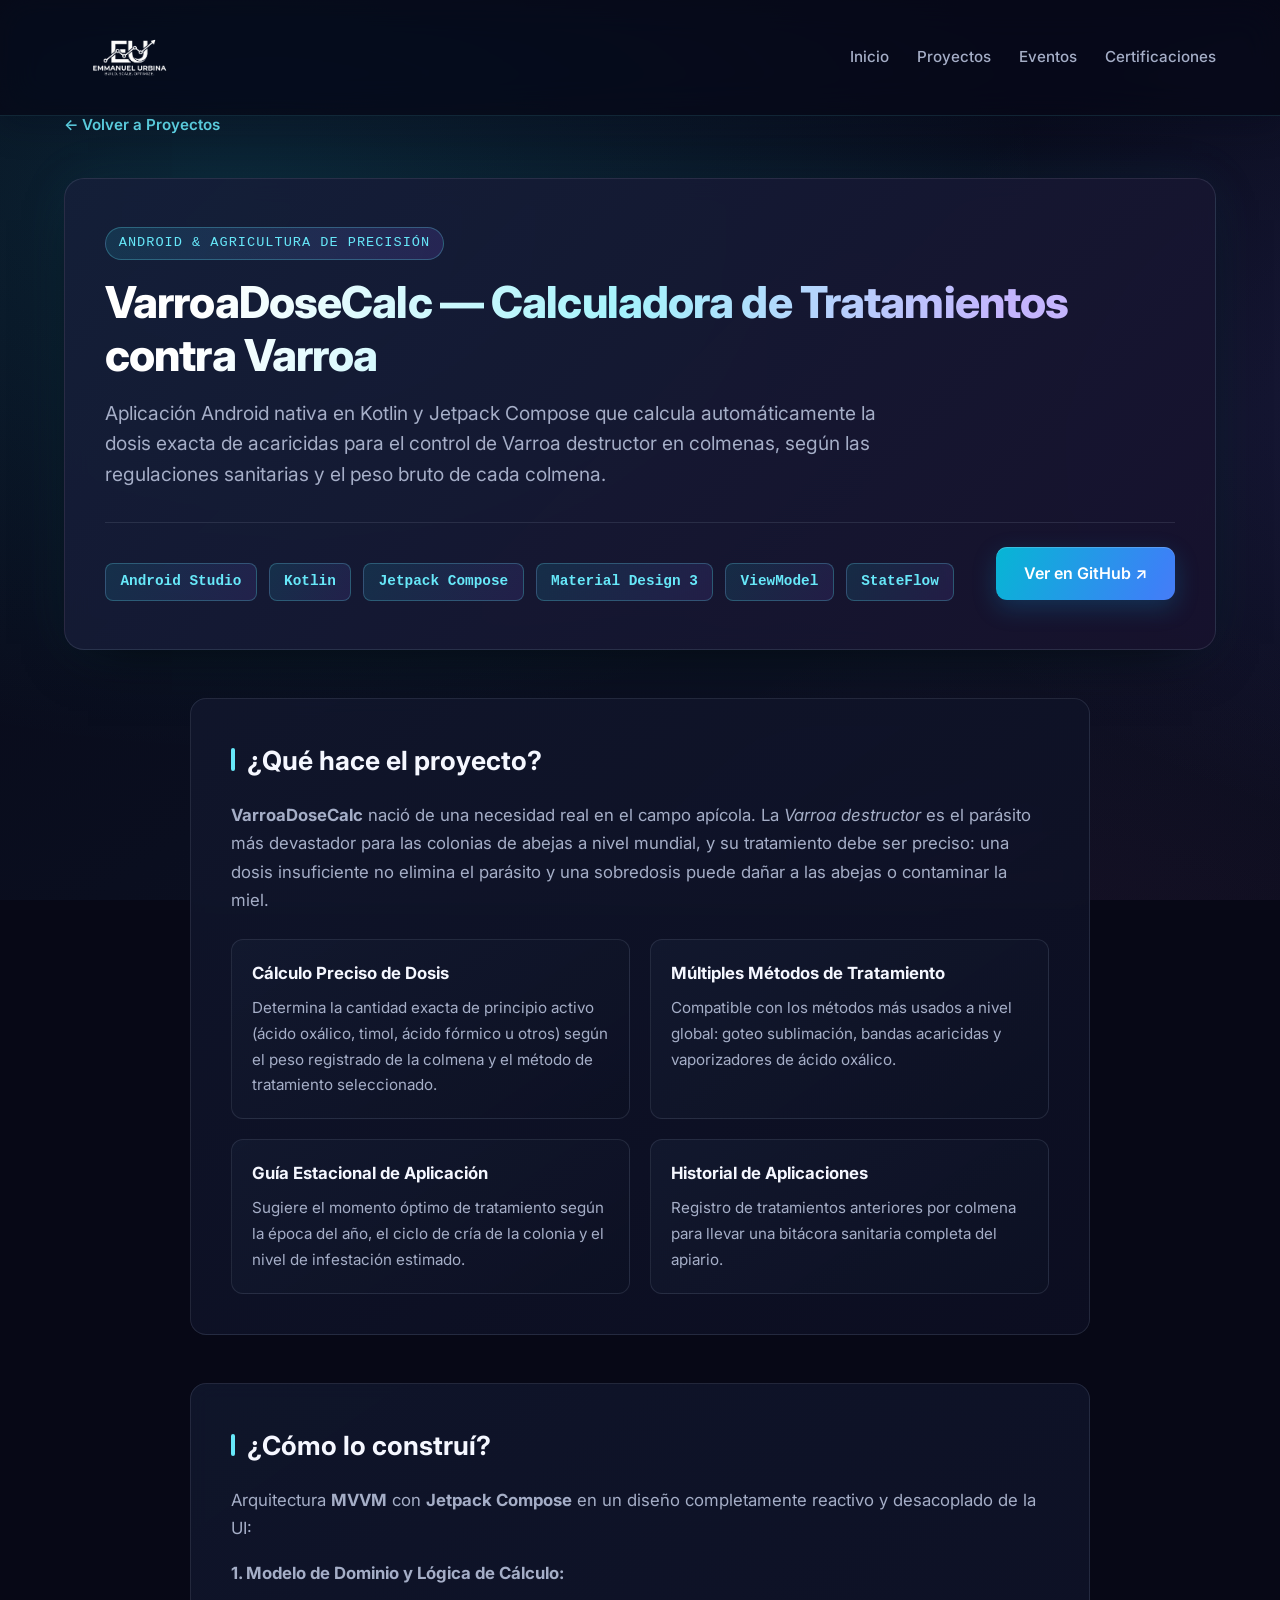
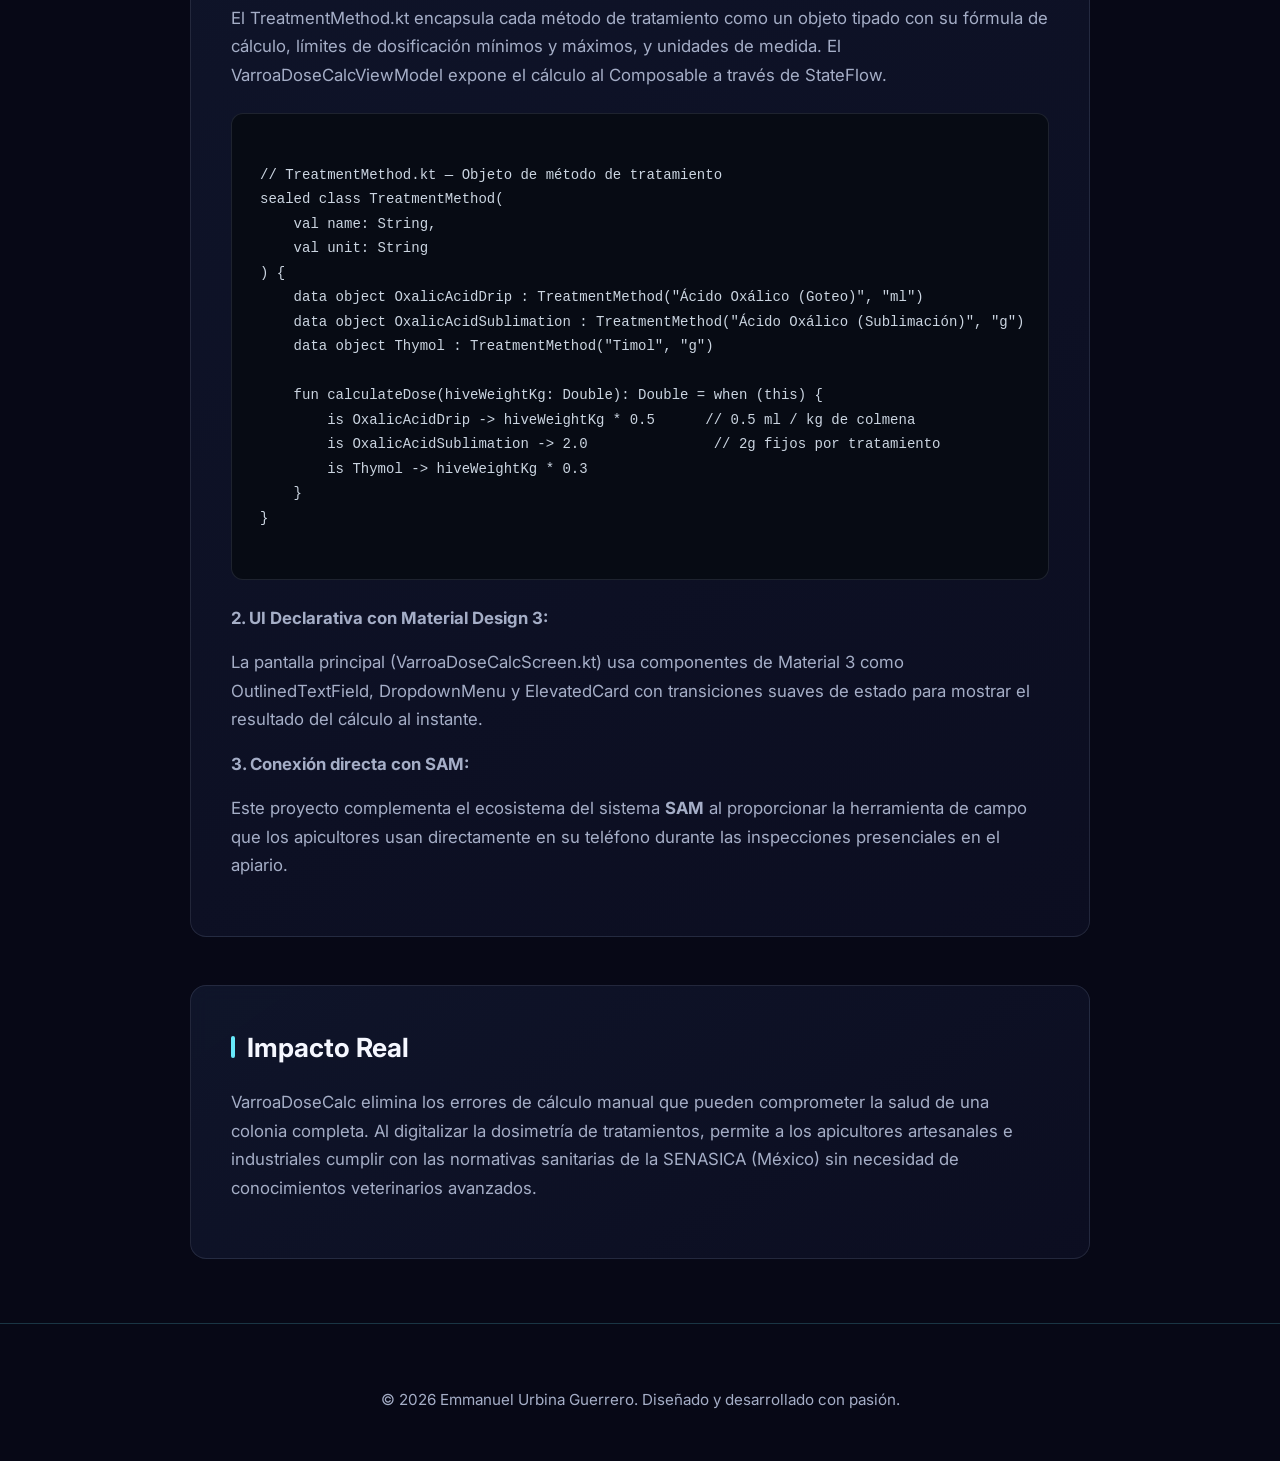
<file: projects/varroadosecalc.html>
<!DOCTYPE html>
<html lang="es">
<head>
    <meta charset="UTF-8">
    <meta name="viewport" content="width=device-width, initial-scale=1.0">
    <title>VarroaDoseCalc | Blog de Proyecto</title>
    <link rel="stylesheet" href="../style.css">
    <link rel="preconnect" href="https://fonts.googleapis.com">
    <link rel="preconnect" href="https://fonts.gstatic.com" crossorigin>
    <link href="https://fonts.googleapis.com/css2?family=Inter:wght@400;500;600;700;800&display=swap" rel="stylesheet">
</head>
<body>

    <header>
        <nav class="nav-container">
            <a href="../index.html" class="logo">
                <img class="logo-img" src="../img/logoLanding.png" alt="Logo Emmanuel">
            </a>
            <ul class="nav-links">
                <li><a href="../index.html#sobre-mi">Inicio</a></li>
                <li><a href="../index.html#proyectos">Proyectos</a></li>
                <li><a href="../index.html#eventos">Eventos</a></li>
                <li><a href="../index.html#certificaciones">Certificaciones</a></li>
            </ul>
            <button class="nav-toggle" aria-label="Abrir menú">
                <span></span>
                <span></span>
                <span></span>
            </button>
        </nav>
    </header>

    <section style="padding-top: 7rem;">
        <div class="blog-header-nav">
            <a href="../index.html#proyectos" class="btn-back">
                &#8592; Volver a Proyectos
            </a>
        </div>

        <article class="blog-hero">
            <span class="blog-category-tag">Android & Agricultura de Precisión</span>
            <h1 class="blog-title">VarroaDoseCalc — Calculadora de Tratamientos contra Varroa</h1>
            <p class="blog-subtitle">
                Aplicación Android nativa en Kotlin y Jetpack Compose que calcula automáticamente la dosis exacta de acaricidas para el control de Varroa destructor en colmenas, según las regulaciones sanitarias y el peso bruto de cada colmena.
            </p>
            <div class="blog-meta-group">
                <div class="tech-grid">
                    <span class="tech-badge-large">Android Studio</span>
                    <span class="tech-badge-large">Kotlin</span>
                    <span class="tech-badge-large">Jetpack Compose</span>
                    <span class="tech-badge-large">Material Design 3</span>
                    <span class="tech-badge-large">ViewModel</span>
                    <span class="tech-badge-large">StateFlow</span>
                </div>
                <a href="https://github.com/EmmanuelEUG/VarroaDoseCalc.git" target="_blank" class="btn-cta" style="margin-left: auto;">
                    Ver en GitHub &#8599;
                </a>
            </div>
        </article>

        <div class="blog-content">
            <div class="blog-section">
                <h2>¿Qué hace el proyecto?</h2>
                <p>
                    <strong>VarroaDoseCalc</strong> nació de una necesidad real en el campo apícola. La <em>Varroa destructor</em> es el parásito más devastador para las colonias de abejas a nivel mundial, y su tratamiento debe ser preciso: una dosis insuficiente no elimina el parásito y una sobredosis puede dañar a las abejas o contaminar la miel.
                </p>
                <div class="feature-list">
                    <div class="feature-item">
                        <h4>Cálculo Preciso de Dosis</h4>
                        <p>Determina la cantidad exacta de principio activo (ácido oxálico, timol, ácido fórmico u otros) según el peso registrado de la colmena y el método de tratamiento seleccionado.</p>
                    </div>
                    <div class="feature-item">
                        <h4>Múltiples Métodos de Tratamiento</h4>
                        <p>Compatible con los métodos más usados a nivel global: goteo sublimación, bandas acaricidas y vaporizadores de ácido oxálico.</p>
                    </div>
                    <div class="feature-item">
                        <h4>Guía Estacional de Aplicación</h4>
                        <p>Sugiere el momento óptimo de tratamiento según la época del año, el ciclo de cría de la colonia y el nivel de infestación estimado.</p>
                    </div>
                    <div class="feature-item">
                        <h4>Historial de Aplicaciones</h4>
                        <p>Registro de tratamientos anteriores por colmena para llevar una bitácora sanitaria completa del apiario.</p>
                    </div>
                </div>
            </div>

            <div class="blog-section">
                <h2>¿Cómo lo construí?</h2>
                <p>
                    Arquitectura <strong>MVVM</strong> con <strong>Jetpack Compose</strong> en un diseño completamente reactivo y desacoplado de la UI:
                </p>

                <p><strong>1. Modelo de Dominio y Lógica de Cálculo:</strong></p>
                <p>
                    El <code>TreatmentMethod.kt</code> encapsula cada método de tratamiento como un objeto tipado con su fórmula de cálculo, límites de dosificación mínimos y máximos, y unidades de medida. El <code>VarroaDoseCalcViewModel</code> expone el cálculo al Composable a través de <code>StateFlow</code>.
                </p>

                <pre class="code-block"><code>
// TreatmentMethod.kt — Objeto de método de tratamiento
sealed class TreatmentMethod(
    val name: String,
    val unit: String
) {
    data object OxalicAcidDrip : TreatmentMethod("Ácido Oxálico (Goteo)", "ml")
    data object OxalicAcidSublimation : TreatmentMethod("Ácido Oxálico (Sublimación)", "g")
    data object Thymol : TreatmentMethod("Timol", "g")

    fun calculateDose(hiveWeightKg: Double): Double = when (this) {
        is OxalicAcidDrip -> hiveWeightKg * 0.5      // 0.5 ml / kg de colmena
        is OxalicAcidSublimation -> 2.0               // 2g fijos por tratamiento
        is Thymol -> hiveWeightKg * 0.3
    }
}
                </code></pre>

                <p><strong>2. UI Declarativa con Material Design 3:</strong></p>
                <p>
                    La pantalla principal (<code>VarroaDoseCalcScreen.kt</code>) usa componentes de Material 3 como <code>OutlinedTextField</code>, <code>DropdownMenu</code> y <code>ElevatedCard</code> con transiciones suaves de estado para mostrar el resultado del cálculo al instante.
                </p>

                <p><strong>3. Conexión directa con SAM:</strong></p>
                <p>
                    Este proyecto complementa el ecosistema del sistema <strong>SAM</strong> al proporcionar la herramienta de campo que los apicultores usan directamente en su teléfono durante las inspecciones presenciales en el apiario.
                </p>
            </div>

            <div class="blog-section">
                <h2>Impacto Real</h2>
                <p>
                    VarroaDoseCalc elimina los errores de cálculo manual que pueden comprometer la salud de una colonia completa. Al digitalizar la dosimetría de tratamientos, permite a los apicultores artesanales e industriales cumplir con las normativas sanitarias de la SENASICA (México) sin necesidad de conocimientos veterinarios avanzados.
                </p>
            </div>
        </div>
    </section>

    <footer>
        <p>&copy; 2026 Emmanuel Urbina Guerrero. Diseñado y desarrollado con pasión.</p>
    </footer>

    <script src="../script.js"></script>
</body>
</html>
</file>
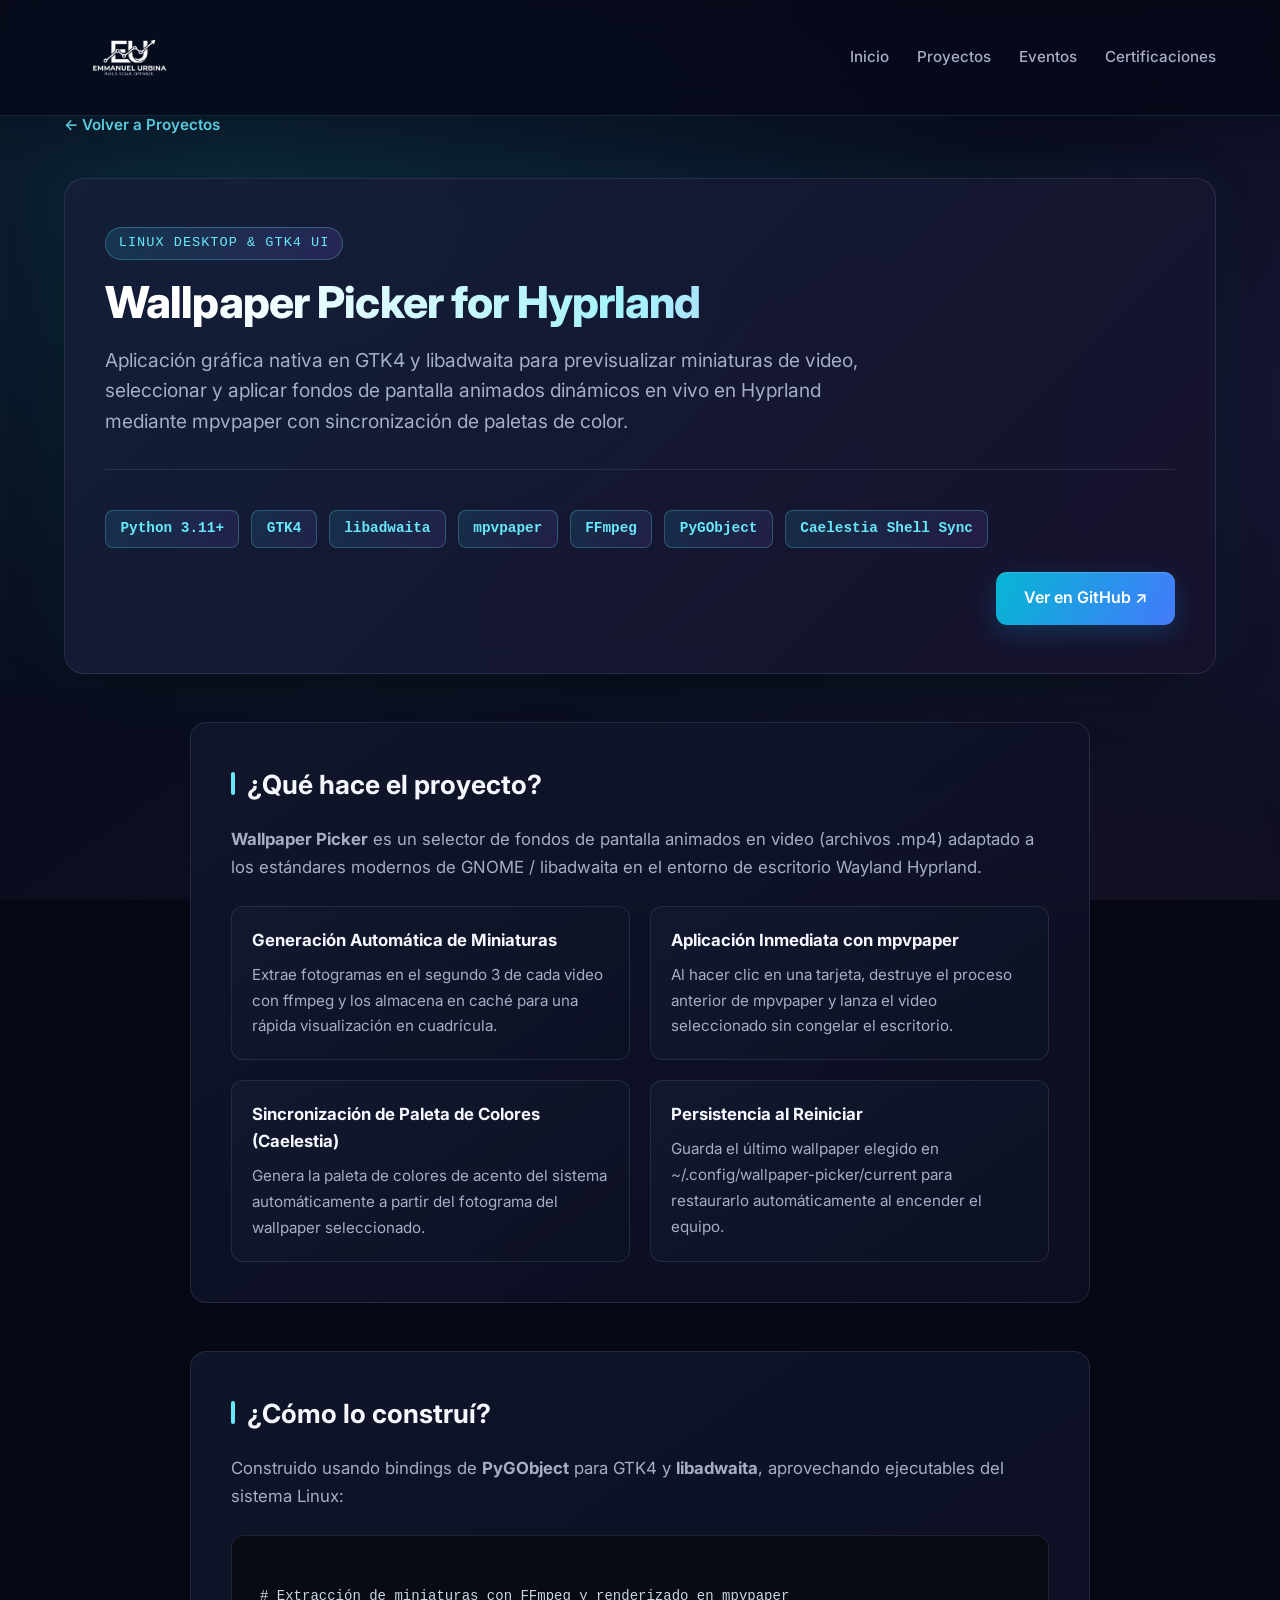
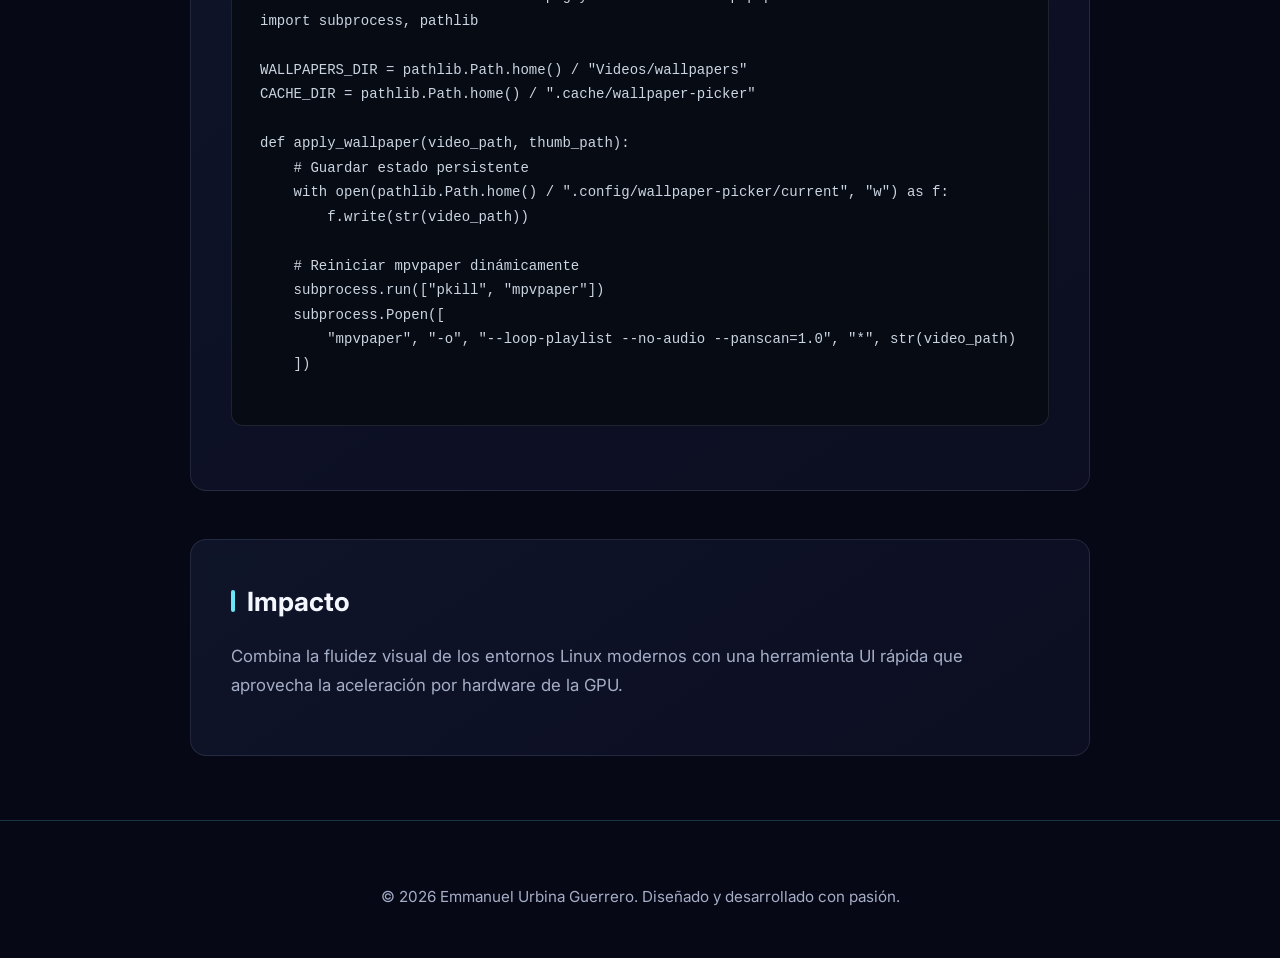
<file: projects/wallpaper-picker.html>
<!DOCTYPE html>
<html lang="es">
<head>
    <meta charset="UTF-8">
    <meta name="viewport" content="width=device-width, initial-scale=1.0">
    <title>Wallpaper Picker Hyprland | Blog de Proyecto</title>
    <link rel="stylesheet" href="../style.css">
    <link rel="preconnect" href="https://fonts.googleapis.com">
    <link rel="preconnect" href="https://fonts.gstatic.com" crossorigin>
    <link href="https://fonts.googleapis.com/css2?family=Inter:wght@400;500;600;700;800&display=swap" rel="stylesheet">
</head>
<body>

    <header>
        <nav class="nav-container">
            <a href="../index.html" class="logo">
                <img class="logo-img" src="../img/logoLanding.png" alt="Logo Emmanuel">
            </a>
            <ul class="nav-links">
                <li><a href="../index.html#sobre-mi">Inicio</a></li>
                <li><a href="../index.html#proyectos">Proyectos</a></li>
                <li><a href="../index.html#eventos">Eventos</a></li>
                <li><a href="../index.html#certificaciones">Certificaciones</a></li>
            </ul>
            <button class="nav-toggle" aria-label="Abrir menú">
                <span></span>
                <span></span>
                <span></span>
            </button>
        </nav>
    </header>

    <section style="padding-top: 7rem;">
        <div class="blog-header-nav">
            <a href="../index.html#proyectos" class="btn-back">
                &#8592; Volver a Proyectos
            </a>
        </div>

        <article class="blog-hero">
            <span class="blog-category-tag">Linux Desktop & GTK4 UI</span>
            <h1 class="blog-title">Wallpaper Picker for Hyprland</h1>
            <p class="blog-subtitle">
                Aplicación gráfica nativa en GTK4 y libadwaita para previsualizar miniaturas de video, seleccionar y aplicar fondos de pantalla animados dinámicos en vivo en Hyprland mediante mpvpaper con sincronización de paletas de color.
            </p>
            <div class="blog-meta-group">
                <div class="tech-grid">
                    <span class="tech-badge-large">Python 3.11+</span>
                    <span class="tech-badge-large">GTK4</span>
                    <span class="tech-badge-large">libadwaita</span>
                    <span class="tech-badge-large">mpvpaper</span>
                    <span class="tech-badge-large">FFmpeg</span>
                    <span class="tech-badge-large">PyGObject</span>
                    <span class="tech-badge-large">Caelestia Shell Sync</span>
                </div>
                <a href="https://github.com/EmmanuelEUG/wallpapers-hyperland.git" target="_blank" class="btn-cta" style="margin-left: auto;">
                    Ver en GitHub &#8599;
                </a>
            </div>
        </article>

        <div class="blog-content">
            <div class="blog-section">
                <h2>¿Qué hace el proyecto?</h2>
                <p>
                    <strong>Wallpaper Picker</strong> es un selector de fondos de pantalla animados en video (archivos <code>.mp4</code>) adaptado a los estándares modernos de GNOME / libadwaita en el entorno de escritorio Wayland Hyprland.
                </p>
                <div class="feature-list">
                    <div class="feature-item">
                        <h4>Generación Automática de Miniaturas</h4>
                        <p>Extrae fotogramas en el segundo 3 de cada video con <code>ffmpeg</code> y los almacena en caché para una rápida visualización en cuadrícula.</p>
                    </div>
                    <div class="feature-item">
                        <h4>Aplicación Inmediata con mpvpaper</h4>
                        <p>Al hacer clic en una tarjeta, destruye el proceso anterior de <code>mpvpaper</code> y lanza el video seleccionado sin congelar el escritorio.</p>
                    </div>
                    <div class="feature-item">
                        <h4>Sincronización de Paleta de Colores (Caelestia)</h4>
                        <p>Genera la paleta de colores de acento del sistema automáticamente a partir del fotograma del wallpaper seleccionado.</p>
                    </div>
                    <div class="feature-item">
                        <h4>Persistencia al Reiniciar</h4>
                        <p>Guarda el último wallpaper elegido en <code>~/.config/wallpaper-picker/current</code> para restaurarlo automáticamente al encender el equipo.</p>
                    </div>
                </div>
            </div>

            <div class="blog-section">
                <h2>¿Cómo lo construí?</h2>
                <p>
                    Construido usando bindings de <strong>PyGObject</strong> para GTK4 y <strong>libadwaita</strong>, aprovechando ejecutables del sistema Linux:
                </p>

                <pre class="code-block"><code>
# Extracción de miniaturas con FFmpeg y renderizado en mpvpaper
import subprocess, pathlib

WALLPAPERS_DIR = pathlib.Path.home() / "Videos/wallpapers"
CACHE_DIR = pathlib.Path.home() / ".cache/wallpaper-picker"

def apply_wallpaper(video_path, thumb_path):
    # Guardar estado persistente
    with open(pathlib.Path.home() / ".config/wallpaper-picker/current", "w") as f:
        f.write(str(video_path))
    
    # Reiniciar mpvpaper dinámicamente
    subprocess.run(["pkill", "mpvpaper"])
    subprocess.Popen([
        "mpvpaper", "-o", "--loop-playlist --no-audio --panscan=1.0", "*", str(video_path)
    ])
                </code></pre>
            </div>

            <div class="blog-section">
                <h2>Impacto</h2>
                <p>
                    Combina la fluidez visual de los entornos Linux modernos con una herramienta UI rápida que aprovecha la aceleración por hardware de la GPU.
                </p>
            </div>
        </div>
    </section>

    <footer>
        <p>&copy; 2026 Emmanuel Urbina Guerrero. Diseñado y desarrollado con pasión.</p>
    </footer>

    <script src="../script.js"></script>
</body>
</html>
</file>
<file: landing.css>
/* --- VARIABLES Y RESET --- */
        :root {
            --bg-principal: #0f172a; /* Slate 900 */
            --bg-secundario: #1e293b; /* Slate 800 */
            --texto-principal: #ffffff; /* Slate 50 */
            --texto-secundario: #94a3b8; /* Slate 400 */
            --acento: #38bdf8; /* Sky 400 (Azul tech) */
            --acento-hover: #0ea5e9;
            --borde: #334155;
        }

        * {
            margin: 0;
            padding: 0;
            box-sizing: border-box;
            font-family: 'Segoe UI', -apple-system, BlinkMacSystemFont, Roboto, sans-serif;
        }

        html {
            scroll-behavior: smooth;
        }

        body {
            background-color: var(--bg-principal);
            color: var(--texto-principal);
            line-height: 1.6;
        }

        /* --- HEADER / NAV RESPONSIVE --- */
        header {
            position: fixed;
            top: 0;
            width: 100%;
            background-color: rgba(15, 23, 42, 0);
            backdrop-filter: blur(8px);
            border-bottom: 1px solid var(--borde);
            z-index: 1000;
        }

        .nav-container {
            max-width: auto;
            max-height: 100px;
            margin: 0 auto;
            display: flex;
            justify-content: space-between;
            align-items: center;
            padding: 1.2rem 2rem;
            background-color: #0e0f2500;
            
        }

        .logo {
            font-weight: 700;
            font-size: 1.2rem;
            color: var(--texto-principal);
            text-decoration: none;
        }
        .logo-img {
            max-width: 150px;
            height: auto;
        }
        .logo span {
            color: var(--acento);
        }

        .nav-links {
            display: flex;
            list-style: none;
            gap: 1.5rem;
        }

        .nav-links a {
            color: var(--texto-secundario);
            text-decoration: none;
            font-size: 0.95rem;
            transition: color 0.3s;
        }

        .nav-links a:hover {
            color: var(--acento);
        }

        /* --- ESTILOS GENERALES DE SECCIÓN --- */
        section {
            padding: 6rem 2rem 4rem 2rem;
            max-width: 1100px;
            margin: 0 auto;
        }

        .titulo-seccion {
            font-size: 2rem;
            margin-bottom: 2.5rem;
            position: relative;
            display: inline-block;
        }

        .titulo-seccion::after {
            content: '';
            position: absolute;
            left: 0;
            bottom: -5px;
            width: 50%;
            height: 3px;
            background-color: var(--acento);
            border-radius: 2px;
        }

        /* --- SOBRE MÍ (HERO CON FOTO RESTRUCTURADO) --- */
        .sobre-mi-container {
            display: flex;
            align-items: center;
            justify-content: space-between;
            gap: 3rem;
            min-height: 75vh;
            padding-top: 4rem;
        }

        .sobre-mi-texto {
            flex: 1;
        }

        .hero-sub {
            color: var(--acento);
            font-size: 1.1rem;
            font-family: monospace;
            margin-bottom: 0.5rem;
        }

        .hero-titulo {
            font-size: 3rem;
            line-height: 1.2;
            margin-bottom: 1.5rem;
        }

        .hero-descripcion {
            color: var(--texto-secundario);
            font-size: 1.1rem;
            margin-bottom: 2.5rem;
        }

        .btn-cta {
            display: inline-block;
            background-color: transparent;
            color: var(--acento);
            border: 1px solid var(--acento);
            padding: 0.75rem 1.5rem;
            border-radius: 4px;
            text-decoration: none;
            font-weight: 600;
            transition: all 0.3s ease;
        }

        .btn-cta:hover {
            background-color: rgba(56, 189, 248, 0.1);
            transform: translateY(-2px);
        }

        /* Contenedor de la Foto de Perfil */
        .sobre-mi-foto-wrapper {
            flex: 0 0 300px;
            display: flex;
            justify-content: center;
        }

        .sobre-mi-foto-marco {
            position: relative;
            width: 280px;
            height: 280px;
            border-radius: 12px;
        }

        /* Efecto de borde flotante muy estilo dev */
        .sobre-mi-foto-marco::after {
            content: '';
            position: absolute;
            top: 15px;
            left: 15px;
            width: 100%;
            height: 100%;
            border: 2px solid var(--acento);
            border-radius: 12px;
            z-index: 1;
            transition: all 0.3s ease;
        }

        .sobre-mi-foto-marco:hover::after {
            top: 8px;
            left: 8px;
        }

        .perfil-img {
            width: 100%;
            height: 100%;
            object-fit: cover;
            border-radius: 12px;
            position: relative;
            z-index: 2;
            background-color: var(--bg-secundario);
            border: 1px solid var(--borde);
            filter: grayscale(20%);
            transition: filter 0.3s ease;
        }

        .sobre-mi-foto-marco:hover .perfil-img {
            filter: grayscale(0%);
        }

        /* --- LENGUAJES DE PROGRAMACIÓN --- */
        .skills-grid {
            display: grid;
            grid-template-columns: repeat(auto-fill, minmax(140px, 1fr));
            gap: 1.5rem;
        }

        .skill-card {
            background-color: var(--bg-secundario);
            border: 1px solid var(--borde);
            padding: 1.5rem;
            border-radius: 6px;
            text-align: center;
            font-family: monospace;
            transition: transform 0.3s, border-color 0.3s;
        }

        .skill-card:hover {
            transform: translateY(-5px);
            border-color: var(--acento);
        }

        .skill-card icon {
            font-size: 2rem;
            display: block;
            margin-bottom: 0.5rem;
        }

        /* --- PROYECTOS --- */
        .proyectos-grid {
            display: grid;
            grid-template-columns: repeat(auto-fit, minmax(300px, 1fr));
            gap: 2rem;
        }

        .proyecto-card {
            background-color: #1e293b49;
            border: 1px solid var(--borde);
            border-radius: 8px;
            overflow: hidden;
            display: flex;
            flex-direction: column;
            transition: transform 0.3s;
        }

        .proyecto-card:hover {
            transform: translateY(-5px);
        }

        .proyecto-info {
            padding: 1.5rem;
            display: flex;
            flex-direction: column;
            flex-grow: 1;
        }

        .proyecto-titulo {
            font-size: 1.3rem;
            margin-bottom: 0.75rem;
        }

        .proyecto-desc {
            color: var(--texto-secundario);
            font-size: 0.95rem;
            margin-bottom: 1.5rem;
            flex-grow: 1;
        }

        .proyecto-tech {
            list-style: none;
            display: flex;
            flex-wrap: wrap;
            gap: 0.75rem;
            font-family: monospace;
            font-size: 0.85rem;
            color: var(--acento);
        }

        /* --- EVENTOS --- */
        .eventos-grid {
            display: grid;
            grid-template-columns: repeat(auto-fit, minmax(300px, 1fr));
            gap: 2rem;
        }

        .evento-card {
            background-color: var(--bg-secundario);
            border: 1px solid var(--borde);
            border-radius: 8px;
            overflow: hidden;
            transition: transform 0.3s, border-color 0.3s;
        }

        .evento-card:hover {
            transform: translateY(-5px);
            border-color: var(--acento);
        }

        .evento-contenedor-img {
            width: 100%;
            height: 200px;
            overflow: hidden;
            background-color: #0b0f19;
        }

        .evento-img {
            width: 100%;
            height: 100%;
            object-fit: cover;
            transition: transform 0.5s ease;
        }

        .evento-card:hover .evento-img {
            transform: scale(1.05);
        }

        .evento-info {
            padding: 1.5rem;
        }

        .evento-tag {
            display: inline-block;
            font-family: monospace;
            font-size: 0.75rem;
            color: var(--acento);
            text-transform: uppercase;
            letter-spacing: 1px;
            margin-bottom: 0.5rem;
        }

        .evento-titulo {
            font-size: 1.25rem;
            margin-bottom: 0.5rem;
        }

        .evento-desc {
            color: var(--texto-secundario);
            font-size: 0.9rem;
        }

        /* --- CERTIFICACIONES --- */
        .cert-lista {
            display: flex;
            flex-direction: column;
            gap: 1rem;
        }

        .cert-item {
            background-color: #1e293b49;
            border-left: 4px solid var(--acento);
            padding: 1.25rem;
            display: flex;
            justify-content: space-between;
            align-items: center;
            border-radius: 0 6px 6px 0;
        }

        .cert-info h3 {
            font-size: 1.1rem;
            margin-bottom: 0.25rem;
        }

        .cert-info p {
            color: var(--texto-secundario);
            font-size: 0.9rem;
        }

        .cert-fecha {
            font-family: monospace;
            color: var(--acento);
            font-size: 0.9rem;
        }
        .cert-info a {
            color: var(--acento);
            text-decoration: none;
            font-weight: 600;
            transition: color 0.3s;
        }
        .cert-info a:hover {
            color: rgb(80, 36, 255);
        }

        /* --- FOOTER --- */
        footer {
            text-align: center;
            padding: 3rem 2rem;
            border-top: 1px solid var(--borde);
            color: var(--texto-secundario);
            font-size: 0.9rem;
        }

        /* --- MEDIA QUERIES (RESPONSIVE DESIGN) --- */
        
        /* Tablets y móviles grandes */
        @media (max-width: 900px) {
            .sobre-mi-container {
                flex-direction: column-reverse; /* La foto se posiciona arriba del texto en móviles */
                text-align: center;
                gap: 2rem;
                padding-top: 6rem;
            }

            .hero-titulo {
                font-size: 2.5rem;
            }

            .sobre-mi-foto-wrapper {
                flex: initial;
            }

            .sobre-mi-foto-marco::after {
                display: none; /* Simplificamos el efecto en pantallas táctiles */
            }
        }

        /* Móviles pequeños */
        @media (max-width: 600px) {
            header {
                position: absolute; /* Evita ocupar espacio útil fijo en pantallas muy pequeñas */
            }

            .nav-container {
                flex-direction: column;
                gap: 1rem;
                padding: 1rem;
            }

            .nav-links {
                gap: 1rem;
                flex-wrap: wrap;
                justify-content: center;
            }

            section {
                padding: 10rem 1.2rem 2rem 1.2rem;
            }

            .hero-titulo {
                font-size: 2rem;
            }

            .sobre-mi-foto-marco {
                width: 200px;
                height: 200px;
            }

            .cert-item {
                flex-direction: column;
                align-items: flex-start;
                gap: 0.5rem;
            }
        }
</file>
<file: style.css>
/* --- VARIABLES Y RESET --- */
:root {
    --bg-principal: #070816;
    --bg-secundario: #101329;
    --bg-card: rgba(17, 22, 43, 0.78);
    --bg-card-hover: rgba(24, 31, 59, 0.94);
    --texto-principal: #f5f7ff;
    --texto-secundario: #a5aec7;
    --acento: #67e8f9;
    --acento-hover: #22d3ee;
    --acento-glow: rgba(34, 211, 238, 0.2);
    --acento-purpura: #a78bfa;
    --acento-rosa: #f472b6;
    --borde: rgba(148, 163, 184, 0.16);
    --borde-hover: rgba(103, 232, 249, 0.55);
    --sombra-card: 0 18px 55px -24px rgba(0, 0, 0, 0.85);
    --transicion: all 0.35s cubic-bezier(0.2, 0.8, 0.2, 1);
}

* {
    margin: 0;
    padding: 0;
    box-sizing: border-box;
    font-family: 'Inter', 'Segoe UI', -apple-system, BlinkMacSystemFont, Roboto, sans-serif;
}

html {
    scroll-behavior: smooth;
    overflow-x: clip;
}

body {
    background-color: var(--bg-principal);
    color: var(--texto-principal);
    line-height: 1.6;
    overflow-x: hidden;
    background-image:
        radial-gradient(ellipse at 12% 15%, rgba(34, 211, 238, 0.13), transparent 34%),
        radial-gradient(ellipse at 88% 30%, rgba(139, 92, 246, 0.14), transparent 35%),
        radial-gradient(ellipse at 55% 92%, rgba(236, 72, 153, 0.08), transparent 38%),
        linear-gradient(145deg, #070816 0%, #0b1022 48%, #090817 100%);
    background-size: 150% 150%;
    background-attachment: fixed;
    animation: ambientGlow 24s ease-in-out infinite alternate;
    perspective: 1400px;
    isolation: isolate;
}

.ambient-particles {
    position: fixed;
    inset: 0;
    width: 100%;
    height: 100%;
    z-index: -1;
    pointer-events: none;
    opacity: 0.76;
    mix-blend-mode: screen;
}

/* --- HEADER / NAV RESPONSIVE --- */
header {
    position: fixed;
    top: 0;
    width: 100%;
    background-color: rgba(7, 8, 22, 0.78);
    backdrop-filter: blur(18px) saturate(150%);
    -webkit-backdrop-filter: blur(18px) saturate(150%);
    border-bottom: 1px solid rgba(103, 232, 249, 0.12);
    box-shadow: 0 8px 32px rgba(4, 8, 25, 0.28);
    z-index: 1000;
}

.nav-container {
    max-width: 1200px;
    margin: 0 auto;
    display: flex;
    justify-content: space-between;
    align-items: center;
    padding: 1rem 1.5rem;
}

.logo {
    display: flex;
    align-items: center;
    gap: 0.75rem;
    font-weight: 700;
    font-size: 1.2rem;
    color: var(--texto-principal);
    text-decoration: none;
}

.logo-img {
    max-width: 130px;
    height: auto;
}

.nav-links {
    display: flex;
    list-style: none;
    gap: 1.75rem;
    align-items: center;
}

.nav-links a {
    color: var(--texto-secundario);
    text-decoration: none;
    font-size: 0.95rem;
    font-weight: 500;
    transition: var(--transicion);
    position: relative;
    padding: 0.25rem 0;
}

.nav-links a:hover {
    color: var(--acento);
}

.nav-links a::after {
    content: '';
    position: absolute;
    bottom: 0;
    left: 0;
    width: 0;
    height: 2px;
    background: linear-gradient(90deg, var(--acento), var(--acento-purpura), var(--acento-rosa));
    background-size: 200% 100%;
    transition: var(--transicion);
    border-radius: 2px;
}

.nav-links a:hover::after {
    width: 100%;
    animation: gradientFlow 2.5s linear infinite;
}

/* Hamburguesa móvil */
.nav-toggle {
    display: none;
    flex-direction: column;
    justify-content: space-between;
    width: 28px;
    height: 20px;
    background: transparent;
    border: none;
    cursor: pointer;
    z-index: 1100;
}

.nav-toggle span {
    width: 100%;
    height: 2.5px;
    background-color: var(--texto-principal);
    border-radius: 2px;
    transition: var(--transicion);
}

.nav-toggle.open span:nth-child(1) {
    transform: translateY(8.5px) rotate(45deg);
}

.nav-toggle.open span:nth-child(2) {
    opacity: 0;
}

.nav-toggle.open span:nth-child(3) {
    transform: translateY(-8.5px) rotate(-45deg);
}

/* --- SECCIONES Y CONTENEDOR PRINCIPAL --- */
section {
    padding: 6rem 1.5rem 4rem 1.5rem;
    max-width: 1200px;
    margin: 0 auto;
}

.titulo-seccion {
    font-size: 2.25rem;
    font-weight: 800;
    margin-bottom: 2.5rem;
    position: relative;
    display: inline-block;
    letter-spacing: -0.025em;
    background: linear-gradient(110deg, #ffffff 5%, var(--acento) 45%, var(--acento-purpura) 78%, var(--acento-rosa) 100%);
    background-size: 220% auto;
    -webkit-background-clip: text;
    -webkit-text-fill-color: transparent;
    animation: gradientFlow 9s ease-in-out infinite alternate;
}

.titulo-seccion::after {
    content: '';
    position: absolute;
    left: 0;
    bottom: -8px;
    width: 60px;
    height: 4px;
    background: linear-gradient(90deg, var(--acento), var(--acento-purpura), var(--acento-rosa), var(--acento));
    background-size: 220% 100%;
    border-radius: 2px;
    animation: gradientFlow 6s linear infinite;
}

/* --- HERO / SOBRE MÍ --- */
.sobre-mi-container {
    display: flex;
    align-items: center;
    justify-content: space-between;
    gap: 4rem;
    min-height: 80vh;
    padding-top: 5rem;
    position: relative;
    transform-style: preserve-3d;
}

.sobre-mi-texto {
    flex: 1.2;
}

.hero-sub {
    color: var(--acento);
    font-size: 1rem;
    font-family: monospace;
    margin-bottom: 0.75rem;
    text-transform: uppercase;
    letter-spacing: 2px;
    display: inline-block;
    padding: 0.25rem 0.75rem;
    background: linear-gradient(100deg, rgba(34, 211, 238, 0.12), rgba(139, 92, 246, 0.14));
    border: 1px solid rgba(103, 232, 249, 0.25);
    border-radius: 20px;
    box-shadow: 0 0 28px rgba(34, 211, 238, 0.08);
    animation: fadeUp 0.7s both;
}

.hero-titulo {
    font-size: 3.5rem;
    font-weight: 800;
    line-height: 1.15;
    margin-bottom: 1.5rem;
    letter-spacing: -0.03em;
    background: linear-gradient(110deg, #ffffff 12%, #a5f3fc 46%, #c4b5fd 78%, #f9a8d4 100%);
    background-size: 220% auto;
    -webkit-background-clip: text;
    background-clip: text;
    color: transparent;
    filter: drop-shadow(0 12px 38px rgba(34, 211, 238, 0.1));
    animation: fadeUp 0.85s 0.08s both, gradientFlow 10s ease-in-out infinite alternate;
}

.hero-descripcion {
    color: var(--texto-secundario);
    font-size: 1.15rem;
    margin-bottom: 2.5rem;
    max-width: 650px;
    animation: fadeUp 0.85s 0.18s both;
}

.btn-cta-group {
    display: flex;
    gap: 1rem;
    flex-wrap: wrap;
}

.btn-cta {
    display: inline-flex;
    align-items: center;
    gap: 0.5rem;
    background: linear-gradient(115deg, #06b6d4 0%, #3b82f6 48%, #8b5cf6 100%);
    background-size: 180% 180%;
    color: #ffffff;
    padding: 0.85rem 1.75rem;
    border-radius: 11px;
    text-decoration: none;
    font-weight: 600;
    font-size: 1rem;
    box-shadow: 0 8px 24px rgba(14, 165, 233, 0.22), inset 0 1px 0 rgba(255, 255, 255, 0.18);
    transition: var(--transicion);
    animation: gradientFlow 8s ease infinite;
    position: relative;
    overflow: hidden;
    isolation: isolate;
}

.btn-cta::after {
    content: '';
    position: absolute;
    inset: -120% auto -120% -35%;
    width: 28%;
    background: linear-gradient(90deg, transparent, rgba(255, 255, 255, 0.3), transparent);
    transform: rotate(22deg);
    transition: left 0.7s cubic-bezier(0.2, 0.8, 0.2, 1);
    z-index: -1;
}

.btn-cta:hover::after {
    left: 120%;
}

.btn-cta:hover {
    transform: translateY(-4px) scale(1.02);
    box-shadow: 0 14px 32px rgba(34, 211, 238, 0.28), 0 0 24px rgba(139, 92, 246, 0.2);
}

.btn-secondary {
    display: inline-flex;
    align-items: center;
    gap: 0.5rem;
    background: linear-gradient(135deg, rgba(17, 22, 43, 0.75), rgba(30, 25, 57, 0.55));
    color: var(--texto-principal);
    border: 1px solid rgba(167, 139, 250, 0.3);
    padding: 0.85rem 1.75rem;
    border-radius: 8px;
    text-decoration: none;
    font-weight: 600;
    font-size: 1rem;
    transition: var(--transicion);
}

.btn-icon {
    width: 18px;
    height: 18px;
    object-fit: contain;
    filter: invert(1);
}

.btn-secondary:hover {
    background: linear-gradient(135deg, rgba(34, 211, 238, 0.12), rgba(139, 92, 246, 0.2));
    border-color: var(--acento);
    color: #d9fbff;
    transform: translateY(-4px);
    box-shadow: 0 12px 28px rgba(139, 92, 246, 0.18);
}

:is(a, button):focus-visible {
    outline: 2px solid var(--acento);
    outline-offset: 4px;
}

/* Foto Perfil */
.sobre-mi-foto-wrapper {
    flex: 0 0 320px;
    display: flex;
    justify-content: center;
    align-items: center;
    position: relative;
    isolation: isolate;
    perspective: 900px;
}

.hero-canvas {
    position: absolute;
    width: 155%;
    height: 155%;
    inset: -27.5%;
    z-index: 0;
    pointer-events: none;
    opacity: 0.92;
    filter: drop-shadow(0 0 24px rgba(103, 232, 249, 0.16));
}

.sobre-mi-foto-marco {
    position: relative;
    width: 290px;
    height: 290px;
    border-radius: 20px;
    z-index: 1;
    transform-style: preserve-3d;
    animation: float 7s ease-in-out infinite;
}

.sobre-mi-foto-marco::after {
    content: '';
    position: absolute;
    top: 15px;
    left: 15px;
    width: 100%;
    height: 100%;
    border: 2px solid transparent;
    background: linear-gradient(var(--bg-principal), var(--bg-principal)) padding-box,
        linear-gradient(135deg, var(--acento), var(--acento-purpura), var(--acento-rosa)) border-box;
    border-radius: 20px;
    z-index: 1;
    transition: var(--transicion);
    box-shadow: 0 0 32px rgba(34, 211, 238, 0.12);
}

.sobre-mi-foto-marco:hover::after {
    top: 8px;
    left: 8px;
    border-color: var(--acento-purpura);
}

.perfil-img {
    width: 100%;
    height: 100%;
    object-fit: cover;
    border-radius: 20px;
    position: relative;
    z-index: 2;
    background-color: var(--bg-secundario);
    border: 1px solid var(--borde-hover);
    box-shadow: var(--sombra-card), 0 0 38px rgba(139, 92, 246, 0.16);
    transition: var(--transicion);
    transform: translateZ(16px);
}

/* --- LENGUAJES --- */
.skills-grid {
    display: grid;
    grid-template-columns: repeat(auto-fill, minmax(160px, 1fr));
    gap: 1.5rem;
}

.skill-card {
    background: linear-gradient(145deg, rgba(19, 27, 51, 0.82), rgba(14, 16, 37, 0.9));
    border: 1px solid var(--borde);
    padding: 1.75rem 1rem;
    border-radius: 16px;
    text-align: center;
    font-family: monospace;
    font-weight: 600;
    transition: var(--transicion);
    display: flex;
    flex-direction: column;
    align-items: center;
    gap: 0.75rem;
    backdrop-filter: blur(8px);
    position: relative;
    isolation: isolate;
    overflow: hidden;
    transform-style: preserve-3d;
    transform: perspective(900px) rotateX(var(--tilt-x, 0deg)) rotateY(var(--tilt-y, 0deg));
    will-change: transform;
}

.skill-card::after,
.proyecto-card::after,
.evento-card::after {
    content: '';
    position: absolute;
    inset: 0;
    z-index: 0;
    pointer-events: none;
    opacity: 0;
    background: radial-gradient(360px circle at var(--spot-x, 50%) var(--spot-y, 50%), rgba(103, 232, 249, 0.16), transparent 55%);
    transition: opacity 0.35s ease;
}

.skill-card:hover::after,
.proyecto-card:hover::after,
.evento-card:hover::after {
    opacity: 1;
}

.skill-card > *,
.proyecto-info,
.evento-contenedor-img,
.evento-info {
    position: relative;
    z-index: 1;
}

.skill-card img {
    object-fit: contain;
    transition: var(--transicion);
    transform: translateZ(18px);
}

.skill-card:hover {
    transform: perspective(900px) translateY(-8px) scale(1.025) rotateX(var(--tilt-x, 0deg)) rotateY(var(--tilt-y, 0deg));
    border-color: var(--acento);
    background-color: var(--bg-card-hover);
    box-shadow: 0 18px 38px rgba(34, 211, 238, 0.12), 0 0 28px rgba(139, 92, 246, 0.12);
}

.skill-card:hover img {
    transform: scale(1.15);
}

/* --- PROYECTOS GRID --- */
.proyectos-grid {
    display: grid;
    grid-template-columns: repeat(auto-fit, minmax(340px, 1fr));
    gap: 2rem;
}

.proyecto-card-link {
    text-decoration: none;
    color: inherit;
    display: flex;
}

.proyecto-card {
    background: linear-gradient(145deg, rgba(19, 27, 51, 0.9), rgba(12, 15, 34, 0.94));
    border: 1px solid var(--borde);
    border-radius: 18px;
    overflow: hidden;
    display: flex;
    flex-direction: column;
    width: 100%;
    transition: var(--transicion);
    backdrop-filter: blur(10px);
    position: relative;
    isolation: isolate;
    transform-style: preserve-3d;
    transform: perspective(1100px) rotateX(var(--tilt-x, 0deg)) rotateY(var(--tilt-y, 0deg));
    will-change: transform;
}

.proyecto-card:hover {
    transform: perspective(1100px) translateY(-9px) rotateX(var(--tilt-x, 0deg)) rotateY(var(--tilt-y, 0deg));
    border-color: var(--borde-hover);
    box-shadow: 0 24px 48px -18px rgba(34, 211, 238, 0.22), 0 0 30px rgba(139, 92, 246, 0.12);
    background: linear-gradient(145deg, rgba(20, 34, 60, 0.98), rgba(31, 24, 58, 0.94));
}

.proyecto-info {
    padding: 1.75rem;
    display: flex;
    flex-direction: column;
    flex-grow: 1;
    transform: translateZ(20px);
}

.proyecto-header {
    display: flex;
    justify-content: space-between;
    align-items: flex-start;
    margin-bottom: 0.75rem;
}

.proyecto-titulo {
    font-size: 1.35rem;
    font-weight: 700;
    color: var(--texto-principal);
    transition: var(--transicion);
}

.proyecto-card:hover .proyecto-titulo {
    color: var(--acento);
}

.proyecto-desc {
    color: var(--texto-secundario);
    font-size: 0.98rem;
    line-height: 1.55;
    margin-bottom: 1.5rem;
    flex-grow: 1;
}

.proyecto-footer {
    display: flex;
    flex-direction: column;
    gap: 1rem;
    margin-top: auto;
}

.proyecto-tech {
    list-style: none;
    display: flex;
    flex-wrap: wrap;
    gap: 0.5rem;
}

.tech-tag {
    font-family: monospace;
    font-size: 0.8rem;
    background: linear-gradient(120deg, rgba(34, 211, 238, 0.12), rgba(139, 92, 246, 0.1));
    color: var(--acento);
    border: 1px solid rgba(103, 232, 249, 0.22);
    padding: 0.2rem 0.6rem;
    border-radius: 6px;
    transition: var(--transicion);
}

.tech-tag:hover,
.tech-badge-large:hover {
    transform: translateY(-2px);
    border-color: rgba(103, 232, 249, 0.55);
    box-shadow: 0 6px 18px rgba(34, 211, 238, 0.1);
}

.card-action {
    display: flex;
    align-items: center;
    gap: 0.4rem;
    color: var(--acento);
    font-weight: 600;
    font-size: 0.9rem;
    margin-top: 0.5rem;
    transition: var(--transicion);
}

.proyecto-card:hover .card-action {
    transform: translateX(5px);
    color: var(--acento-hover);
}

/* --- EVENTOS GRID --- */
.eventos-grid {
    display: grid;
    grid-template-columns: repeat(auto-fit, minmax(340px, 1fr));
    gap: 2rem;
}

.evento-card-link {
    text-decoration: none;
    color: inherit;
    display: flex;
}

.evento-card {
    background: linear-gradient(145deg, rgba(19, 27, 51, 0.9), rgba(12, 15, 34, 0.94));
    border: 1px solid var(--borde);
    border-radius: 18px;
    overflow: hidden;
    width: 100%;
    transition: var(--transicion);
    backdrop-filter: blur(10px);
    position: relative;
    isolation: isolate;
    transform-style: preserve-3d;
    transform: perspective(1100px) rotateX(var(--tilt-x, 0deg)) rotateY(var(--tilt-y, 0deg));
    will-change: transform;
}

.evento-card:hover {
    transform: perspective(1100px) translateY(-9px) rotateX(var(--tilt-x, 0deg)) rotateY(var(--tilt-y, 0deg));
    border-color: var(--borde-hover);
    box-shadow: 0 24px 48px -18px rgba(34, 211, 238, 0.22), 0 0 30px rgba(139, 92, 246, 0.12);
}

.evento-contenedor-img {
    width: 100%;
    height: 220px;
    overflow: hidden;
    background: linear-gradient(135deg, #0b1224, #21173d);
    position: relative;
}

.evento-img {
    width: 100%;
    height: 100%;
    object-fit: cover;
    transition: transform 0.7s cubic-bezier(0.2, 0.8, 0.2, 1), filter 0.7s ease;
}

.evento-card:hover .evento-img {
    transform: scale(1.08);
    filter: saturate(1.15);
}

.evento-info {
    padding: 1.75rem;
    transform: translateZ(16px);
}

.evento-tag {
    display: inline-block;
    font-family: monospace;
    font-size: 0.75rem;
    color: var(--acento);
    background: linear-gradient(120deg, rgba(34, 211, 238, 0.12), rgba(139, 92, 246, 0.12));
    border: 1px solid rgba(103, 232, 249, 0.22);
    padding: 0.2rem 0.6rem;
    border-radius: 6px;
    text-transform: uppercase;
    letter-spacing: 1px;
    margin-bottom: 0.75rem;
    transition: var(--transicion);
}

.evento-titulo {
    font-size: 1.35rem;
    font-weight: 700;
    margin-bottom: 0.75rem;
    color: var(--texto-principal);
}

.evento-desc {
    color: var(--texto-secundario);
    font-size: 0.95rem;
    margin-bottom: 1.25rem;
}

/* --- CERTIFICACIONES --- */
.cert-lista {
    display: grid;
    grid-template-columns: repeat(auto-fit, minmax(min(100%, 480px), 1fr));
    gap: 1.25rem;
}

.cert-item {
    background: linear-gradient(105deg, rgba(19, 27, 51, 0.84), rgba(17, 16, 39, 0.84));
    border: 1px solid var(--borde);
    border-left: 4px solid var(--acento-purpura);
    padding: 1.5rem 1.75rem;
    display: flex;
    justify-content: space-between;
    align-items: center;
    border-radius: 0 12px 12px 0;
    transition: var(--transicion);
    transform: perspective(1000px) rotateY(var(--tilt-y, 0deg));
    transform-style: preserve-3d;
}

.cert-item:hover {
    transform: translateX(8px);
    border-color: var(--borde-hover);
    background: linear-gradient(105deg, rgba(20, 37, 61, 0.96), rgba(35, 25, 61, 0.94));
    box-shadow: 0 14px 34px rgba(34, 211, 238, 0.1);
}

.cert-info h3 {
    font-size: 1.15rem;
    font-weight: 600;
    margin-bottom: 0.25rem;
}

.cert-info p {
    color: var(--texto-secundario);
    font-size: 0.95rem;
}

.cert-fecha {
    font-family: monospace;
    color: var(--acento);
    font-weight: 600;
    font-size: 0.95rem;
}

.cert-link-box {
    display: flex;
    align-items: center;
    gap: 1.5rem;
}

/* --- FOOTER --- */
footer {
    text-align: center;
    padding: 4rem 2rem 3rem 2rem;
    border-top: 1px solid rgba(103, 232, 249, 0.2);
    color: var(--texto-secundario);
    font-size: 0.95rem;
}

/* --- ESTILOS DE PÁGINAS DE BLOG / DETALLE --- */
.blog-header-nav {
    margin-bottom: 2.5rem;
}

.btn-back {
    display: inline-flex;
    align-items: center;
    gap: 0.5rem;
    color: var(--acento);
    text-decoration: none;
    font-weight: 600;
    font-size: 0.95rem;
    transition: var(--transicion);
}

.btn-back:hover {
    transform: translateX(-4px);
    color: var(--acento-hover);
}

.blog-hero {
    background: linear-gradient(135deg, rgba(21, 31, 57, 0.92), rgba(23, 18, 45, 0.9));
    border: 1px solid var(--borde);
    border-radius: 20px;
    padding: 3rem 2.5rem;
    margin-bottom: 3rem;
    backdrop-filter: blur(12px);
    box-shadow: var(--sombra-card), 0 0 55px rgba(34, 211, 238, 0.07);
}

.blog-category-tag {
    font-family: monospace;
    color: var(--acento);
    background: linear-gradient(110deg, rgba(34, 211, 238, 0.13), rgba(139, 92, 246, 0.16));
    border: 1px solid rgba(103, 232, 249, 0.28);
    padding: 0.3rem 0.8rem;
    border-radius: 20px;
    font-size: 0.85rem;
    text-transform: uppercase;
    letter-spacing: 1px;
    display: inline-block;
    margin-bottom: 1rem;
}

.blog-title {
    font-size: 2.75rem;
    font-weight: 800;
    line-height: 1.2;
    margin-bottom: 1rem;
    letter-spacing: -0.02em;
    background: linear-gradient(110deg, #ffffff 10%, #a5f3fc 48%, #c4b5fd 82%);
    background-clip: text;
    -webkit-background-clip: text;
    color: transparent;
}

.blog-subtitle {
    color: var(--texto-secundario);
    font-size: 1.2rem;
    margin-bottom: 2rem;
    max-width: 800px;
}

.blog-meta-group {
    display: flex;
    flex-wrap: wrap;
    gap: 1.5rem;
    align-items: center;
    padding-top: 1.5rem;
    border-top: 1px solid var(--borde);
}

.blog-content {
    display: flex;
    flex-direction: column;
    gap: 3rem;
    max-width: 900px;
    margin: 0 auto;
}

.blog-section {
    background: linear-gradient(145deg, rgba(17, 23, 45, 0.88), rgba(13, 15, 34, 0.9));
    border: 1px solid var(--borde);
    border-radius: 16px;
    padding: 2.5rem;
    backdrop-filter: blur(10px);
    transition: border-color 0.35s ease, box-shadow 0.35s ease;
}

.blog-section:hover {
    border-color: rgba(103, 232, 249, 0.28);
    box-shadow: 0 18px 45px rgba(0, 0, 0, 0.2), 0 0 28px rgba(139, 92, 246, 0.07);
}

.blog-section h2 {
    font-size: 1.65rem;
    font-weight: 700;
    margin-bottom: 1.25rem;
    color: var(--texto-principal);
    display: flex;
    align-items: center;
    gap: 0.75rem;
}

.blog-section h2::before {
    content: '';
    display: inline-block;
    width: 4px;
    height: 1.4rem;
    background-color: var(--acento);
    border-radius: 2px;
}

.blog-section p {
    color: var(--texto-secundario);
    font-size: 1.05rem;
    line-height: 1.7;
    margin-bottom: 1rem;
}

.feature-list {
    list-style: none;
    display: grid;
    grid-template-columns: repeat(auto-fit, minmax(280px, 1fr));
    gap: 1.25rem;
    margin-top: 1.5rem;
}

.feature-item {
    background: linear-gradient(145deg, rgba(20, 27, 50, 0.72), rgba(13, 17, 36, 0.78));
    border: 1px solid var(--borde);
    padding: 1.25rem;
    border-radius: 12px;
    transition: var(--transicion);
    transform-style: preserve-3d;
}

.feature-item:hover {
    transform: perspective(800px) translateY(-4px) rotateX(2deg) translateZ(8px);
    border-color: rgba(103, 232, 249, 0.3);
    box-shadow: 0 12px 28px rgba(34, 211, 238, 0.08);
}

.feature-item h4 {
    color: var(--texto-principal);
    font-size: 1.05rem;
    margin-bottom: 0.5rem;
}

.feature-item p {
    color: var(--texto-secundario);
    font-size: 0.95rem;
    margin-bottom: 0;
}

.code-block {
    background: #070b14;
    border: 1px solid var(--borde);
    border-radius: 12px;
    padding: 1.5rem 1.75rem;
    overflow-x: auto;
    margin: 1.5rem 0;
    white-space: pre;
}

.code-block,
pre.code-block {
    font-family: 'Fira Code', 'Cascadia Code', 'JetBrains Mono', Consolas, Monaco, monospace;
    font-size: 0.875rem;
    line-height: 1.75;
    color: #cbd5e1;
}

pre.code-block {
    white-space: pre;
}

pre.code-block code {
    display: block;
    white-space: pre;
    color: inherit;
    font-family: inherit;
    font-size: inherit;
    line-height: inherit;
}

/* Token highlighting inside code blocks */
.code-block .cm  { color: #64748b; }  /* comments */
.code-block .kw  { color: #7dd3fc; }  /* keywords */
.code-block .st  { color: #86efac; }  /* strings */
.code-block .nm  { color: #f9a8d4; }  /* names */

/* SVG icon in blog section h2 */
.section-icon {
    width: 20px;
    height: 20px;
    flex-shrink: 0;
    color: var(--acento);
    stroke: var(--acento);
}

/* SVG icon in feature-item h4 */
.feat-icon {
    width: 15px;
    height: 15px;
    flex-shrink: 0;
    stroke: var(--acento);
    color: var(--acento);
}

.tech-grid {
    display: flex;
    flex-wrap: wrap;
    gap: 0.75rem;
    margin-top: 1rem;
}

.tech-badge-large {
    font-family: monospace;
    font-size: 0.9rem;
    background: linear-gradient(120deg, rgba(34, 211, 238, 0.12), rgba(139, 92, 246, 0.12));
    color: var(--acento);
    border: 1px solid rgba(103, 232, 249, 0.25);
    padding: 0.4rem 0.9rem;
    border-radius: 8px;
    font-weight: 600;
    transition: var(--transicion);
}

.blog-img-container {
    width: 100%;
    border-radius: 16px;
    overflow: hidden;
    border: 1px solid rgba(103, 232, 249, 0.22);
    box-shadow: 0 20px 55px rgba(0, 0, 0, 0.32), 0 0 30px rgba(139, 92, 246, 0.08);
    margin: 1.5rem 0;
    max-height: 450px;
}

.blog-img-container img {
    width: 100%;
    height: 100%;
    object-fit: cover;
}

/* --- ANIMACIONES DE REVELADO --- */
.reveal-init {
    opacity: 0;
    transform: translateY(25px);
    transition: opacity 0.6s ease, transform 0.6s ease;
}

.reveal {
    opacity: 1;
    transform: translateY(0);
}

@keyframes ambientGlow {
    0% { background-position: 0% 0%; }
    100% { background-position: 100% 70%; }
}

@keyframes gradientFlow {
    0% { background-position: 0% 50%; }
    100% { background-position: 100% 50%; }
}

@keyframes fadeUp {
    from { opacity: 0; transform: translateY(18px); }
    to { opacity: 1; transform: translateY(0); }
}

@keyframes float {
    0%, 100% { transform: translateY(0); }
    50% { transform: translateY(-9px); }
}

@media (prefers-reduced-motion: reduce) {
    *,
    *::before,
    *::after {
        scroll-behavior: auto !important;
        animation-duration: 0.01ms !important;
        animation-iteration-count: 1 !important;
        transition-duration: 0.01ms !important;
    }

    .reveal-init {
        opacity: 1;
        transform: none;
    }

    .hero-canvas {
        display: none;
    }

    .ambient-particles {
        display: none;
    }
}

/* --- MEDIA QUERIES (RESPONSIVE) --- */
@media (max-width: 900px) {
    .sobre-mi-container {
        flex-direction: column-reverse;
        text-align: center;
        gap: 3rem;
        padding-top: 6rem;
    }

    .hero-titulo {
        font-size: 2.75rem;
    }

    .hero-descripcion {
        margin: 0 auto 2.5rem auto;
    }

    .btn-cta-group {
        justify-content: center;
    }

    .sobre-mi-foto-wrapper {
        flex: initial;
        width: min(100%, 320px);
        min-height: 320px;
    }

    .sobre-mi-foto-marco::after {
        display: none;
    }

    .hero-canvas {
        width: 145%;
        height: 145%;
        inset: -22.5%;
    }

    .blog-title {
        font-size: 2.25rem;
    }
    
    .blog-hero {
        padding: 2rem 1.5rem;
    }

    .blog-section {
        padding: 1.75rem;
    }
}

@media (max-width: 768px) {
    .nav-toggle {
        display: flex;
    }

    .nav-links {
        position: fixed;
        top: 0;
        right: 0;
        width: 80%;
        max-width: 320px;
        height: 100vh;
        background-color: rgba(15, 23, 42, 0.98);
        backdrop-filter: blur(20px);
        flex-direction: column;
        justify-content: center;
        gap: 2rem;
        padding: 2rem;
        transform: translateX(110%);
        transition: transform 0.4s cubic-bezier(0.2, 0.8, 0.2, 1);
        box-shadow: -10px 0 30px rgba(0, 0, 0, 0.5);
    }

    .nav-links.active {
        transform: translateX(0);
    }

    .nav-links a {
        font-size: 1.15rem;
    }

    .proyectos-grid, .eventos-grid {
        grid-template-columns: 1fr;
    }

    .titulo-seccion {
        font-size: 1.85rem;
    }

    .hero-titulo {
        font-size: 2.25rem;
    }

    .cert-item {
        flex-direction: column;
        align-items: flex-start;
        gap: 0.75rem;
    }
}

@media (max-width: 480px) {
    .hero-canvas {
        opacity: 0.72;
    }

    .proyecto-card,
    .evento-card,
    .skill-card {
        transform: none;
        will-change: auto;
    }
}
</file>
